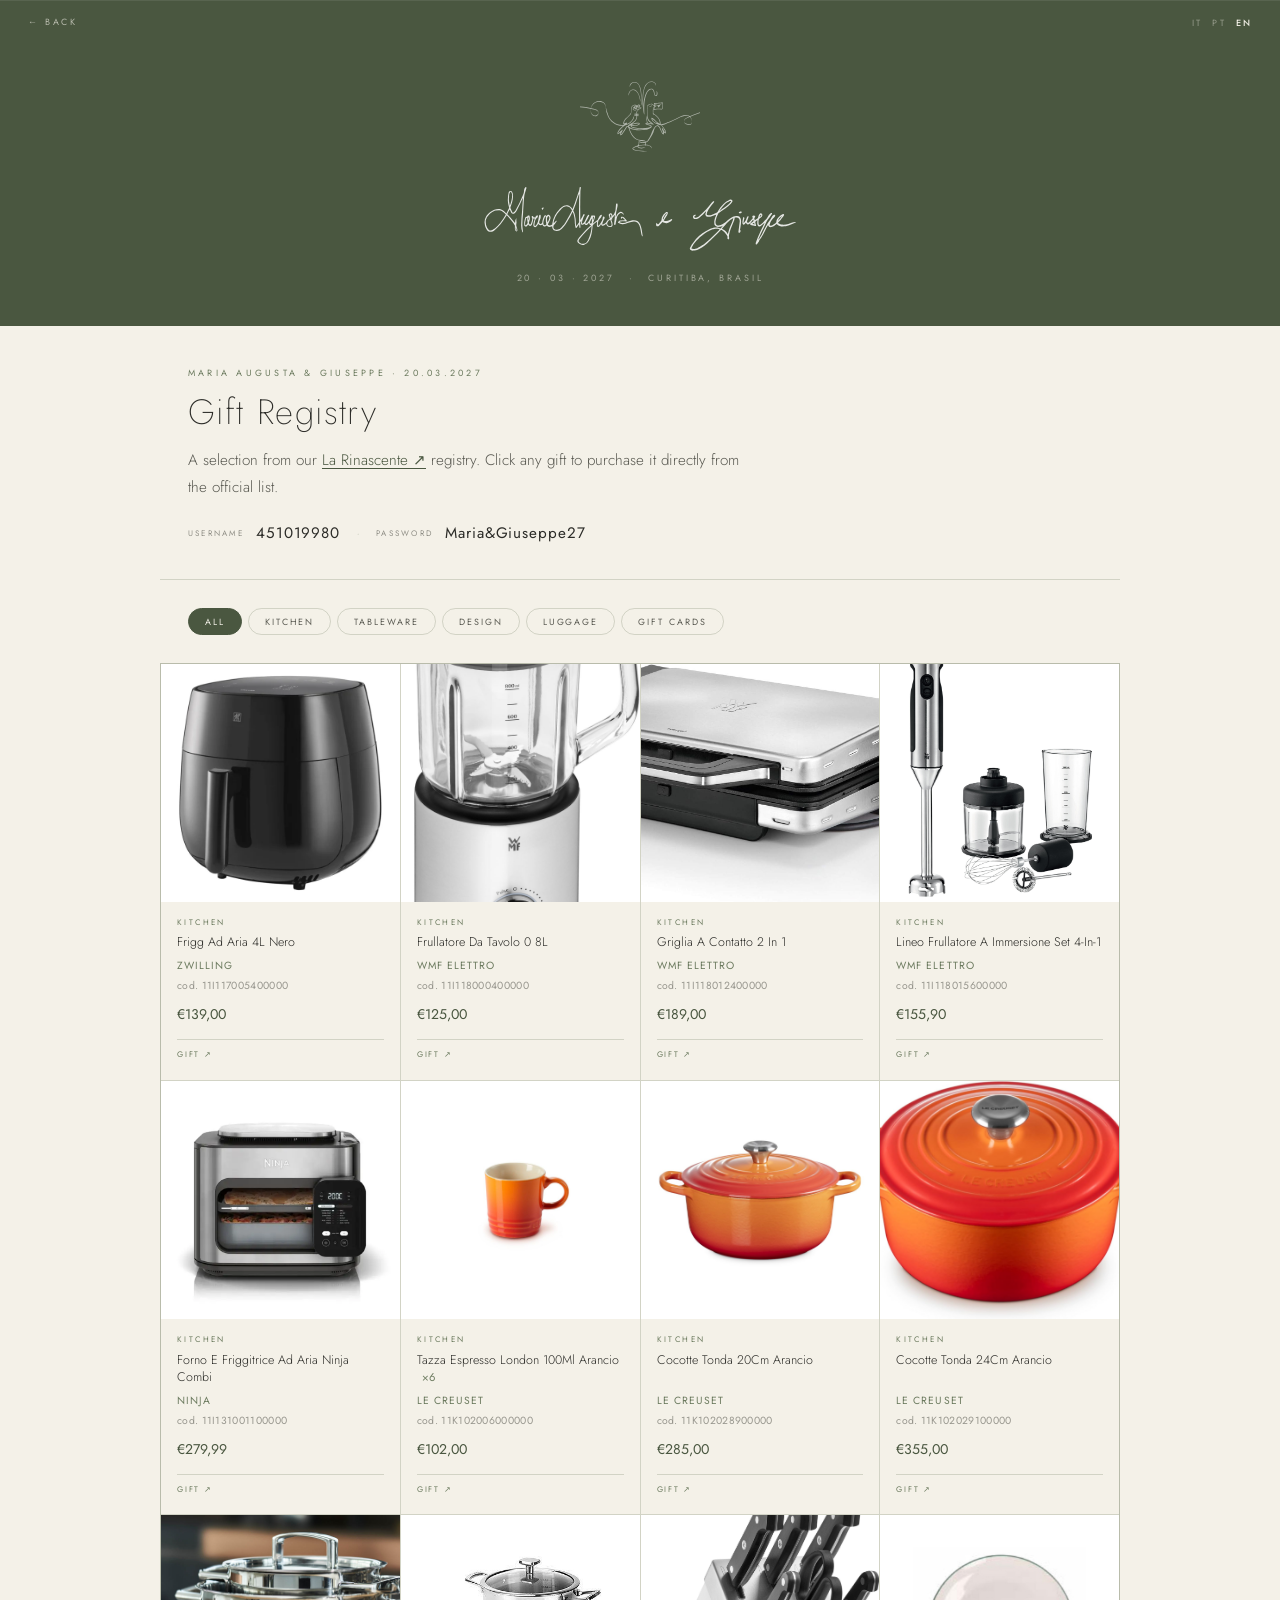
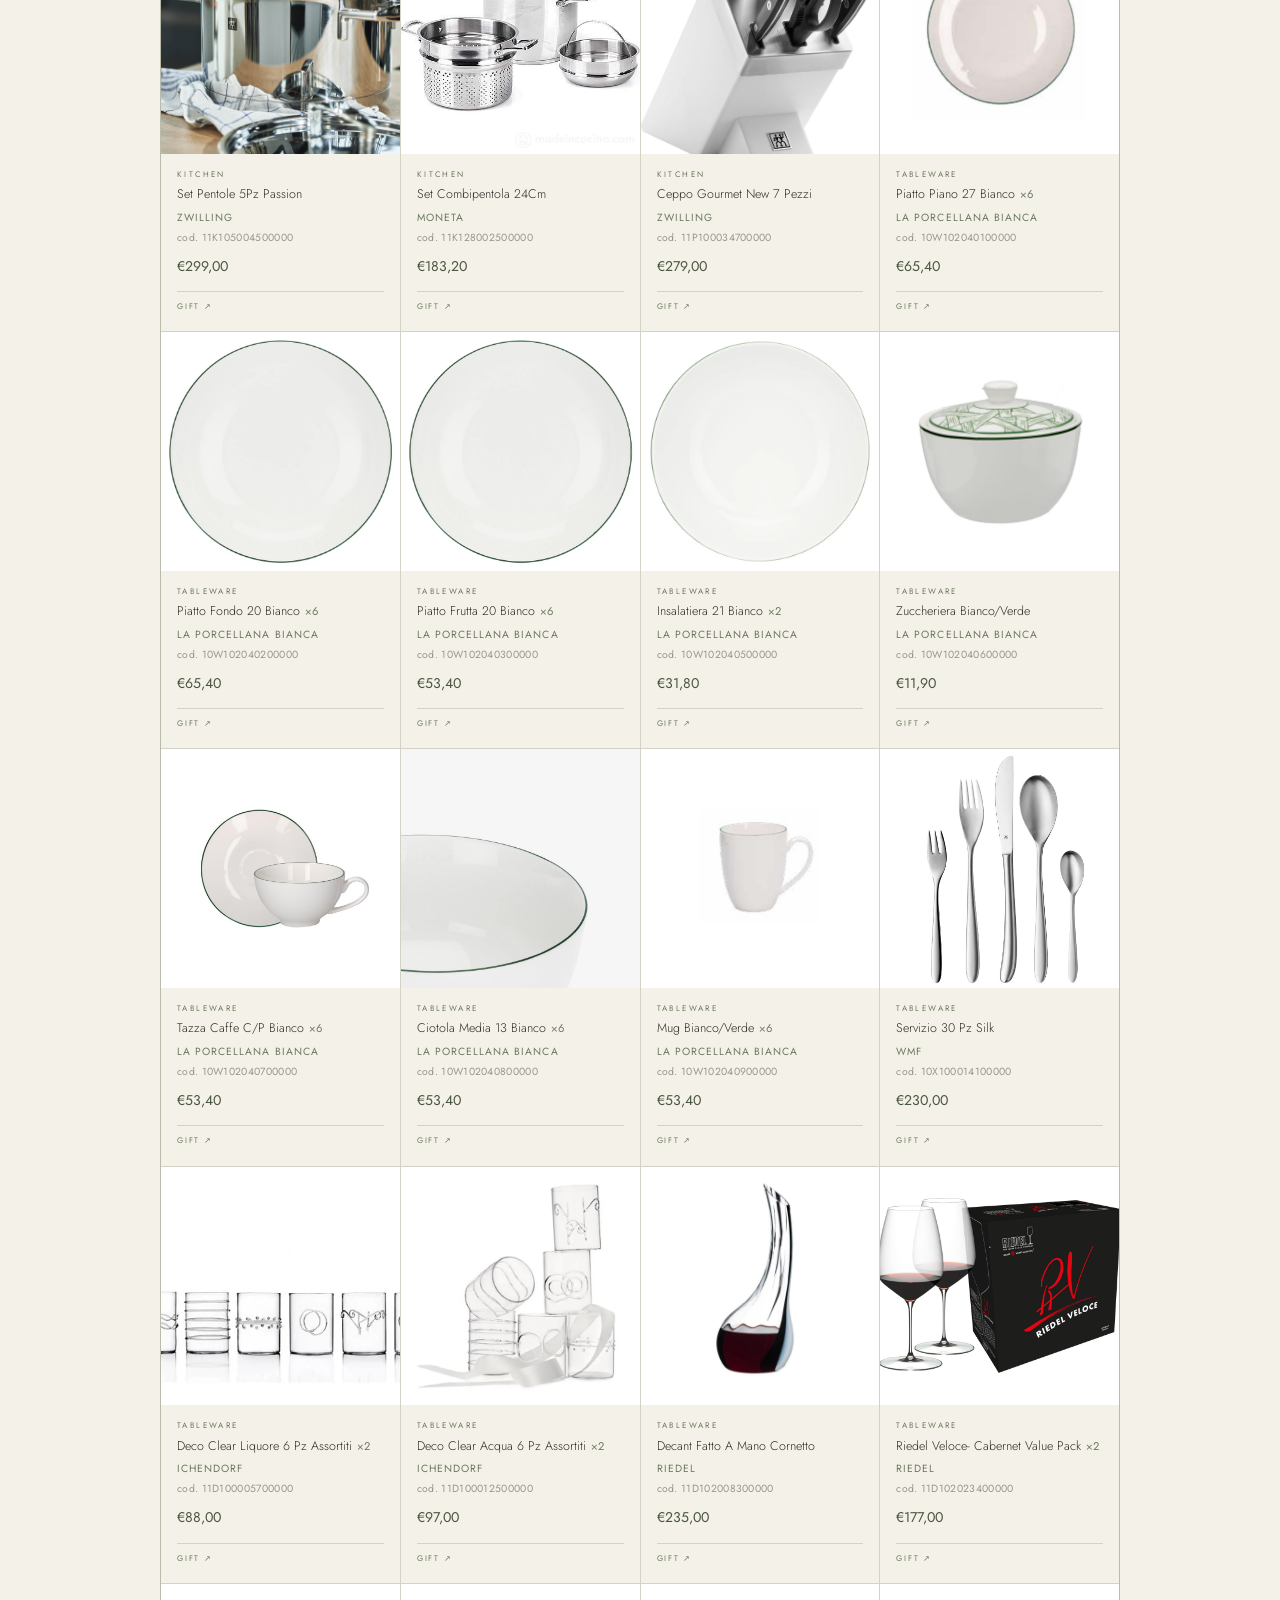
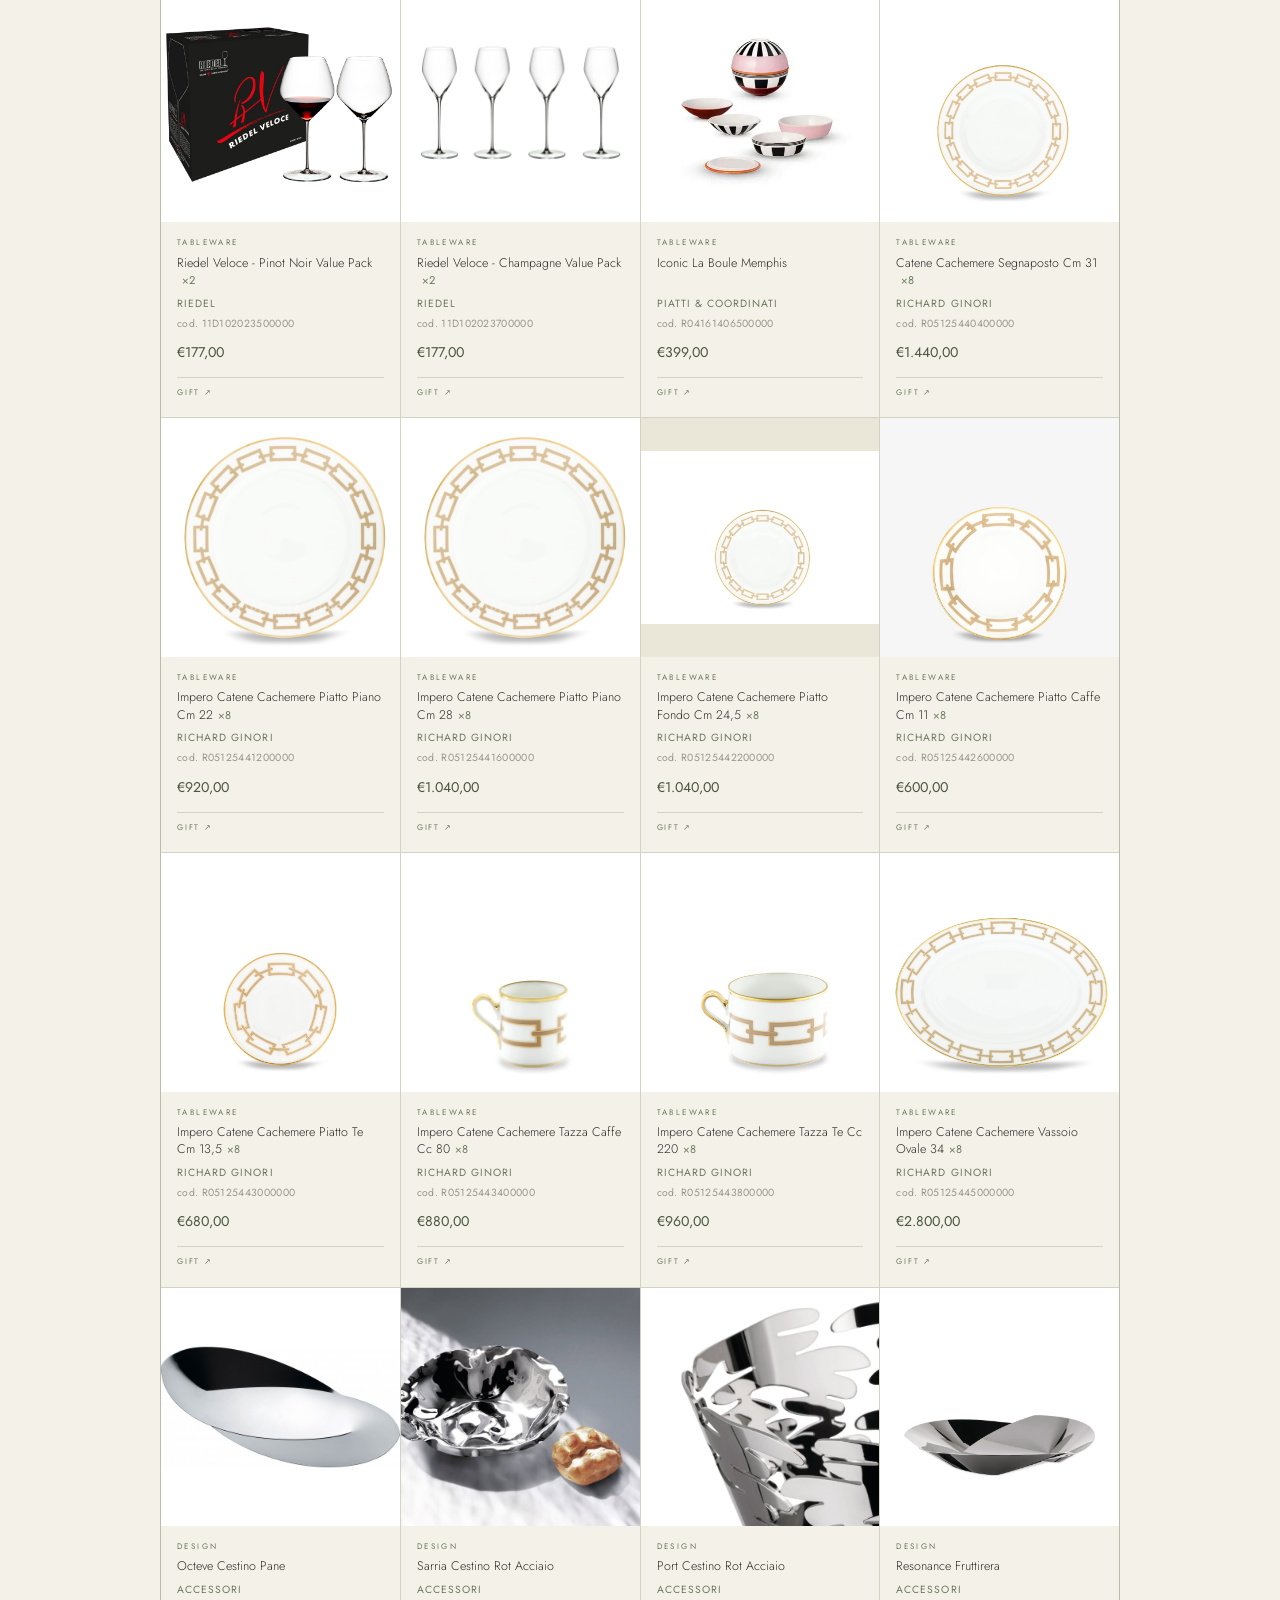
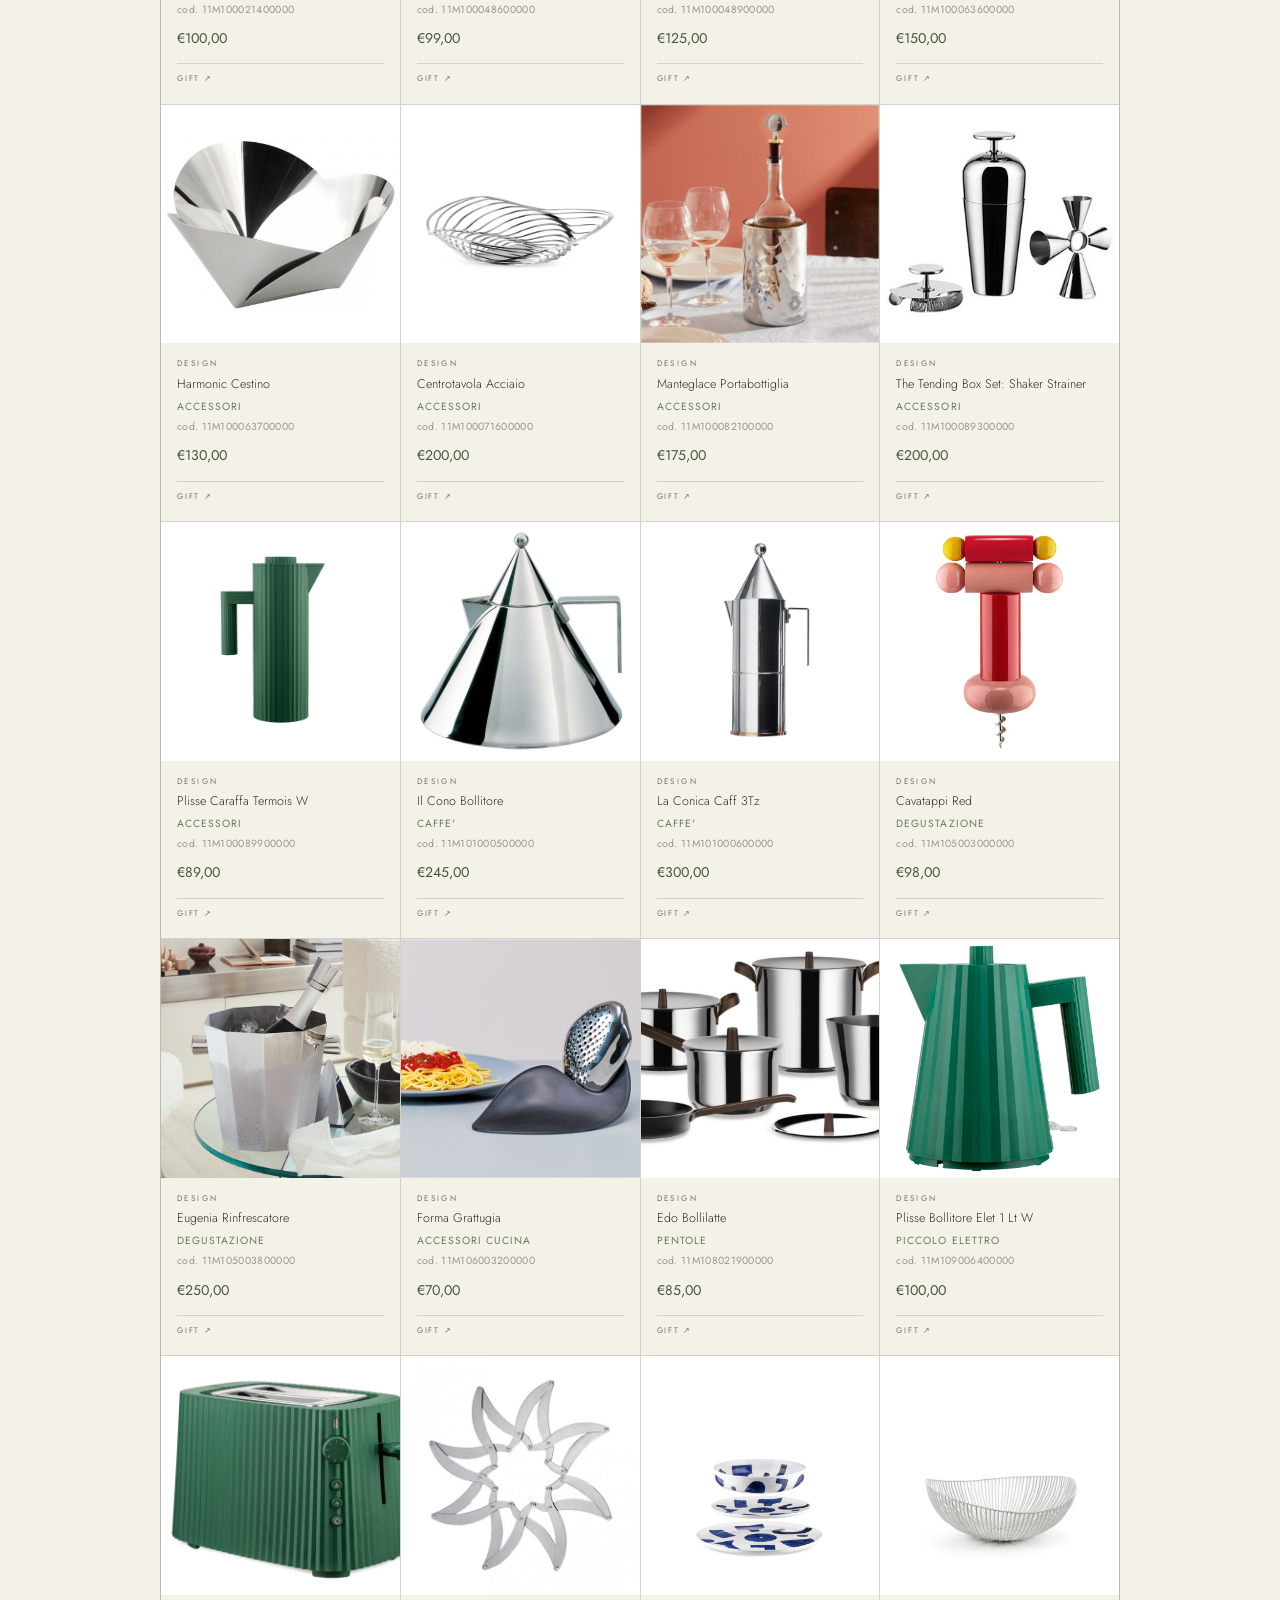
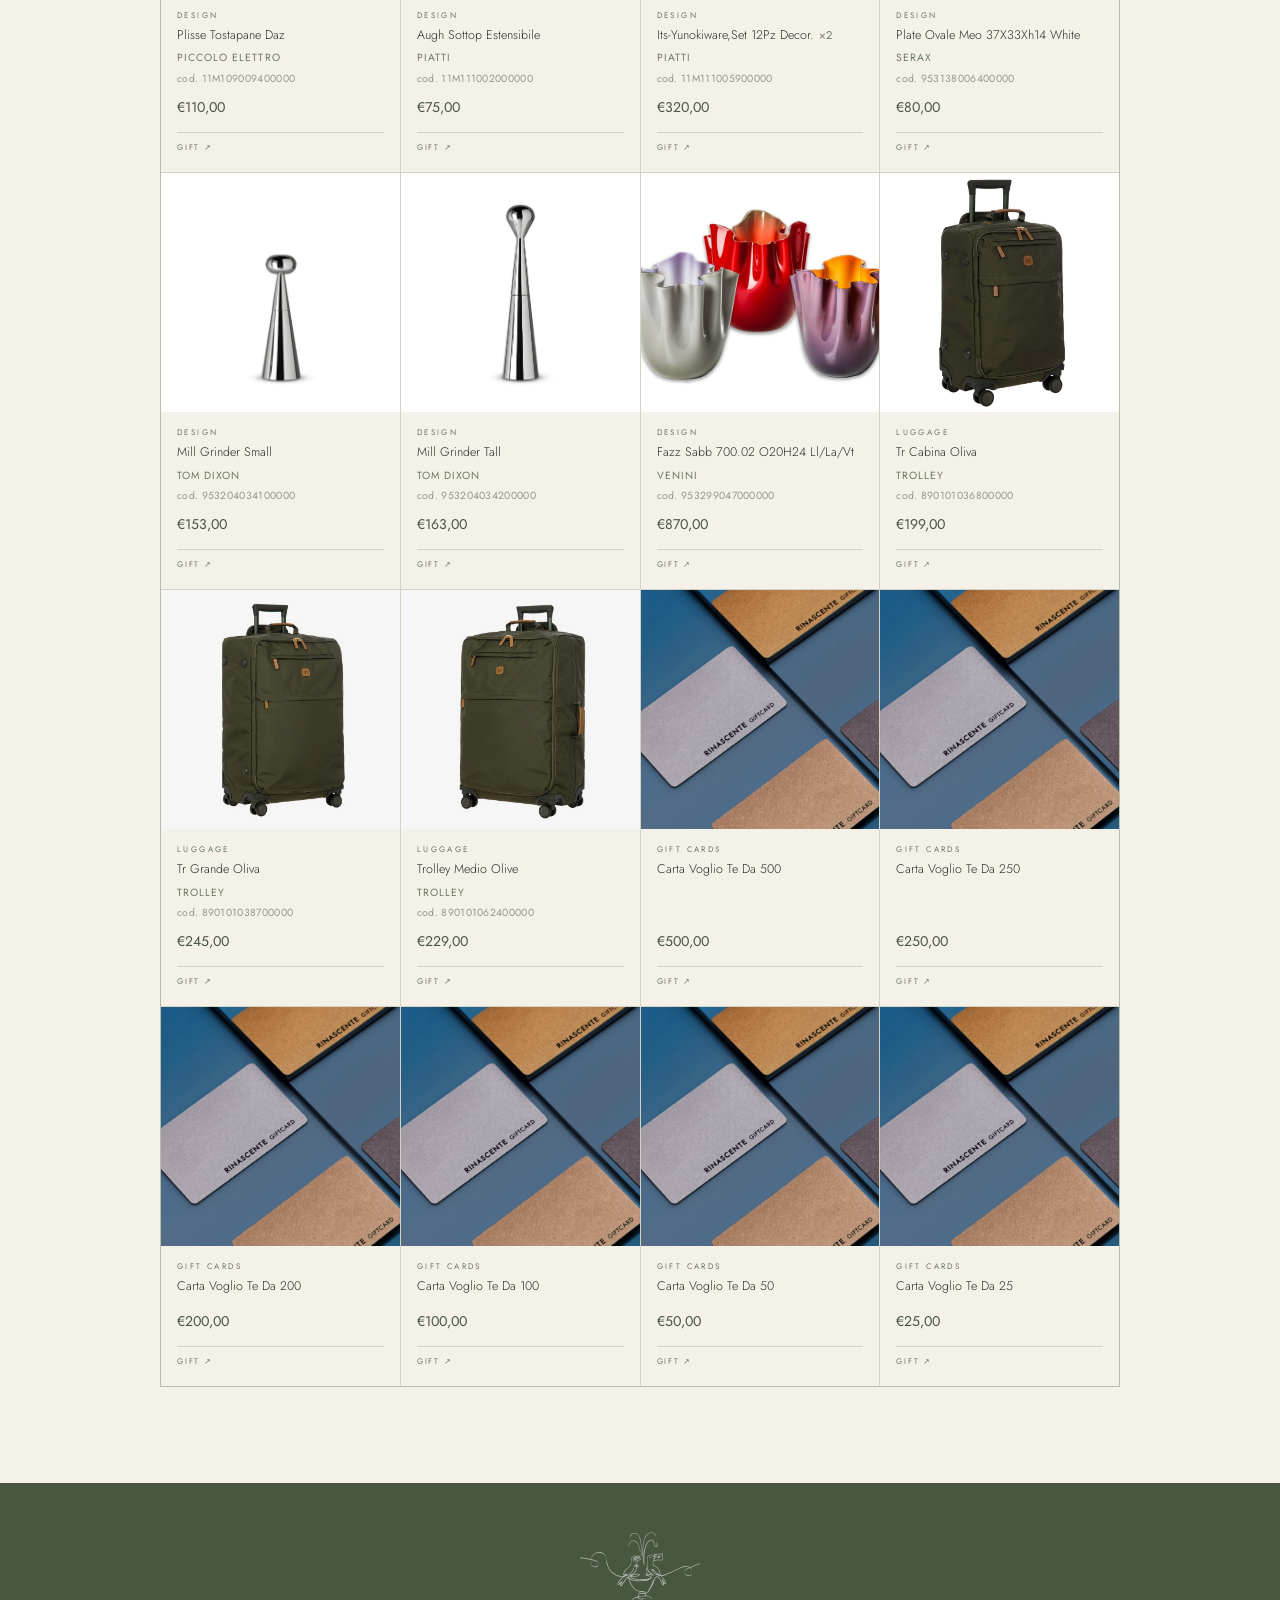
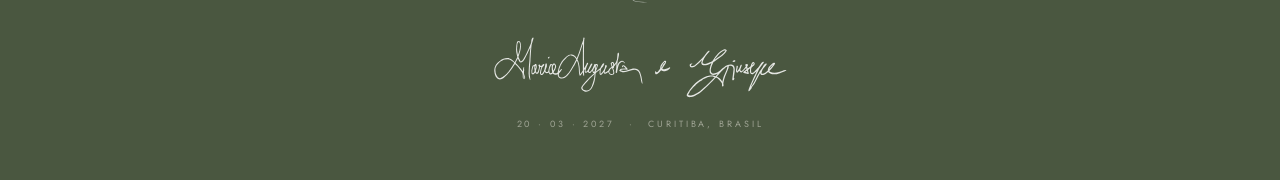
<file: matrimonio/lista - Copia.html>
<!doctype html>
<html>
<head>
<meta charset="utf-8">
<meta name="viewport" content="width=device-width, initial-scale=1">
<title>Lista Regali · Maria Augusta &amp; Giuseppe</title>
<meta name="robots" content="noindex, nofollow">
<link rel="icon" type="image/svg+xml" href="data:image/svg+xml,<svg xmlns='http://www.w3.org/2000/svg' viewBox='0 0 32 32'><rect width='32' height='32' fill='%23F4F1E8'/><text x='16' y='23' text-anchor='middle' font-size='20' font-family='Georgia,serif' fill='%234A5740'>♡</text></svg>">
<link rel="preconnect" href="https://fonts.googleapis.com">
<link rel="preconnect" href="https://fonts.gstatic.com" crossorigin>
<link rel="stylesheet" href="https://fonts.googleapis.com/css2?family=Jost:ital,wght@0,200;0,300;0,400;0,500;1,300;1,400&display=swap">
<style>
:root {
  --cream:      #F4F1E8;
  --cream-deep: #EAE6D8;
  --sage:       #6B7A5E;
  --sage-dark:  #4A5740;
  --sage-light: #8A9A7A;
  --ink:        #2C2C28;
  --ink-soft:   #5A5A52;
  --line:       rgba(107,122,94,0.25);
  --font: 'Jost', 'Futura', 'Century Gothic', sans-serif;
  color-scheme: light;
}
*, *::before, *::after { box-sizing: border-box; margin: 0; padding: 0; }
html { scroll-behavior: smooth; }
body {
  background: var(--cream);
  color: var(--ink);
  font-family: var(--font);
  font-size: 16px;
  line-height: 1.65;
  min-height: 100dvh;
}
img { max-width: 100%; display: block; }
a { text-decoration: none; }

/* TOP BAR */
.top-bar {
  position: sticky; top: 0; z-index: 100;
  background: var(--sage-dark);
  display: flex; align-items: center; justify-content: space-between;
  padding: 0 28px; height: 52px; gap: 16px;
}
.top-bar-back {
  font-family: var(--font); font-size: 9px; letter-spacing: 0.28em;
  text-transform: uppercase; color: var(--cream); opacity: 0.75;
  transition: opacity 0.15s;
}
.top-bar-back:hover { opacity: 1; }
.top-bar-logo {
  font-family: var(--font); font-size: 13px; letter-spacing: 0.32em;
  font-weight: 300; color: var(--cream); opacity: 0.9;
  flex: 1; text-align: center; transition: opacity 0.15s;
}
.top-bar-logo:hover { opacity: 1; }
.lang-switcher { display: flex; gap: 10px; }
.lang-btn {
  font-family: var(--font); font-size: 9px; letter-spacing: 0.24em;
  text-transform: uppercase; background: none; border: none;
  color: var(--cream); opacity: 0.5; cursor: pointer; padding: 4px 0;
  transition: opacity 0.15s;
}
.lang-btn:hover { opacity: 0.85; }
.lang-btn.active { opacity: 1; font-weight: 500; }

/* FILTERS */
.filters-wrap {
  padding: 28px 28px 0; max-width: 960px; margin: 0 auto;
  display: flex; gap: 6px; flex-wrap: wrap;
}
.filter-btn {
  font-family: var(--font); font-size: 9px; letter-spacing: 0.22em;
  text-transform: uppercase; font-weight: 400; background: transparent;
  border: 1px solid var(--line); color: var(--ink-soft);
  padding: 6px 16px; border-radius: 20px; cursor: pointer;
  transition: background 0.18s, border-color 0.18s, color 0.18s;
}
.filter-btn:hover, .filter-btn.active {
  background: var(--sage-dark); border-color: var(--sage-dark); color: var(--cream);
}

/* GRID */
.catalog-grid {
  display: grid; grid-template-columns: repeat(4, 1fr);
  gap: 1px; background: var(--line);
  max-width: 960px; margin: 28px auto 0;
  border: 1px solid var(--line);
}
.gift-card {
  background: var(--cream); display: flex; flex-direction: column;
  text-decoration: none; transition: background 0.18s; overflow: hidden;
}
.gift-card:hover { background: var(--cream-deep); }
.gift-card[hidden] { display: none !important; }

/* card image */
.gift-card-img {
  width: 100%; aspect-ratio: 1 / 1; overflow: hidden;
  background: var(--cream-deep);
  display: flex; align-items: center; justify-content: center;
  font-size: 2rem; color: var(--sage-light);
}
.gift-card-img.no-img::after { content: "♡"; }
.gift-card-img img {
  width: 100%; height: 100%; object-fit: cover; display: block;
  transition: transform 0.3s;
}
.gift-card:hover .gift-card-img img { transform: scale(1.04); }

/* card body */
.gift-card-body {
  padding: 14px 16px 18px; display: flex; flex-direction: column;
  flex: 1; gap: 5px;
}
.gift-card-dept {
  font-family: var(--font); font-size: 8px; letter-spacing: 0.30em;
  text-transform: uppercase; color: var(--sage);
}
.gift-card-brand {
  font-family: var(--font); font-size: 0.65rem; font-weight: 400;
  color: var(--sage); text-transform: uppercase; letter-spacing: 0.10em;
}
.gift-card-name {
  font-family: var(--font); font-size: 0.78rem; font-weight: 300;
  color: var(--ink); line-height: 1.4; flex: 1;
}
.card-qty {
  display: inline-block; margin-left: 5px;
  font-size: 0.7rem; color: var(--sage); font-weight: 400;
}
.card-code {
  display: block; font-size: 0.65rem; color: var(--ink-soft);
  opacity: 0.6; letter-spacing: 0.03em; margin-top: -2px;
}
.gift-card-price {
  font-family: var(--font); font-size: 0.88rem; font-weight: 400;
  color: var(--sage-dark); margin-top: 4px;
}
.gift-card-cta {
  font-family: var(--font); font-size: 8px; letter-spacing: 0.22em;
  text-transform: uppercase; color: var(--sage);
  margin-top: 8px; padding-top: 8px; border-top: 1px solid var(--line);
}
.gift-card:hover .gift-card-cta { color: var(--sage-dark); }

/* SITE HEADER */
.site-header {
  background: var(--sage-dark);
  text-align: center;
  padding: 36px 24px 40px;
}
.site-header-birds {
  width: 120px; height: auto;
  margin: 0 auto 22px;
  opacity: 0.55;
  filter: brightness(0) invert(1);
}
.site-header-names {
  max-width: 320px; width: 100%; height: auto;
  margin: 0 auto 14px;
  filter: brightness(0) invert(1);
  opacity: 0.85;
}
.site-header-date {
  font-family: var(--font); font-size: 9px; letter-spacing: 0.32em;
  text-transform: uppercase; font-weight: 400;
  color: var(--cream); opacity: 0.5;
}

/* NAV BAR */
.nav-bar {
  position: sticky; top: 0; z-index: 100;
  background: var(--sage-dark);
  display: flex; align-items: center; justify-content: space-between;
  padding: 0 28px; height: 44px; gap: 16px;
  border-top: 1px solid rgba(255,255,255,0.08);
}
.nav-bar-back {
  font-family: var(--font); font-size: 9px; letter-spacing: 0.28em;
  text-transform: uppercase; color: var(--cream); opacity: 0.65;
  transition: opacity 0.15s;
}
.nav-bar-back:hover { opacity: 1; }
.lang-switcher { display: flex; gap: 10px; }
.lang-btn {
  font-family: var(--font); font-size: 9px; letter-spacing: 0.24em;
  text-transform: uppercase; background: none; border: none;
  color: var(--cream); opacity: 0.45; cursor: pointer; padding: 4px 0;
  transition: opacity 0.15s;
}
.lang-btn:hover { opacity: 0.85; }
.lang-btn.active { opacity: 1; font-weight: 500; }

/* PAGE INTRO */
.page-header {
  padding: 40px 28px 32px; max-width: 960px; margin: 0 auto;
  border-bottom: 1px solid var(--line);
}
.page-eyebrow {
  font-family: var(--font); font-size: 9px; letter-spacing: 0.36em;
  text-transform: uppercase; font-weight: 400; color: var(--sage); margin-bottom: 10px;
}
.page-title {
  font-family: var(--font); font-size: clamp(1.4rem, 3.5vw, 2.2rem);
  font-weight: 200; letter-spacing: 0.04em; color: var(--ink);
  line-height: 1.2; margin-bottom: 14px;
}
.page-subtitle {
  font-family: var(--font); font-size: 0.95rem; font-weight: 300;
  color: var(--ink-soft); max-width: 560px; line-height: 1.75;
  margin-bottom: 20px;
}
.page-subtitle a { color: var(--sage-dark); text-decoration: underline; text-underline-offset: 3px; }

/* LOGIN INLINE */
.login-inline {
  display: flex; align-items: center; gap: 12px; flex-wrap: wrap;
  max-width: 560px;
}
.login-inline-label {
  font-family: var(--font); font-size: 8px; letter-spacing: 0.28em;
  text-transform: uppercase; color: var(--ink-soft); opacity: 0.65;
}
.login-inline-value {
  font-family: var(--font); font-size: 0.95rem; font-weight: 400;
  letter-spacing: 0.06em; color: var(--ink);
}
.login-inline-sep {
  color: var(--line); font-weight: 300; margin: 0 4px;
}

/* CATALOG BOTTOM BREATH */
.catalog-end-spacer {
  height: 96px;
}

/* FOOTER */
.page-footer {
  background: var(--sage-dark);
  text-align: center;
  padding: 48px 24px;
}
.footer-birds {
  width: 120px; height: auto;
  margin: 0 auto 22px;
  opacity: 0.55;
  filter: brightness(0) invert(1);
}
.footer-names {
  max-width: 300px; width: 100%; height: auto;
  margin: 0 auto 14px;
  filter: brightness(0) invert(1);
  opacity: 0.85;
}
.footer-date {
  font-family: var(--font); font-size: 9px; letter-spacing: 0.32em;
  text-transform: uppercase; font-weight: 400;
  color: var(--cream); opacity: 0.5;
}

/* LANGUAGE — mirrors index.html: class on body */
[data-lang-inline] { display: none; }
.lang-it [data-lang-inline="it"],
.lang-pt [data-lang-inline="pt"],
.lang-en [data-lang-inline="en"] { display: inline; }

/* RESPONSIVE */
@media (max-width: 860px) {
  .catalog-grid { grid-template-columns: repeat(3, 1fr); }
}
@media (max-width: 580px) {
  .catalog-grid { grid-template-columns: repeat(2, 1fr); }
  .nav-bar { padding: 0 16px; }
  .page-header, .filters-wrap { padding-inline: 16px; }
  .site-header { padding: 36px 16px 28px; }
}
</style>
</head>
<body>

<div class="nav-bar">
  <a class="nav-bar-back" href="index.html">
    <span data-lang-inline="it">← Indietro</span>
    <span data-lang-inline="pt">← Voltar</span>
    <span data-lang-inline="en">← Back</span>
  </a>
  <div class="lang-switcher" role="group" aria-label="Language">
    <button class="lang-btn" onclick="setLang('it')">IT</button>
    <button class="lang-btn" onclick="setLang('pt')">PT</button>
    <button class="lang-btn" onclick="setLang('en')">EN</button>
  </div>
</div>

<header class="site-header">
  <img class="site-header-birds" src="assets/birds-footer.svg" alt="">
  <img class="site-header-names" src="assets/names-signature.svg" alt="Maria Augusta &amp; Giuseppe">
  <p class="site-header-date">20 · 03 · 2027 &ensp;·&ensp; Curitiba, Brasil</p>
</header>

<div class="page-header">
  <p class="page-eyebrow">Maria Augusta &amp; Giuseppe · 20.03.2027</p>
  <h1 class="page-title">
    <span data-lang-inline="it">Lista Regali</span>
    <span data-lang-inline="pt">Lista de Presentes</span>
    <span data-lang-inline="en">Gift Registry</span>
  </h1>
  <p class="page-subtitle">
    <span data-lang-inline="it">
      Una selezione dalla nostra lista <a href="https://www.rinascentelistanozze.it/ListaNozze/it/AreaDonatori/5697/Regali" target="_blank" rel="noopener">La Rinascente ↗</a>.
      Clicca su un regalo per acquistarlo direttamente dalla lista ufficiale.
    </span>
    <span data-lang-inline="pt">
      Uma seleção da nossa lista <a href="https://www.rinascentelistanozze.it/ListaNozze/it/AreaDonatori/5697/Regali" target="_blank" rel="noopener">La Rinascente ↗</a>.
      Clique em um presente para comprá-lo diretamente da lista oficial.
    </span>
    <span data-lang-inline="en">
      A selection from our <a href="https://www.rinascentelistanozze.it/ListaNozze/it/AreaDonatori/5697/Regali" target="_blank" rel="noopener">La Rinascente ↗</a> registry.
      Click any gift to purchase it directly from the official list.
    </span>
  </p>
  <div class="login-inline">
    <span class="login-inline-label">
      <span data-lang-inline="it">Utente</span>
      <span data-lang-inline="pt">Usuário</span>
      <span data-lang-inline="en">Username</span>
    </span>
    <span class="login-inline-value">451019980</span>
    <span class="login-inline-sep">·</span>
    <span class="login-inline-label">Password</span>
    <span class="login-inline-value">Maria&amp;Giuseppe27</span>
  </div>
</div>

<div class="filters-wrap">
      <button class="filter-btn active" data-dept="all"><span data-lang-inline="it">Tutti</span><span data-lang-inline="pt">Todos</span><span data-lang-inline="en">All</span></button>
      <button class="filter-btn" data-dept="kitchenware"><span data-lang-inline="it">Cucina</span><span data-lang-inline="pt">Cozinha</span><span data-lang-inline="en">Kitchen</span></button>
      <button class="filter-btn" data-dept="tableware"><span data-lang-inline="it">Tavola</span><span data-lang-inline="pt">Mesa</span><span data-lang-inline="en">Tableware</span></button>
      <button class="filter-btn" data-dept="design"><span data-lang-inline="it">Design</span><span data-lang-inline="pt">Design</span><span data-lang-inline="en">Design</span></button>
      <button class="filter-btn" data-dept="travel"><span data-lang-inline="it">Valigie</span><span data-lang-inline="pt">Malas</span><span data-lang-inline="en">Luggage</span></button>
      <button class="filter-btn" data-dept="gift-cards"><span data-lang-inline="it">Gift Card</span><span data-lang-inline="pt">Gift Card</span><span data-lang-inline="en">Gift Cards</span></button>
</div>

<div class="catalog-grid">

      <a class="gift-card" data-dept="kitchenware" href="https://www.rinascentelistanozze.it/ListaNozze/it/AreaDonatori/5697/Regali" target="_blank" rel="noopener">
        <div class="gift-card-img"><img src="assets/gifts/frigg-ad-aria-4l-nero.webp" alt="Frigg  Ad Aria 4L Nero" loading="lazy" onerror="this.parentNode.classList.add('no-img');this.remove()"></div>
        <div class="gift-card-body">
          <p class="gift-card-dept"><span data-lang-inline="it">Cucina</span><span data-lang-inline="pt">Cozinha</span><span data-lang-inline="en">Kitchen</span></p>
          <p class="gift-card-name">Frigg  Ad Aria 4L Nero</p>
          <p class="gift-card-brand">Zwilling</p>
          <span class="card-code">cod. 11I117005400000</span>
          <p class="gift-card-price">€139,00</p>
          <p class="gift-card-cta"><span data-lang-inline="it">Regala ↗</span><span data-lang-inline="pt">Presentear ↗</span><span data-lang-inline="en">Gift ↗</span></p>
        </div>
      </a>
      <a class="gift-card" data-dept="kitchenware" href="https://www.rinascentelistanozze.it/ListaNozze/it/AreaDonatori/5697/Regali" target="_blank" rel="noopener">
        <div class="gift-card-img"><img src="assets/gifts/frullatore-da-tavolo-0-8l.jpg" alt="Frullatore Da Tavolo 0 8L" loading="lazy" onerror="this.parentNode.classList.add('no-img');this.remove()"></div>
        <div class="gift-card-body">
          <p class="gift-card-dept"><span data-lang-inline="it">Cucina</span><span data-lang-inline="pt">Cozinha</span><span data-lang-inline="en">Kitchen</span></p>
          <p class="gift-card-name">Frullatore Da Tavolo 0 8L</p>
          <p class="gift-card-brand">Wmf Elettro</p>
          <span class="card-code">cod. 11I118000400000</span>
          <p class="gift-card-price">€125,00</p>
          <p class="gift-card-cta"><span data-lang-inline="it">Regala ↗</span><span data-lang-inline="pt">Presentear ↗</span><span data-lang-inline="en">Gift ↗</span></p>
        </div>
      </a>
      <a class="gift-card" data-dept="kitchenware" href="https://www.rinascentelistanozze.it/ListaNozze/it/AreaDonatori/5697/Regali" target="_blank" rel="noopener">
        <div class="gift-card-img"><img src="assets/gifts/griglia-a-contatto-2-in-1.jpg" alt="Griglia A Contatto 2 In 1" loading="lazy" onerror="this.parentNode.classList.add('no-img');this.remove()"></div>
        <div class="gift-card-body">
          <p class="gift-card-dept"><span data-lang-inline="it">Cucina</span><span data-lang-inline="pt">Cozinha</span><span data-lang-inline="en">Kitchen</span></p>
          <p class="gift-card-name">Griglia A Contatto 2 In 1</p>
          <p class="gift-card-brand">Wmf Elettro</p>
          <span class="card-code">cod. 11I118012400000</span>
          <p class="gift-card-price">€189,00</p>
          <p class="gift-card-cta"><span data-lang-inline="it">Regala ↗</span><span data-lang-inline="pt">Presentear ↗</span><span data-lang-inline="en">Gift ↗</span></p>
        </div>
      </a>
      <a class="gift-card" data-dept="kitchenware" href="https://www.rinascentelistanozze.it/ListaNozze/it/AreaDonatori/5697/Regali" target="_blank" rel="noopener">
        <div class="gift-card-img"><img src="assets/gifts/lineo-frullatore-a-immersione-set-4-in-1.jpg" alt="Lineo Frullatore A Immersione Set 4-In-1" loading="lazy" onerror="this.parentNode.classList.add('no-img');this.remove()"></div>
        <div class="gift-card-body">
          <p class="gift-card-dept"><span data-lang-inline="it">Cucina</span><span data-lang-inline="pt">Cozinha</span><span data-lang-inline="en">Kitchen</span></p>
          <p class="gift-card-name">Lineo Frullatore A Immersione Set 4-In-1</p>
          <p class="gift-card-brand">Wmf Elettro</p>
          <span class="card-code">cod. 11I118015600000</span>
          <p class="gift-card-price">€155,90</p>
          <p class="gift-card-cta"><span data-lang-inline="it">Regala ↗</span><span data-lang-inline="pt">Presentear ↗</span><span data-lang-inline="en">Gift ↗</span></p>
        </div>
      </a>
      <a class="gift-card" data-dept="kitchenware" href="https://www.rinascentelistanozze.it/ListaNozze/it/AreaDonatori/5697/Regali" target="_blank" rel="noopener">
        <div class="gift-card-img"><img src="assets/gifts/forno-e-friggitrice-ad-aria-ninja-combi.webp" alt="Forno E Friggitrice Ad Aria Ninja Combi" loading="lazy" onerror="this.parentNode.classList.add('no-img');this.remove()"></div>
        <div class="gift-card-body">
          <p class="gift-card-dept"><span data-lang-inline="it">Cucina</span><span data-lang-inline="pt">Cozinha</span><span data-lang-inline="en">Kitchen</span></p>
          <p class="gift-card-name">Forno E Friggitrice Ad Aria Ninja Combi</p>
          <p class="gift-card-brand">Ninja</p>
          <span class="card-code">cod. 11I131001100000</span>
          <p class="gift-card-price">€279,99</p>
          <p class="gift-card-cta"><span data-lang-inline="it">Regala ↗</span><span data-lang-inline="pt">Presentear ↗</span><span data-lang-inline="en">Gift ↗</span></p>
        </div>
      </a>
      <a class="gift-card" data-dept="kitchenware" href="https://www.rinascentelistanozze.it/ListaNozze/it/AreaDonatori/5697/Regali" target="_blank" rel="noopener">
        <div class="gift-card-img"><img src="assets/gifts/tazza-espresso-london-100ml-arancio.jpg" alt="Tazza Espresso London 100Ml Arancio" loading="lazy" onerror="this.parentNode.classList.add('no-img');this.remove()"></div>
        <div class="gift-card-body">
          <p class="gift-card-dept"><span data-lang-inline="it">Cucina</span><span data-lang-inline="pt">Cozinha</span><span data-lang-inline="en">Kitchen</span></p>
          <p class="gift-card-name">Tazza Espresso London 100Ml Arancio<span class="card-qty">×6</span></p>
          <p class="gift-card-brand">Le Creuset</p>
          <span class="card-code">cod. 11K102006000000</span>
          <p class="gift-card-price">€102,00</p>
          <p class="gift-card-cta"><span data-lang-inline="it">Regala ↗</span><span data-lang-inline="pt">Presentear ↗</span><span data-lang-inline="en">Gift ↗</span></p>
        </div>
      </a>
      <a class="gift-card" data-dept="kitchenware" href="https://www.rinascentelistanozze.it/ListaNozze/it/AreaDonatori/5697/Regali" target="_blank" rel="noopener">
        <div class="gift-card-img"><img src="assets/gifts/cocotte-tonda-20cm-arancio.jpg" alt="Cocotte Tonda 20Cm Arancio" loading="lazy" onerror="this.parentNode.classList.add('no-img');this.remove()"></div>
        <div class="gift-card-body">
          <p class="gift-card-dept"><span data-lang-inline="it">Cucina</span><span data-lang-inline="pt">Cozinha</span><span data-lang-inline="en">Kitchen</span></p>
          <p class="gift-card-name">Cocotte Tonda 20Cm Arancio</p>
          <p class="gift-card-brand">Le Creuset</p>
          <span class="card-code">cod. 11K102028900000</span>
          <p class="gift-card-price">€285,00</p>
          <p class="gift-card-cta"><span data-lang-inline="it">Regala ↗</span><span data-lang-inline="pt">Presentear ↗</span><span data-lang-inline="en">Gift ↗</span></p>
        </div>
      </a>
      <a class="gift-card" data-dept="kitchenware" href="https://www.rinascentelistanozze.it/ListaNozze/it/AreaDonatori/5697/Regali" target="_blank" rel="noopener">
        <div class="gift-card-img"><img src="assets/gifts/cocotte-tonda-24cm-arancio.jpg" alt="Cocotte Tonda 24Cm Arancio" loading="lazy" onerror="this.parentNode.classList.add('no-img');this.remove()"></div>
        <div class="gift-card-body">
          <p class="gift-card-dept"><span data-lang-inline="it">Cucina</span><span data-lang-inline="pt">Cozinha</span><span data-lang-inline="en">Kitchen</span></p>
          <p class="gift-card-name">Cocotte Tonda 24Cm Arancio</p>
          <p class="gift-card-brand">Le Creuset</p>
          <span class="card-code">cod. 11K102029100000</span>
          <p class="gift-card-price">€355,00</p>
          <p class="gift-card-cta"><span data-lang-inline="it">Regala ↗</span><span data-lang-inline="pt">Presentear ↗</span><span data-lang-inline="en">Gift ↗</span></p>
        </div>
      </a>
      <a class="gift-card" data-dept="kitchenware" href="https://www.rinascentelistanozze.it/ListaNozze/it/AreaDonatori/5697/Regali" target="_blank" rel="noopener">
        <div class="gift-card-img"><img src="assets/gifts/set-pentole-5pz-passion.jpg" alt="Set Pentole 5Pz Passion" loading="lazy" onerror="this.parentNode.classList.add('no-img');this.remove()"></div>
        <div class="gift-card-body">
          <p class="gift-card-dept"><span data-lang-inline="it">Cucina</span><span data-lang-inline="pt">Cozinha</span><span data-lang-inline="en">Kitchen</span></p>
          <p class="gift-card-name">Set Pentole 5Pz Passion</p>
          <p class="gift-card-brand">Zwilling</p>
          <span class="card-code">cod. 11K105004500000</span>
          <p class="gift-card-price">€299,00</p>
          <p class="gift-card-cta"><span data-lang-inline="it">Regala ↗</span><span data-lang-inline="pt">Presentear ↗</span><span data-lang-inline="en">Gift ↗</span></p>
        </div>
      </a>
      <a class="gift-card" data-dept="kitchenware" href="https://www.rinascentelistanozze.it/ListaNozze/it/AreaDonatori/5697/Regali" target="_blank" rel="noopener">
        <div class="gift-card-img"><img src="assets/gifts/set-combipentola-24cm.jpg" alt="Set Combipentola 24Cm" loading="lazy" onerror="this.parentNode.classList.add('no-img');this.remove()"></div>
        <div class="gift-card-body">
          <p class="gift-card-dept"><span data-lang-inline="it">Cucina</span><span data-lang-inline="pt">Cozinha</span><span data-lang-inline="en">Kitchen</span></p>
          <p class="gift-card-name">Set Combipentola 24Cm</p>
          <p class="gift-card-brand">Moneta</p>
          <span class="card-code">cod. 11K128002500000</span>
          <p class="gift-card-price">€183,20</p>
          <p class="gift-card-cta"><span data-lang-inline="it">Regala ↗</span><span data-lang-inline="pt">Presentear ↗</span><span data-lang-inline="en">Gift ↗</span></p>
        </div>
      </a>
      <a class="gift-card" data-dept="kitchenware" href="https://www.rinascentelistanozze.it/ListaNozze/it/AreaDonatori/5697/Regali" target="_blank" rel="noopener">
        <div class="gift-card-img"><img src="assets/gifts/ceppo-gourmet-new-7-pezzi.jpg" alt="Ceppo Gourmet New 7 Pezzi" loading="lazy" onerror="this.parentNode.classList.add('no-img');this.remove()"></div>
        <div class="gift-card-body">
          <p class="gift-card-dept"><span data-lang-inline="it">Cucina</span><span data-lang-inline="pt">Cozinha</span><span data-lang-inline="en">Kitchen</span></p>
          <p class="gift-card-name">Ceppo Gourmet New 7 Pezzi</p>
          <p class="gift-card-brand">Zwilling</p>
          <span class="card-code">cod. 11P100034700000</span>
          <p class="gift-card-price">€279,00</p>
          <p class="gift-card-cta"><span data-lang-inline="it">Regala ↗</span><span data-lang-inline="pt">Presentear ↗</span><span data-lang-inline="en">Gift ↗</span></p>
        </div>
      </a>
      <a class="gift-card" data-dept="tableware" href="https://www.rinascentelistanozze.it/ListaNozze/it/AreaDonatori/5697/Regali" target="_blank" rel="noopener">
        <div class="gift-card-img"><img src="assets/gifts/piatto-piano-27-bianco.jpg" alt="Piatto Piano 27 Bianco" loading="lazy" onerror="this.parentNode.classList.add('no-img');this.remove()"></div>
        <div class="gift-card-body">
          <p class="gift-card-dept"><span data-lang-inline="it">Tavola</span><span data-lang-inline="pt">Mesa</span><span data-lang-inline="en">Tableware</span></p>
          <p class="gift-card-name">Piatto Piano 27 Bianco<span class="card-qty">×6</span></p>
          <p class="gift-card-brand">La Porcellana Bianca</p>
          <span class="card-code">cod. 10W102040100000</span>
          <p class="gift-card-price">€65,40</p>
          <p class="gift-card-cta"><span data-lang-inline="it">Regala ↗</span><span data-lang-inline="pt">Presentear ↗</span><span data-lang-inline="en">Gift ↗</span></p>
        </div>
      </a>
      <a class="gift-card" data-dept="tableware" href="https://www.rinascentelistanozze.it/ListaNozze/it/AreaDonatori/5697/Regali" target="_blank" rel="noopener">
        <div class="gift-card-img"><img src="assets/gifts/piatto-fondo-20-bianco.jpg" alt="Piatto Fondo 20  Bianco" loading="lazy" onerror="this.parentNode.classList.add('no-img');this.remove()"></div>
        <div class="gift-card-body">
          <p class="gift-card-dept"><span data-lang-inline="it">Tavola</span><span data-lang-inline="pt">Mesa</span><span data-lang-inline="en">Tableware</span></p>
          <p class="gift-card-name">Piatto Fondo 20  Bianco<span class="card-qty">×6</span></p>
          <p class="gift-card-brand">La Porcellana Bianca</p>
          <span class="card-code">cod. 10W102040200000</span>
          <p class="gift-card-price">€65,40</p>
          <p class="gift-card-cta"><span data-lang-inline="it">Regala ↗</span><span data-lang-inline="pt">Presentear ↗</span><span data-lang-inline="en">Gift ↗</span></p>
        </div>
      </a>
      <a class="gift-card" data-dept="tableware" href="https://www.rinascentelistanozze.it/ListaNozze/it/AreaDonatori/5697/Regali" target="_blank" rel="noopener">
        <div class="gift-card-img"><img src="assets/gifts/piatto-frutta-20-bianco.webp" alt="Piatto Frutta 20  Bianco" loading="lazy" onerror="this.parentNode.classList.add('no-img');this.remove()"></div>
        <div class="gift-card-body">
          <p class="gift-card-dept"><span data-lang-inline="it">Tavola</span><span data-lang-inline="pt">Mesa</span><span data-lang-inline="en">Tableware</span></p>
          <p class="gift-card-name">Piatto Frutta 20  Bianco<span class="card-qty">×6</span></p>
          <p class="gift-card-brand">La Porcellana Bianca</p>
          <span class="card-code">cod. 10W102040300000</span>
          <p class="gift-card-price">€53,40</p>
          <p class="gift-card-cta"><span data-lang-inline="it">Regala ↗</span><span data-lang-inline="pt">Presentear ↗</span><span data-lang-inline="en">Gift ↗</span></p>
        </div>
      </a>
      <a class="gift-card" data-dept="tableware" href="https://www.rinascentelistanozze.it/ListaNozze/it/AreaDonatori/5697/Regali" target="_blank" rel="noopener">
        <div class="gift-card-img"><img src="assets/gifts/insalatiera-21-bianco.webp" alt="Insalatiera  21 Bianco" loading="lazy" onerror="this.parentNode.classList.add('no-img');this.remove()"></div>
        <div class="gift-card-body">
          <p class="gift-card-dept"><span data-lang-inline="it">Tavola</span><span data-lang-inline="pt">Mesa</span><span data-lang-inline="en">Tableware</span></p>
          <p class="gift-card-name">Insalatiera  21 Bianco<span class="card-qty">×2</span></p>
          <p class="gift-card-brand">La Porcellana Bianca</p>
          <span class="card-code">cod. 10W102040500000</span>
          <p class="gift-card-price">€31,80</p>
          <p class="gift-card-cta"><span data-lang-inline="it">Regala ↗</span><span data-lang-inline="pt">Presentear ↗</span><span data-lang-inline="en">Gift ↗</span></p>
        </div>
      </a>
      <a class="gift-card" data-dept="tableware" href="https://www.rinascentelistanozze.it/ListaNozze/it/AreaDonatori/5697/Regali" target="_blank" rel="noopener">
        <div class="gift-card-img"><img src="assets/gifts/zuccheriera-bianco-verde.jpg" alt="Zuccheriera Bianco/Verde" loading="lazy" onerror="this.parentNode.classList.add('no-img');this.remove()"></div>
        <div class="gift-card-body">
          <p class="gift-card-dept"><span data-lang-inline="it">Tavola</span><span data-lang-inline="pt">Mesa</span><span data-lang-inline="en">Tableware</span></p>
          <p class="gift-card-name">Zuccheriera Bianco/Verde</p>
          <p class="gift-card-brand">La Porcellana Bianca</p>
          <span class="card-code">cod. 10W102040600000</span>
          <p class="gift-card-price">€11,90</p>
          <p class="gift-card-cta"><span data-lang-inline="it">Regala ↗</span><span data-lang-inline="pt">Presentear ↗</span><span data-lang-inline="en">Gift ↗</span></p>
        </div>
      </a>
      <a class="gift-card" data-dept="tableware" href="https://www.rinascentelistanozze.it/ListaNozze/it/AreaDonatori/5697/Regali" target="_blank" rel="noopener">
        <div class="gift-card-img"><img src="assets/gifts/tazza-caffe-c-p-bianco.jpg" alt="Tazza Caffe C/P Bianco" loading="lazy" onerror="this.parentNode.classList.add('no-img');this.remove()"></div>
        <div class="gift-card-body">
          <p class="gift-card-dept"><span data-lang-inline="it">Tavola</span><span data-lang-inline="pt">Mesa</span><span data-lang-inline="en">Tableware</span></p>
          <p class="gift-card-name">Tazza Caffe C/P Bianco<span class="card-qty">×6</span></p>
          <p class="gift-card-brand">La Porcellana Bianca</p>
          <span class="card-code">cod. 10W102040700000</span>
          <p class="gift-card-price">€53,40</p>
          <p class="gift-card-cta"><span data-lang-inline="it">Regala ↗</span><span data-lang-inline="pt">Presentear ↗</span><span data-lang-inline="en">Gift ↗</span></p>
        </div>
      </a>
      <a class="gift-card" data-dept="tableware" href="https://www.rinascentelistanozze.it/ListaNozze/it/AreaDonatori/5697/Regali" target="_blank" rel="noopener">
        <div class="gift-card-img"><img src="assets/gifts/ciotola-media-13-bianco.jpg" alt="Ciotola Media  13 Bianco" loading="lazy" onerror="this.parentNode.classList.add('no-img');this.remove()"></div>
        <div class="gift-card-body">
          <p class="gift-card-dept"><span data-lang-inline="it">Tavola</span><span data-lang-inline="pt">Mesa</span><span data-lang-inline="en">Tableware</span></p>
          <p class="gift-card-name">Ciotola Media  13 Bianco<span class="card-qty">×6</span></p>
          <p class="gift-card-brand">La Porcellana Bianca</p>
          <span class="card-code">cod. 10W102040800000</span>
          <p class="gift-card-price">€53,40</p>
          <p class="gift-card-cta"><span data-lang-inline="it">Regala ↗</span><span data-lang-inline="pt">Presentear ↗</span><span data-lang-inline="en">Gift ↗</span></p>
        </div>
      </a>
      <a class="gift-card" data-dept="tableware" href="https://www.rinascentelistanozze.it/ListaNozze/it/AreaDonatori/5697/Regali" target="_blank" rel="noopener">
        <div class="gift-card-img"><img src="assets/gifts/mug-bianco-verde.jpg" alt="Mug Bianco/Verde" loading="lazy" onerror="this.parentNode.classList.add('no-img');this.remove()"></div>
        <div class="gift-card-body">
          <p class="gift-card-dept"><span data-lang-inline="it">Tavola</span><span data-lang-inline="pt">Mesa</span><span data-lang-inline="en">Tableware</span></p>
          <p class="gift-card-name">Mug Bianco/Verde<span class="card-qty">×6</span></p>
          <p class="gift-card-brand">La Porcellana Bianca</p>
          <span class="card-code">cod. 10W102040900000</span>
          <p class="gift-card-price">€53,40</p>
          <p class="gift-card-cta"><span data-lang-inline="it">Regala ↗</span><span data-lang-inline="pt">Presentear ↗</span><span data-lang-inline="en">Gift ↗</span></p>
        </div>
      </a>
      <a class="gift-card" data-dept="tableware" href="https://www.rinascentelistanozze.it/ListaNozze/it/AreaDonatori/5697/Regali" target="_blank" rel="noopener">
        <div class="gift-card-img"><img src="assets/gifts/servizio-30-pz-silk.jpg" alt="Servizio 30 Pz Silk" loading="lazy" onerror="this.parentNode.classList.add('no-img');this.remove()"></div>
        <div class="gift-card-body">
          <p class="gift-card-dept"><span data-lang-inline="it">Tavola</span><span data-lang-inline="pt">Mesa</span><span data-lang-inline="en">Tableware</span></p>
          <p class="gift-card-name">Servizio 30 Pz Silk</p>
          <p class="gift-card-brand">Wmf</p>
          <span class="card-code">cod. 10X100014100000</span>
          <p class="gift-card-price">€230,00</p>
          <p class="gift-card-cta"><span data-lang-inline="it">Regala ↗</span><span data-lang-inline="pt">Presentear ↗</span><span data-lang-inline="en">Gift ↗</span></p>
        </div>
      </a>
      <a class="gift-card" data-dept="tableware" href="https://www.rinascentelistanozze.it/ListaNozze/it/AreaDonatori/5697/Regali" target="_blank" rel="noopener">
        <div class="gift-card-img"><img src="assets/gifts/deco-clear-liquore-6-pz-assortiti.webp" alt="Deco Clear Liquore 6 Pz Assortiti" loading="lazy" onerror="this.parentNode.classList.add('no-img');this.remove()"></div>
        <div class="gift-card-body">
          <p class="gift-card-dept"><span data-lang-inline="it">Tavola</span><span data-lang-inline="pt">Mesa</span><span data-lang-inline="en">Tableware</span></p>
          <p class="gift-card-name">Deco Clear Liquore 6 Pz Assortiti<span class="card-qty">×2</span></p>
          <p class="gift-card-brand">Ichendorf</p>
          <span class="card-code">cod. 11D100005700000</span>
          <p class="gift-card-price">€88,00</p>
          <p class="gift-card-cta"><span data-lang-inline="it">Regala ↗</span><span data-lang-inline="pt">Presentear ↗</span><span data-lang-inline="en">Gift ↗</span></p>
        </div>
      </a>
      <a class="gift-card" data-dept="tableware" href="https://www.rinascentelistanozze.it/ListaNozze/it/AreaDonatori/5697/Regali" target="_blank" rel="noopener">
        <div class="gift-card-img"><img src="assets/gifts/deco-clear-acqua-6-pz-assortiti.webp" alt="Deco Clear Acqua 6 Pz Assortiti" loading="lazy" onerror="this.parentNode.classList.add('no-img');this.remove()"></div>
        <div class="gift-card-body">
          <p class="gift-card-dept"><span data-lang-inline="it">Tavola</span><span data-lang-inline="pt">Mesa</span><span data-lang-inline="en">Tableware</span></p>
          <p class="gift-card-name">Deco Clear Acqua 6 Pz Assortiti<span class="card-qty">×2</span></p>
          <p class="gift-card-brand">Ichendorf</p>
          <span class="card-code">cod. 11D100012500000</span>
          <p class="gift-card-price">€97,00</p>
          <p class="gift-card-cta"><span data-lang-inline="it">Regala ↗</span><span data-lang-inline="pt">Presentear ↗</span><span data-lang-inline="en">Gift ↗</span></p>
        </div>
      </a>
      <a class="gift-card" data-dept="tableware" href="https://www.rinascentelistanozze.it/ListaNozze/it/AreaDonatori/5697/Regali" target="_blank" rel="noopener">
        <div class="gift-card-img"><img src="assets/gifts/decant-fatto-a-mano-cornetto.jpg" alt="Decant Fatto A Mano Cornetto" loading="lazy" onerror="this.parentNode.classList.add('no-img');this.remove()"></div>
        <div class="gift-card-body">
          <p class="gift-card-dept"><span data-lang-inline="it">Tavola</span><span data-lang-inline="pt">Mesa</span><span data-lang-inline="en">Tableware</span></p>
          <p class="gift-card-name">Decant Fatto A Mano Cornetto</p>
          <p class="gift-card-brand">Riedel</p>
          <span class="card-code">cod. 11D102008300000</span>
          <p class="gift-card-price">€235,00</p>
          <p class="gift-card-cta"><span data-lang-inline="it">Regala ↗</span><span data-lang-inline="pt">Presentear ↗</span><span data-lang-inline="en">Gift ↗</span></p>
        </div>
      </a>
      <a class="gift-card" data-dept="tableware" href="https://www.rinascentelistanozze.it/ListaNozze/it/AreaDonatori/5697/Regali" target="_blank" rel="noopener">
        <div class="gift-card-img"><img src="assets/gifts/riedel-veloce-cabernet-value-pack.png" alt="Riedel Veloce- Cabernet Value Pack" loading="lazy" onerror="this.parentNode.classList.add('no-img');this.remove()"></div>
        <div class="gift-card-body">
          <p class="gift-card-dept"><span data-lang-inline="it">Tavola</span><span data-lang-inline="pt">Mesa</span><span data-lang-inline="en">Tableware</span></p>
          <p class="gift-card-name">Riedel Veloce- Cabernet Value Pack<span class="card-qty">×2</span></p>
          <p class="gift-card-brand">Riedel</p>
          <span class="card-code">cod. 11D102023400000</span>
          <p class="gift-card-price">€177,00</p>
          <p class="gift-card-cta"><span data-lang-inline="it">Regala ↗</span><span data-lang-inline="pt">Presentear ↗</span><span data-lang-inline="en">Gift ↗</span></p>
        </div>
      </a>
      <a class="gift-card" data-dept="tableware" href="https://www.rinascentelistanozze.it/ListaNozze/it/AreaDonatori/5697/Regali" target="_blank" rel="noopener">
        <div class="gift-card-img"><img src="assets/gifts/riedel-veloce-pinot-noir-value-pack.jpg" alt="Riedel Veloce - Pinot Noir Value Pack" loading="lazy" onerror="this.parentNode.classList.add('no-img');this.remove()"></div>
        <div class="gift-card-body">
          <p class="gift-card-dept"><span data-lang-inline="it">Tavola</span><span data-lang-inline="pt">Mesa</span><span data-lang-inline="en">Tableware</span></p>
          <p class="gift-card-name">Riedel Veloce - Pinot Noir Value Pack<span class="card-qty">×2</span></p>
          <p class="gift-card-brand">Riedel</p>
          <span class="card-code">cod. 11D102023500000</span>
          <p class="gift-card-price">€177,00</p>
          <p class="gift-card-cta"><span data-lang-inline="it">Regala ↗</span><span data-lang-inline="pt">Presentear ↗</span><span data-lang-inline="en">Gift ↗</span></p>
        </div>
      </a>
      <a class="gift-card" data-dept="tableware" href="https://www.rinascentelistanozze.it/ListaNozze/it/AreaDonatori/5697/Regali" target="_blank" rel="noopener">
        <div class="gift-card-img"><img src="assets/gifts/riedel-veloce-champagne-value-pack.webp" alt="Riedel Veloce - Champagne Value Pack" loading="lazy" onerror="this.parentNode.classList.add('no-img');this.remove()"></div>
        <div class="gift-card-body">
          <p class="gift-card-dept"><span data-lang-inline="it">Tavola</span><span data-lang-inline="pt">Mesa</span><span data-lang-inline="en">Tableware</span></p>
          <p class="gift-card-name">Riedel Veloce - Champagne Value Pack<span class="card-qty">×2</span></p>
          <p class="gift-card-brand">Riedel</p>
          <span class="card-code">cod. 11D102023700000</span>
          <p class="gift-card-price">€177,00</p>
          <p class="gift-card-cta"><span data-lang-inline="it">Regala ↗</span><span data-lang-inline="pt">Presentear ↗</span><span data-lang-inline="en">Gift ↗</span></p>
        </div>
      </a>
      <a class="gift-card" data-dept="tableware" href="https://www.rinascentelistanozze.it/ListaNozze/it/AreaDonatori/5697/Regali" target="_blank" rel="noopener">
        <div class="gift-card-img"><img src="assets/gifts/iconic-la-boule-memphis.jpg" alt="Iconic La Boule Memphis" loading="lazy" onerror="this.parentNode.classList.add('no-img');this.remove()"></div>
        <div class="gift-card-body">
          <p class="gift-card-dept"><span data-lang-inline="it">Tavola</span><span data-lang-inline="pt">Mesa</span><span data-lang-inline="en">Tableware</span></p>
          <p class="gift-card-name">Iconic La Boule Memphis</p>
          <p class="gift-card-brand">Piatti &amp; Coordinati</p>
          <span class="card-code">cod. R04161406500000</span>
          <p class="gift-card-price">€399,00</p>
          <p class="gift-card-cta"><span data-lang-inline="it">Regala ↗</span><span data-lang-inline="pt">Presentear ↗</span><span data-lang-inline="en">Gift ↗</span></p>
        </div>
      </a>
      <a class="gift-card" data-dept="tableware" href="https://www.rinascentelistanozze.it/ListaNozze/it/AreaDonatori/5697/Regali" target="_blank" rel="noopener">
        <div class="gift-card-img"><img src="assets/gifts/catene-cachemere-segnaposto-cm-31.jpg" alt="Catene Cachemere Segnaposto Cm 31" loading="lazy" onerror="this.parentNode.classList.add('no-img');this.remove()"></div>
        <div class="gift-card-body">
          <p class="gift-card-dept"><span data-lang-inline="it">Tavola</span><span data-lang-inline="pt">Mesa</span><span data-lang-inline="en">Tableware</span></p>
          <p class="gift-card-name">Catene Cachemere Segnaposto Cm 31<span class="card-qty">×8</span></p>
          <p class="gift-card-brand">Richard Ginori</p>
          <span class="card-code">cod. R05125440400000</span>
          <p class="gift-card-price">€1.440,00</p>
          <p class="gift-card-cta"><span data-lang-inline="it">Regala ↗</span><span data-lang-inline="pt">Presentear ↗</span><span data-lang-inline="en">Gift ↗</span></p>
        </div>
      </a>
      <a class="gift-card" data-dept="tableware" href="https://www.rinascentelistanozze.it/ListaNozze/it/AreaDonatori/5697/Regali" target="_blank" rel="noopener">
        <div class="gift-card-img"><img src="assets/gifts/impero-catene-cachemere-piatto-piano-cm-22.jpg" alt="Impero Catene Cachemere  Piatto  Piano Cm 22" loading="lazy" onerror="this.parentNode.classList.add('no-img');this.remove()"></div>
        <div class="gift-card-body">
          <p class="gift-card-dept"><span data-lang-inline="it">Tavola</span><span data-lang-inline="pt">Mesa</span><span data-lang-inline="en">Tableware</span></p>
          <p class="gift-card-name">Impero Catene Cachemere  Piatto  Piano Cm 22<span class="card-qty">×8</span></p>
          <p class="gift-card-brand">Richard Ginori</p>
          <span class="card-code">cod. R05125441200000</span>
          <p class="gift-card-price">€920,00</p>
          <p class="gift-card-cta"><span data-lang-inline="it">Regala ↗</span><span data-lang-inline="pt">Presentear ↗</span><span data-lang-inline="en">Gift ↗</span></p>
        </div>
      </a>
      <a class="gift-card" data-dept="tableware" href="https://www.rinascentelistanozze.it/ListaNozze/it/AreaDonatori/5697/Regali" target="_blank" rel="noopener">
        <div class="gift-card-img"><img src="assets/gifts/impero-catene-cachemere-piatto-piano-cm-28.jpg" alt="Impero Catene Cachemere Piatto Piano Cm 28" loading="lazy" onerror="this.parentNode.classList.add('no-img');this.remove()"></div>
        <div class="gift-card-body">
          <p class="gift-card-dept"><span data-lang-inline="it">Tavola</span><span data-lang-inline="pt">Mesa</span><span data-lang-inline="en">Tableware</span></p>
          <p class="gift-card-name">Impero Catene Cachemere Piatto Piano Cm 28<span class="card-qty">×8</span></p>
          <p class="gift-card-brand">Richard Ginori</p>
          <span class="card-code">cod. R05125441600000</span>
          <p class="gift-card-price">€1.040,00</p>
          <p class="gift-card-cta"><span data-lang-inline="it">Regala ↗</span><span data-lang-inline="pt">Presentear ↗</span><span data-lang-inline="en">Gift ↗</span></p>
        </div>
      </a>
      <a class="gift-card" data-dept="tableware" href="https://www.rinascentelistanozze.it/ListaNozze/it/AreaDonatori/5697/Regali" target="_blank" rel="noopener">
        <div class="gift-card-img"><img src="assets/gifts/impero-catene-cachemere-piatto-fondo-cm-24-5.webp" alt="Impero Catene Cachemere Piatto  Fondo Cm 24,5" loading="lazy" onerror="this.parentNode.classList.add('no-img');this.remove()"></div>
        <div class="gift-card-body">
          <p class="gift-card-dept"><span data-lang-inline="it">Tavola</span><span data-lang-inline="pt">Mesa</span><span data-lang-inline="en">Tableware</span></p>
          <p class="gift-card-name">Impero Catene Cachemere Piatto  Fondo Cm 24,5<span class="card-qty">×8</span></p>
          <p class="gift-card-brand">Richard Ginori</p>
          <span class="card-code">cod. R05125442200000</span>
          <p class="gift-card-price">€1.040,00</p>
          <p class="gift-card-cta"><span data-lang-inline="it">Regala ↗</span><span data-lang-inline="pt">Presentear ↗</span><span data-lang-inline="en">Gift ↗</span></p>
        </div>
      </a>
      <a class="gift-card" data-dept="tableware" href="https://www.rinascentelistanozze.it/ListaNozze/it/AreaDonatori/5697/Regali" target="_blank" rel="noopener">
        <div class="gift-card-img"><img src="assets/gifts/impero-catene-cachemere-piatto-caffe-cm-11.jpg" alt="Impero Catene Cachemere Piatto Caffe Cm 11" loading="lazy" onerror="this.parentNode.classList.add('no-img');this.remove()"></div>
        <div class="gift-card-body">
          <p class="gift-card-dept"><span data-lang-inline="it">Tavola</span><span data-lang-inline="pt">Mesa</span><span data-lang-inline="en">Tableware</span></p>
          <p class="gift-card-name">Impero Catene Cachemere Piatto Caffe Cm 11<span class="card-qty">×8</span></p>
          <p class="gift-card-brand">Richard Ginori</p>
          <span class="card-code">cod. R05125442600000</span>
          <p class="gift-card-price">€600,00</p>
          <p class="gift-card-cta"><span data-lang-inline="it">Regala ↗</span><span data-lang-inline="pt">Presentear ↗</span><span data-lang-inline="en">Gift ↗</span></p>
        </div>
      </a>
      <a class="gift-card" data-dept="tableware" href="https://www.rinascentelistanozze.it/ListaNozze/it/AreaDonatori/5697/Regali" target="_blank" rel="noopener">
        <div class="gift-card-img"><img src="assets/gifts/impero-catene-cachemere-piatto-te-cm-13-5.jpg" alt="Impero Catene Cachemere Piatto Te Cm 13,5" loading="lazy" onerror="this.parentNode.classList.add('no-img');this.remove()"></div>
        <div class="gift-card-body">
          <p class="gift-card-dept"><span data-lang-inline="it">Tavola</span><span data-lang-inline="pt">Mesa</span><span data-lang-inline="en">Tableware</span></p>
          <p class="gift-card-name">Impero Catene Cachemere Piatto Te Cm 13,5<span class="card-qty">×8</span></p>
          <p class="gift-card-brand">Richard Ginori</p>
          <span class="card-code">cod. R05125443000000</span>
          <p class="gift-card-price">€680,00</p>
          <p class="gift-card-cta"><span data-lang-inline="it">Regala ↗</span><span data-lang-inline="pt">Presentear ↗</span><span data-lang-inline="en">Gift ↗</span></p>
        </div>
      </a>
      <a class="gift-card" data-dept="tableware" href="https://www.rinascentelistanozze.it/ListaNozze/it/AreaDonatori/5697/Regali" target="_blank" rel="noopener">
        <div class="gift-card-img"><img src="assets/gifts/impero-catene-cachemere-tazza-caffe-cc-80.jpg" alt="Impero Catene Cachemere Tazza Caffe Cc 80" loading="lazy" onerror="this.parentNode.classList.add('no-img');this.remove()"></div>
        <div class="gift-card-body">
          <p class="gift-card-dept"><span data-lang-inline="it">Tavola</span><span data-lang-inline="pt">Mesa</span><span data-lang-inline="en">Tableware</span></p>
          <p class="gift-card-name">Impero Catene Cachemere Tazza Caffe Cc 80<span class="card-qty">×8</span></p>
          <p class="gift-card-brand">Richard Ginori</p>
          <span class="card-code">cod. R05125443400000</span>
          <p class="gift-card-price">€880,00</p>
          <p class="gift-card-cta"><span data-lang-inline="it">Regala ↗</span><span data-lang-inline="pt">Presentear ↗</span><span data-lang-inline="en">Gift ↗</span></p>
        </div>
      </a>
      <a class="gift-card" data-dept="tableware" href="https://www.rinascentelistanozze.it/ListaNozze/it/AreaDonatori/5697/Regali" target="_blank" rel="noopener">
        <div class="gift-card-img"><img src="assets/gifts/impero-catene-cachemere-tazza-te-cc-220.jpg" alt="Impero Catene Cachemere Tazza Te Cc 220" loading="lazy" onerror="this.parentNode.classList.add('no-img');this.remove()"></div>
        <div class="gift-card-body">
          <p class="gift-card-dept"><span data-lang-inline="it">Tavola</span><span data-lang-inline="pt">Mesa</span><span data-lang-inline="en">Tableware</span></p>
          <p class="gift-card-name">Impero Catene Cachemere Tazza Te Cc 220<span class="card-qty">×8</span></p>
          <p class="gift-card-brand">Richard Ginori</p>
          <span class="card-code">cod. R05125443800000</span>
          <p class="gift-card-price">€960,00</p>
          <p class="gift-card-cta"><span data-lang-inline="it">Regala ↗</span><span data-lang-inline="pt">Presentear ↗</span><span data-lang-inline="en">Gift ↗</span></p>
        </div>
      </a>
      <a class="gift-card" data-dept="tableware" href="https://www.rinascentelistanozze.it/ListaNozze/it/AreaDonatori/5697/Regali" target="_blank" rel="noopener">
        <div class="gift-card-img"><img src="assets/gifts/impero-catene-cachemere-vassoio-ovale-34.jpg" alt="Impero Catene Cachemere  Vassoio Ovale  34" loading="lazy" onerror="this.parentNode.classList.add('no-img');this.remove()"></div>
        <div class="gift-card-body">
          <p class="gift-card-dept"><span data-lang-inline="it">Tavola</span><span data-lang-inline="pt">Mesa</span><span data-lang-inline="en">Tableware</span></p>
          <p class="gift-card-name">Impero Catene Cachemere  Vassoio Ovale  34<span class="card-qty">×8</span></p>
          <p class="gift-card-brand">Richard Ginori</p>
          <span class="card-code">cod. R05125445000000</span>
          <p class="gift-card-price">€2.800,00</p>
          <p class="gift-card-cta"><span data-lang-inline="it">Regala ↗</span><span data-lang-inline="pt">Presentear ↗</span><span data-lang-inline="en">Gift ↗</span></p>
        </div>
      </a>
      <a class="gift-card" data-dept="design" href="https://www.rinascentelistanozze.it/ListaNozze/it/AreaDonatori/5697/Regali" target="_blank" rel="noopener">
        <div class="gift-card-img"><img src="assets/gifts/octeve-cestino-pane.jpg" alt="Octeve Cestino Pane" loading="lazy" onerror="this.parentNode.classList.add('no-img');this.remove()"></div>
        <div class="gift-card-body">
          <p class="gift-card-dept"><span data-lang-inline="it">Design</span><span data-lang-inline="pt">Design</span><span data-lang-inline="en">Design</span></p>
          <p class="gift-card-name">Octeve Cestino Pane</p>
          <p class="gift-card-brand">Accessori</p>
          <span class="card-code">cod. 11M100021400000</span>
          <p class="gift-card-price">€100,00</p>
          <p class="gift-card-cta"><span data-lang-inline="it">Regala ↗</span><span data-lang-inline="pt">Presentear ↗</span><span data-lang-inline="en">Gift ↗</span></p>
        </div>
      </a>
      <a class="gift-card" data-dept="design" href="https://www.rinascentelistanozze.it/ListaNozze/it/AreaDonatori/5697/Regali" target="_blank" rel="noopener">
        <div class="gift-card-img"><img src="assets/gifts/sarria-cestino-rot-acciaio.jpg" alt="Sarria Cestino  Rot Acciaio" loading="lazy" onerror="this.parentNode.classList.add('no-img');this.remove()"></div>
        <div class="gift-card-body">
          <p class="gift-card-dept"><span data-lang-inline="it">Design</span><span data-lang-inline="pt">Design</span><span data-lang-inline="en">Design</span></p>
          <p class="gift-card-name">Sarria Cestino  Rot Acciaio</p>
          <p class="gift-card-brand">Accessori</p>
          <span class="card-code">cod. 11M100048600000</span>
          <p class="gift-card-price">€99,00</p>
          <p class="gift-card-cta"><span data-lang-inline="it">Regala ↗</span><span data-lang-inline="pt">Presentear ↗</span><span data-lang-inline="en">Gift ↗</span></p>
        </div>
      </a>
      <a class="gift-card" data-dept="design" href="https://www.rinascentelistanozze.it/ListaNozze/it/AreaDonatori/5697/Regali" target="_blank" rel="noopener">
        <div class="gift-card-img"><img src="assets/gifts/port-cestino-rot-acciaio.jpg" alt="Port Cestino Rot Acciaio" loading="lazy" onerror="this.parentNode.classList.add('no-img');this.remove()"></div>
        <div class="gift-card-body">
          <p class="gift-card-dept"><span data-lang-inline="it">Design</span><span data-lang-inline="pt">Design</span><span data-lang-inline="en">Design</span></p>
          <p class="gift-card-name">Port Cestino Rot Acciaio</p>
          <p class="gift-card-brand">Accessori</p>
          <span class="card-code">cod. 11M100048900000</span>
          <p class="gift-card-price">€125,00</p>
          <p class="gift-card-cta"><span data-lang-inline="it">Regala ↗</span><span data-lang-inline="pt">Presentear ↗</span><span data-lang-inline="en">Gift ↗</span></p>
        </div>
      </a>
      <a class="gift-card" data-dept="design" href="https://www.rinascentelistanozze.it/ListaNozze/it/AreaDonatori/5697/Regali" target="_blank" rel="noopener">
        <div class="gift-card-img"><img src="assets/gifts/resonance-fruttirera.jpg" alt="Resonance Fruttirera" loading="lazy" onerror="this.parentNode.classList.add('no-img');this.remove()"></div>
        <div class="gift-card-body">
          <p class="gift-card-dept"><span data-lang-inline="it">Design</span><span data-lang-inline="pt">Design</span><span data-lang-inline="en">Design</span></p>
          <p class="gift-card-name">Resonance Fruttirera</p>
          <p class="gift-card-brand">Accessori</p>
          <span class="card-code">cod. 11M100063600000</span>
          <p class="gift-card-price">€150,00</p>
          <p class="gift-card-cta"><span data-lang-inline="it">Regala ↗</span><span data-lang-inline="pt">Presentear ↗</span><span data-lang-inline="en">Gift ↗</span></p>
        </div>
      </a>
      <a class="gift-card" data-dept="design" href="https://www.rinascentelistanozze.it/ListaNozze/it/AreaDonatori/5697/Regali" target="_blank" rel="noopener">
        <div class="gift-card-img"><img src="assets/gifts/harmonic-cestino.jpg" alt="Harmonic Cestino" loading="lazy" onerror="this.parentNode.classList.add('no-img');this.remove()"></div>
        <div class="gift-card-body">
          <p class="gift-card-dept"><span data-lang-inline="it">Design</span><span data-lang-inline="pt">Design</span><span data-lang-inline="en">Design</span></p>
          <p class="gift-card-name">Harmonic Cestino</p>
          <p class="gift-card-brand">Accessori</p>
          <span class="card-code">cod. 11M100063700000</span>
          <p class="gift-card-price">€130,00</p>
          <p class="gift-card-cta"><span data-lang-inline="it">Regala ↗</span><span data-lang-inline="pt">Presentear ↗</span><span data-lang-inline="en">Gift ↗</span></p>
        </div>
      </a>
      <a class="gift-card" data-dept="design" href="https://www.rinascentelistanozze.it/ListaNozze/it/AreaDonatori/5697/Regali" target="_blank" rel="noopener">
        <div class="gift-card-img"><img src="assets/gifts/centrotavola-acciaio.jpg" alt="Centrotavola Acciaio" loading="lazy" onerror="this.parentNode.classList.add('no-img');this.remove()"></div>
        <div class="gift-card-body">
          <p class="gift-card-dept"><span data-lang-inline="it">Design</span><span data-lang-inline="pt">Design</span><span data-lang-inline="en">Design</span></p>
          <p class="gift-card-name">Centrotavola Acciaio</p>
          <p class="gift-card-brand">Accessori</p>
          <span class="card-code">cod. 11M100071600000</span>
          <p class="gift-card-price">€200,00</p>
          <p class="gift-card-cta"><span data-lang-inline="it">Regala ↗</span><span data-lang-inline="pt">Presentear ↗</span><span data-lang-inline="en">Gift ↗</span></p>
        </div>
      </a>
      <a class="gift-card" data-dept="design" href="https://www.rinascentelistanozze.it/ListaNozze/it/AreaDonatori/5697/Regali" target="_blank" rel="noopener">
        <div class="gift-card-img"><img src="assets/gifts/manteglace-portabottiglia.jpg" alt="Manteglace Portabottiglia" loading="lazy" onerror="this.parentNode.classList.add('no-img');this.remove()"></div>
        <div class="gift-card-body">
          <p class="gift-card-dept"><span data-lang-inline="it">Design</span><span data-lang-inline="pt">Design</span><span data-lang-inline="en">Design</span></p>
          <p class="gift-card-name">Manteglace Portabottiglia</p>
          <p class="gift-card-brand">Accessori</p>
          <span class="card-code">cod. 11M100082100000</span>
          <p class="gift-card-price">€175,00</p>
          <p class="gift-card-cta"><span data-lang-inline="it">Regala ↗</span><span data-lang-inline="pt">Presentear ↗</span><span data-lang-inline="en">Gift ↗</span></p>
        </div>
      </a>
      <a class="gift-card" data-dept="design" href="https://www.rinascentelistanozze.it/ListaNozze/it/AreaDonatori/5697/Regali" target="_blank" rel="noopener">
        <div class="gift-card-img"><img src="assets/gifts/the-tending-box-set-shaker-strainer.jpg" alt="The Tending Box Set: Shaker  Strainer" loading="lazy" onerror="this.parentNode.classList.add('no-img');this.remove()"></div>
        <div class="gift-card-body">
          <p class="gift-card-dept"><span data-lang-inline="it">Design</span><span data-lang-inline="pt">Design</span><span data-lang-inline="en">Design</span></p>
          <p class="gift-card-name">The Tending Box Set: Shaker  Strainer</p>
          <p class="gift-card-brand">Accessori</p>
          <span class="card-code">cod. 11M100089300000</span>
          <p class="gift-card-price">€200,00</p>
          <p class="gift-card-cta"><span data-lang-inline="it">Regala ↗</span><span data-lang-inline="pt">Presentear ↗</span><span data-lang-inline="en">Gift ↗</span></p>
        </div>
      </a>
      <a class="gift-card" data-dept="design" href="https://www.rinascentelistanozze.it/ListaNozze/it/AreaDonatori/5697/Regali" target="_blank" rel="noopener">
        <div class="gift-card-img"><img src="assets/gifts/plisse-caraffa-termois-w.jpg" alt="Plisse  Caraffa Termois  W" loading="lazy" onerror="this.parentNode.classList.add('no-img');this.remove()"></div>
        <div class="gift-card-body">
          <p class="gift-card-dept"><span data-lang-inline="it">Design</span><span data-lang-inline="pt">Design</span><span data-lang-inline="en">Design</span></p>
          <p class="gift-card-name">Plisse  Caraffa Termois  W</p>
          <p class="gift-card-brand">Accessori</p>
          <span class="card-code">cod. 11M100089900000</span>
          <p class="gift-card-price">€89,00</p>
          <p class="gift-card-cta"><span data-lang-inline="it">Regala ↗</span><span data-lang-inline="pt">Presentear ↗</span><span data-lang-inline="en">Gift ↗</span></p>
        </div>
      </a>
      <a class="gift-card" data-dept="design" href="https://www.rinascentelistanozze.it/ListaNozze/it/AreaDonatori/5697/Regali" target="_blank" rel="noopener">
        <div class="gift-card-img"><img src="assets/gifts/il-cono-bollitore.jpg" alt="Il Cono Bollitore" loading="lazy" onerror="this.parentNode.classList.add('no-img');this.remove()"></div>
        <div class="gift-card-body">
          <p class="gift-card-dept"><span data-lang-inline="it">Design</span><span data-lang-inline="pt">Design</span><span data-lang-inline="en">Design</span></p>
          <p class="gift-card-name">Il Cono Bollitore</p>
          <p class="gift-card-brand">Caffe&#x27;</p>
          <span class="card-code">cod. 11M101000500000</span>
          <p class="gift-card-price">€245,00</p>
          <p class="gift-card-cta"><span data-lang-inline="it">Regala ↗</span><span data-lang-inline="pt">Presentear ↗</span><span data-lang-inline="en">Gift ↗</span></p>
        </div>
      </a>
      <a class="gift-card" data-dept="design" href="https://www.rinascentelistanozze.it/ListaNozze/it/AreaDonatori/5697/Regali" target="_blank" rel="noopener">
        <div class="gift-card-img"><img src="assets/gifts/la-conica-caff-3tz.jpg" alt="La Conica Caff 3Tz" loading="lazy" onerror="this.parentNode.classList.add('no-img');this.remove()"></div>
        <div class="gift-card-body">
          <p class="gift-card-dept"><span data-lang-inline="it">Design</span><span data-lang-inline="pt">Design</span><span data-lang-inline="en">Design</span></p>
          <p class="gift-card-name">La Conica Caff 3Tz</p>
          <p class="gift-card-brand">Caffe&#x27;</p>
          <span class="card-code">cod. 11M101000600000</span>
          <p class="gift-card-price">€300,00</p>
          <p class="gift-card-cta"><span data-lang-inline="it">Regala ↗</span><span data-lang-inline="pt">Presentear ↗</span><span data-lang-inline="en">Gift ↗</span></p>
        </div>
      </a>
      <a class="gift-card" data-dept="design" href="https://www.rinascentelistanozze.it/ListaNozze/it/AreaDonatori/5697/Regali" target="_blank" rel="noopener">
        <div class="gift-card-img"><img src="assets/gifts/cavatappi-red.jpg" alt="Cavatappi  Red" loading="lazy" onerror="this.parentNode.classList.add('no-img');this.remove()"></div>
        <div class="gift-card-body">
          <p class="gift-card-dept"><span data-lang-inline="it">Design</span><span data-lang-inline="pt">Design</span><span data-lang-inline="en">Design</span></p>
          <p class="gift-card-name">Cavatappi  Red</p>
          <p class="gift-card-brand">Degustazione</p>
          <span class="card-code">cod. 11M105003000000</span>
          <p class="gift-card-price">€98,00</p>
          <p class="gift-card-cta"><span data-lang-inline="it">Regala ↗</span><span data-lang-inline="pt">Presentear ↗</span><span data-lang-inline="en">Gift ↗</span></p>
        </div>
      </a>
      <a class="gift-card" data-dept="design" href="https://www.rinascentelistanozze.it/ListaNozze/it/AreaDonatori/5697/Regali" target="_blank" rel="noopener">
        <div class="gift-card-img"><img src="assets/gifts/eugenia-rinfrescatore.jpg" alt="Eugenia  Rinfrescatore" loading="lazy" onerror="this.parentNode.classList.add('no-img');this.remove()"></div>
        <div class="gift-card-body">
          <p class="gift-card-dept"><span data-lang-inline="it">Design</span><span data-lang-inline="pt">Design</span><span data-lang-inline="en">Design</span></p>
          <p class="gift-card-name">Eugenia  Rinfrescatore</p>
          <p class="gift-card-brand">Degustazione</p>
          <span class="card-code">cod. 11M105003800000</span>
          <p class="gift-card-price">€250,00</p>
          <p class="gift-card-cta"><span data-lang-inline="it">Regala ↗</span><span data-lang-inline="pt">Presentear ↗</span><span data-lang-inline="en">Gift ↗</span></p>
        </div>
      </a>
      <a class="gift-card" data-dept="design" href="https://www.rinascentelistanozze.it/ListaNozze/it/AreaDonatori/5697/Regali" target="_blank" rel="noopener">
        <div class="gift-card-img"><img src="assets/gifts/forma-grattugia.jpg" alt="Forma Grattugia" loading="lazy" onerror="this.parentNode.classList.add('no-img');this.remove()"></div>
        <div class="gift-card-body">
          <p class="gift-card-dept"><span data-lang-inline="it">Design</span><span data-lang-inline="pt">Design</span><span data-lang-inline="en">Design</span></p>
          <p class="gift-card-name">Forma Grattugia</p>
          <p class="gift-card-brand">Accessori Cucina</p>
          <span class="card-code">cod. 11M106003200000</span>
          <p class="gift-card-price">€70,00</p>
          <p class="gift-card-cta"><span data-lang-inline="it">Regala ↗</span><span data-lang-inline="pt">Presentear ↗</span><span data-lang-inline="en">Gift ↗</span></p>
        </div>
      </a>
      <a class="gift-card" data-dept="design" href="https://www.rinascentelistanozze.it/ListaNozze/it/AreaDonatori/5697/Regali" target="_blank" rel="noopener">
        <div class="gift-card-img"><img src="assets/gifts/edo-bollilatte.jpg" alt="Edo Bollilatte" loading="lazy" onerror="this.parentNode.classList.add('no-img');this.remove()"></div>
        <div class="gift-card-body">
          <p class="gift-card-dept"><span data-lang-inline="it">Design</span><span data-lang-inline="pt">Design</span><span data-lang-inline="en">Design</span></p>
          <p class="gift-card-name">Edo Bollilatte</p>
          <p class="gift-card-brand">Pentole</p>
          <span class="card-code">cod. 11M108021900000</span>
          <p class="gift-card-price">€85,00</p>
          <p class="gift-card-cta"><span data-lang-inline="it">Regala ↗</span><span data-lang-inline="pt">Presentear ↗</span><span data-lang-inline="en">Gift ↗</span></p>
        </div>
      </a>
      <a class="gift-card" data-dept="design" href="https://www.rinascentelistanozze.it/ListaNozze/it/AreaDonatori/5697/Regali" target="_blank" rel="noopener">
        <div class="gift-card-img"><img src="assets/gifts/plisse-bollitore-elet-1-lt-w.png" alt="Plisse  Bollitore Elet  1 Lt W" loading="lazy" onerror="this.parentNode.classList.add('no-img');this.remove()"></div>
        <div class="gift-card-body">
          <p class="gift-card-dept"><span data-lang-inline="it">Design</span><span data-lang-inline="pt">Design</span><span data-lang-inline="en">Design</span></p>
          <p class="gift-card-name">Plisse  Bollitore Elet  1 Lt W</p>
          <p class="gift-card-brand">Piccolo Elettro</p>
          <span class="card-code">cod. 11M109006400000</span>
          <p class="gift-card-price">€100,00</p>
          <p class="gift-card-cta"><span data-lang-inline="it">Regala ↗</span><span data-lang-inline="pt">Presentear ↗</span><span data-lang-inline="en">Gift ↗</span></p>
        </div>
      </a>
      <a class="gift-card" data-dept="design" href="https://www.rinascentelistanozze.it/ListaNozze/it/AreaDonatori/5697/Regali" target="_blank" rel="noopener">
        <div class="gift-card-img"><img src="assets/gifts/plisse-tostapane-daz.jpg" alt="Plisse Tostapane Daz" loading="lazy" onerror="this.parentNode.classList.add('no-img');this.remove()"></div>
        <div class="gift-card-body">
          <p class="gift-card-dept"><span data-lang-inline="it">Design</span><span data-lang-inline="pt">Design</span><span data-lang-inline="en">Design</span></p>
          <p class="gift-card-name">Plisse Tostapane Daz</p>
          <p class="gift-card-brand">Piccolo Elettro</p>
          <span class="card-code">cod. 11M109009400000</span>
          <p class="gift-card-price">€110,00</p>
          <p class="gift-card-cta"><span data-lang-inline="it">Regala ↗</span><span data-lang-inline="pt">Presentear ↗</span><span data-lang-inline="en">Gift ↗</span></p>
        </div>
      </a>
      <a class="gift-card" data-dept="design" href="https://www.rinascentelistanozze.it/ListaNozze/it/AreaDonatori/5697/Regali" target="_blank" rel="noopener">
        <div class="gift-card-img"><img src="assets/gifts/augh-sottop-estensibile.jpg" alt="Augh Sottop Estensibile" loading="lazy" onerror="this.parentNode.classList.add('no-img');this.remove()"></div>
        <div class="gift-card-body">
          <p class="gift-card-dept"><span data-lang-inline="it">Design</span><span data-lang-inline="pt">Design</span><span data-lang-inline="en">Design</span></p>
          <p class="gift-card-name">Augh Sottop Estensibile</p>
          <p class="gift-card-brand">Piatti</p>
          <span class="card-code">cod. 11M111002000000</span>
          <p class="gift-card-price">€75,00</p>
          <p class="gift-card-cta"><span data-lang-inline="it">Regala ↗</span><span data-lang-inline="pt">Presentear ↗</span><span data-lang-inline="en">Gift ↗</span></p>
        </div>
      </a>
      <a class="gift-card" data-dept="design" href="https://www.rinascentelistanozze.it/ListaNozze/it/AreaDonatori/5697/Regali" target="_blank" rel="noopener">
        <div class="gift-card-img"><img src="assets/gifts/its-yunokiware-set-12pz-decor.jpg" alt="Its-Yunokiware,Set 12Pz Decor." loading="lazy" onerror="this.parentNode.classList.add('no-img');this.remove()"></div>
        <div class="gift-card-body">
          <p class="gift-card-dept"><span data-lang-inline="it">Design</span><span data-lang-inline="pt">Design</span><span data-lang-inline="en">Design</span></p>
          <p class="gift-card-name">Its-Yunokiware,Set 12Pz Decor.<span class="card-qty">×2</span></p>
          <p class="gift-card-brand">Piatti</p>
          <span class="card-code">cod. 11M111005900000</span>
          <p class="gift-card-price">€320,00</p>
          <p class="gift-card-cta"><span data-lang-inline="it">Regala ↗</span><span data-lang-inline="pt">Presentear ↗</span><span data-lang-inline="en">Gift ↗</span></p>
        </div>
      </a>
      <a class="gift-card" data-dept="design" href="https://www.rinascentelistanozze.it/ListaNozze/it/AreaDonatori/5697/Regali" target="_blank" rel="noopener">
        <div class="gift-card-img"><img src="assets/gifts/plate-ovale-meo-37x33xh14-white.webp" alt="Plate Ovale Meo 37X33Xh14 White" loading="lazy" onerror="this.parentNode.classList.add('no-img');this.remove()"></div>
        <div class="gift-card-body">
          <p class="gift-card-dept"><span data-lang-inline="it">Design</span><span data-lang-inline="pt">Design</span><span data-lang-inline="en">Design</span></p>
          <p class="gift-card-name">Plate Ovale Meo 37X33Xh14 White</p>
          <p class="gift-card-brand">Serax</p>
          <span class="card-code">cod. 953138006400000</span>
          <p class="gift-card-price">€80,00</p>
          <p class="gift-card-cta"><span data-lang-inline="it">Regala ↗</span><span data-lang-inline="pt">Presentear ↗</span><span data-lang-inline="en">Gift ↗</span></p>
        </div>
      </a>
      <a class="gift-card" data-dept="design" href="https://www.rinascentelistanozze.it/ListaNozze/it/AreaDonatori/5697/Regali" target="_blank" rel="noopener">
        <div class="gift-card-img"><img src="assets/gifts/mill-grinder-small.jpg" alt="Mill Grinder Small" loading="lazy" onerror="this.parentNode.classList.add('no-img');this.remove()"></div>
        <div class="gift-card-body">
          <p class="gift-card-dept"><span data-lang-inline="it">Design</span><span data-lang-inline="pt">Design</span><span data-lang-inline="en">Design</span></p>
          <p class="gift-card-name">Mill Grinder Small</p>
          <p class="gift-card-brand">Tom Dixon</p>
          <span class="card-code">cod. 953204034100000</span>
          <p class="gift-card-price">€153,00</p>
          <p class="gift-card-cta"><span data-lang-inline="it">Regala ↗</span><span data-lang-inline="pt">Presentear ↗</span><span data-lang-inline="en">Gift ↗</span></p>
        </div>
      </a>
      <a class="gift-card" data-dept="design" href="https://www.rinascentelistanozze.it/ListaNozze/it/AreaDonatori/5697/Regali" target="_blank" rel="noopener">
        <div class="gift-card-img"><img src="assets/gifts/mill-grinder-tall.jpg" alt="Mill Grinder Tall" loading="lazy" onerror="this.parentNode.classList.add('no-img');this.remove()"></div>
        <div class="gift-card-body">
          <p class="gift-card-dept"><span data-lang-inline="it">Design</span><span data-lang-inline="pt">Design</span><span data-lang-inline="en">Design</span></p>
          <p class="gift-card-name">Mill Grinder Tall</p>
          <p class="gift-card-brand">Tom Dixon</p>
          <span class="card-code">cod. 953204034200000</span>
          <p class="gift-card-price">€163,00</p>
          <p class="gift-card-cta"><span data-lang-inline="it">Regala ↗</span><span data-lang-inline="pt">Presentear ↗</span><span data-lang-inline="en">Gift ↗</span></p>
        </div>
      </a>
      <a class="gift-card" data-dept="design" href="https://www.rinascentelistanozze.it/ListaNozze/it/AreaDonatori/5697/Regali" target="_blank" rel="noopener">
        <div class="gift-card-img"><img src="assets/gifts/fazz-sabb-700-02-o20h24-ll-la-vt.jpg" alt="Fazz Sabb 700.02 O20H24 Ll/La/Vt" loading="lazy" onerror="this.parentNode.classList.add('no-img');this.remove()"></div>
        <div class="gift-card-body">
          <p class="gift-card-dept"><span data-lang-inline="it">Design</span><span data-lang-inline="pt">Design</span><span data-lang-inline="en">Design</span></p>
          <p class="gift-card-name">Fazz Sabb 700.02 O20H24 Ll/La/Vt</p>
          <p class="gift-card-brand">Venini</p>
          <span class="card-code">cod. 953299047000000</span>
          <p class="gift-card-price">€870,00</p>
          <p class="gift-card-cta"><span data-lang-inline="it">Regala ↗</span><span data-lang-inline="pt">Presentear ↗</span><span data-lang-inline="en">Gift ↗</span></p>
        </div>
      </a>
      <a class="gift-card" data-dept="travel" href="https://www.rinascentelistanozze.it/ListaNozze/it/AreaDonatori/5697/Regali" target="_blank" rel="noopener">
        <div class="gift-card-img"><img src="assets/gifts/tr-cabina-oliva.jpg" alt="Tr Cabina Oliva" loading="lazy" onerror="this.parentNode.classList.add('no-img');this.remove()"></div>
        <div class="gift-card-body">
          <p class="gift-card-dept"><span data-lang-inline="it">Valigie</span><span data-lang-inline="pt">Malas</span><span data-lang-inline="en">Luggage</span></p>
          <p class="gift-card-name">Tr Cabina Oliva</p>
          <p class="gift-card-brand">Trolley</p>
          <span class="card-code">cod. 890101036800000</span>
          <p class="gift-card-price">€199,00</p>
          <p class="gift-card-cta"><span data-lang-inline="it">Regala ↗</span><span data-lang-inline="pt">Presentear ↗</span><span data-lang-inline="en">Gift ↗</span></p>
        </div>
      </a>
      <a class="gift-card" data-dept="travel" href="https://www.rinascentelistanozze.it/ListaNozze/it/AreaDonatori/5697/Regali" target="_blank" rel="noopener">
        <div class="gift-card-img"><img src="assets/gifts/tr-grande-oliva.jpg" alt="Tr Grande Oliva" loading="lazy" onerror="this.parentNode.classList.add('no-img');this.remove()"></div>
        <div class="gift-card-body">
          <p class="gift-card-dept"><span data-lang-inline="it">Valigie</span><span data-lang-inline="pt">Malas</span><span data-lang-inline="en">Luggage</span></p>
          <p class="gift-card-name">Tr Grande Oliva</p>
          <p class="gift-card-brand">Trolley</p>
          <span class="card-code">cod. 890101038700000</span>
          <p class="gift-card-price">€245,00</p>
          <p class="gift-card-cta"><span data-lang-inline="it">Regala ↗</span><span data-lang-inline="pt">Presentear ↗</span><span data-lang-inline="en">Gift ↗</span></p>
        </div>
      </a>
      <a class="gift-card" data-dept="travel" href="https://www.rinascentelistanozze.it/ListaNozze/it/AreaDonatori/5697/Regali" target="_blank" rel="noopener">
        <div class="gift-card-img"><img src="assets/gifts/trolley-medio-olive.jpg" alt="Trolley Medio Olive" loading="lazy" onerror="this.parentNode.classList.add('no-img');this.remove()"></div>
        <div class="gift-card-body">
          <p class="gift-card-dept"><span data-lang-inline="it">Valigie</span><span data-lang-inline="pt">Malas</span><span data-lang-inline="en">Luggage</span></p>
          <p class="gift-card-name">Trolley Medio Olive</p>
          <p class="gift-card-brand">Trolley</p>
          <span class="card-code">cod. 890101062400000</span>
          <p class="gift-card-price">€229,00</p>
          <p class="gift-card-cta"><span data-lang-inline="it">Regala ↗</span><span data-lang-inline="pt">Presentear ↗</span><span data-lang-inline="en">Gift ↗</span></p>
        </div>
      </a>
      <a class="gift-card" data-dept="gift-cards" href="https://www.rinascentelistanozze.it/ListaNozze/it/AreaDonatori/5697/Regali" target="_blank" rel="noopener">
        <div class="gift-card-img"><img src="assets/gift-card.jpg" alt="Carta Voglio Te Da 500" loading="lazy" onerror="this.parentNode.classList.add('no-img');this.remove()"></div>
        <div class="gift-card-body">
          <p class="gift-card-dept"><span data-lang-inline="it">Gift Card</span><span data-lang-inline="pt">Gift Card</span><span data-lang-inline="en">Gift Cards</span></p>
          <p class="gift-card-name">Carta Voglio Te Da 500</p>
          <p class="gift-card-brand"></p>
          
          <p class="gift-card-price">€500,00</p>
          <p class="gift-card-cta"><span data-lang-inline="it">Regala ↗</span><span data-lang-inline="pt">Presentear ↗</span><span data-lang-inline="en">Gift ↗</span></p>
        </div>
      </a>
      <a class="gift-card" data-dept="gift-cards" href="https://www.rinascentelistanozze.it/ListaNozze/it/AreaDonatori/5697/Regali" target="_blank" rel="noopener">
        <div class="gift-card-img"><img src="assets/gift-card.jpg" alt="Carta Voglio Te Da 250" loading="lazy" onerror="this.parentNode.classList.add('no-img');this.remove()"></div>
        <div class="gift-card-body">
          <p class="gift-card-dept"><span data-lang-inline="it">Gift Card</span><span data-lang-inline="pt">Gift Card</span><span data-lang-inline="en">Gift Cards</span></p>
          <p class="gift-card-name">Carta Voglio Te Da 250</p>
          <p class="gift-card-brand"></p>
          
          <p class="gift-card-price">€250,00</p>
          <p class="gift-card-cta"><span data-lang-inline="it">Regala ↗</span><span data-lang-inline="pt">Presentear ↗</span><span data-lang-inline="en">Gift ↗</span></p>
        </div>
      </a>
      <a class="gift-card" data-dept="gift-cards" href="https://www.rinascentelistanozze.it/ListaNozze/it/AreaDonatori/5697/Regali" target="_blank" rel="noopener">
        <div class="gift-card-img"><img src="assets/gift-card.jpg" alt="Carta Voglio Te Da 200" loading="lazy" onerror="this.parentNode.classList.add('no-img');this.remove()"></div>
        <div class="gift-card-body">
          <p class="gift-card-dept"><span data-lang-inline="it">Gift Card</span><span data-lang-inline="pt">Gift Card</span><span data-lang-inline="en">Gift Cards</span></p>
          <p class="gift-card-name">Carta Voglio Te Da 200</p>
          <p class="gift-card-brand"></p>
          
          <p class="gift-card-price">€200,00</p>
          <p class="gift-card-cta"><span data-lang-inline="it">Regala ↗</span><span data-lang-inline="pt">Presentear ↗</span><span data-lang-inline="en">Gift ↗</span></p>
        </div>
      </a>
      <a class="gift-card" data-dept="gift-cards" href="https://www.rinascentelistanozze.it/ListaNozze/it/AreaDonatori/5697/Regali" target="_blank" rel="noopener">
        <div class="gift-card-img"><img src="assets/gift-card.jpg" alt="Carta Voglio Te Da 100" loading="lazy" onerror="this.parentNode.classList.add('no-img');this.remove()"></div>
        <div class="gift-card-body">
          <p class="gift-card-dept"><span data-lang-inline="it">Gift Card</span><span data-lang-inline="pt">Gift Card</span><span data-lang-inline="en">Gift Cards</span></p>
          <p class="gift-card-name">Carta Voglio Te Da 100</p>
          <p class="gift-card-brand"></p>
          
          <p class="gift-card-price">€100,00</p>
          <p class="gift-card-cta"><span data-lang-inline="it">Regala ↗</span><span data-lang-inline="pt">Presentear ↗</span><span data-lang-inline="en">Gift ↗</span></p>
        </div>
      </a>
      <a class="gift-card" data-dept="gift-cards" href="https://www.rinascentelistanozze.it/ListaNozze/it/AreaDonatori/5697/Regali" target="_blank" rel="noopener">
        <div class="gift-card-img"><img src="assets/gift-card.jpg" alt="Carta Voglio Te Da 50" loading="lazy" onerror="this.parentNode.classList.add('no-img');this.remove()"></div>
        <div class="gift-card-body">
          <p class="gift-card-dept"><span data-lang-inline="it">Gift Card</span><span data-lang-inline="pt">Gift Card</span><span data-lang-inline="en">Gift Cards</span></p>
          <p class="gift-card-name">Carta Voglio Te Da 50</p>
          <p class="gift-card-brand"></p>
          
          <p class="gift-card-price">€50,00</p>
          <p class="gift-card-cta"><span data-lang-inline="it">Regala ↗</span><span data-lang-inline="pt">Presentear ↗</span><span data-lang-inline="en">Gift ↗</span></p>
        </div>
      </a>
      <a class="gift-card" data-dept="gift-cards" href="https://www.rinascentelistanozze.it/ListaNozze/it/AreaDonatori/5697/Regali" target="_blank" rel="noopener">
        <div class="gift-card-img"><img src="assets/gift-card.jpg" alt="Carta Voglio Te Da 25" loading="lazy" onerror="this.parentNode.classList.add('no-img');this.remove()"></div>
        <div class="gift-card-body">
          <p class="gift-card-dept"><span data-lang-inline="it">Gift Card</span><span data-lang-inline="pt">Gift Card</span><span data-lang-inline="en">Gift Cards</span></p>
          <p class="gift-card-name">Carta Voglio Te Da 25</p>
          <p class="gift-card-brand"></p>
          
          <p class="gift-card-price">€25,00</p>
          <p class="gift-card-cta"><span data-lang-inline="it">Regala ↗</span><span data-lang-inline="pt">Presentear ↗</span><span data-lang-inline="en">Gift ↗</span></p>
        </div>
      </a>
</div>

<div class="catalog-end-spacer"></div>

<footer class="page-footer">
  <img class="footer-birds" src="assets/birds-footer.svg" alt="">
  <img class="footer-names" src="assets/names-signature.svg" alt="Maria Augusta &amp; Giuseppe">
  <p class="footer-date">20 · 03 · 2027 &ensp;·&ensp; Curitiba, Brasil</p>
</footer>

<script>
// Language — mirrors index.html exactly (key: 'wedding-lang', class on body)
var btns = document.querySelectorAll('.lang-btn');
function setLang(lang) {
  document.body.className = 'lang-' + lang;
  btns.forEach(function(b) { b.classList.toggle('active', b.textContent.trim().toLowerCase() === lang); });
  try { localStorage.setItem('wedding-lang', lang); } catch(e) {}
}
(function() {
  var lang = 'pt';
  try { lang = localStorage.getItem('wedding-lang') || lang; } catch(e) {}
  var browser = (navigator.language || '').toLowerCase();
  if (!localStorage.getItem('wedding-lang')) {
    if (browser.startsWith('it'))      lang = 'it';
    else if (browser.startsWith('pt')) lang = 'pt';
    else if (browser.startsWith('en')) lang = 'en';
  }
  setLang(lang);
})();

// Department filter
(function() {
  var filterBtns = document.querySelectorAll('.filter-btn');
  var cards = document.querySelectorAll('.gift-card');
  filterBtns.forEach(function (btn) {
    btn.addEventListener('click', function () {
      var dept = btn.dataset.dept;
      filterBtns.forEach(function (b) { b.classList.remove('active'); });
      btn.classList.add('active');
      cards.forEach(function (card) {
        if (dept === 'all' || card.dataset.dept === dept) {
          card.removeAttribute('hidden');
        } else {
          card.setAttribute('hidden', '');
        }
      });
    });
  });
})();
</script>
</body>
</html>
</file>
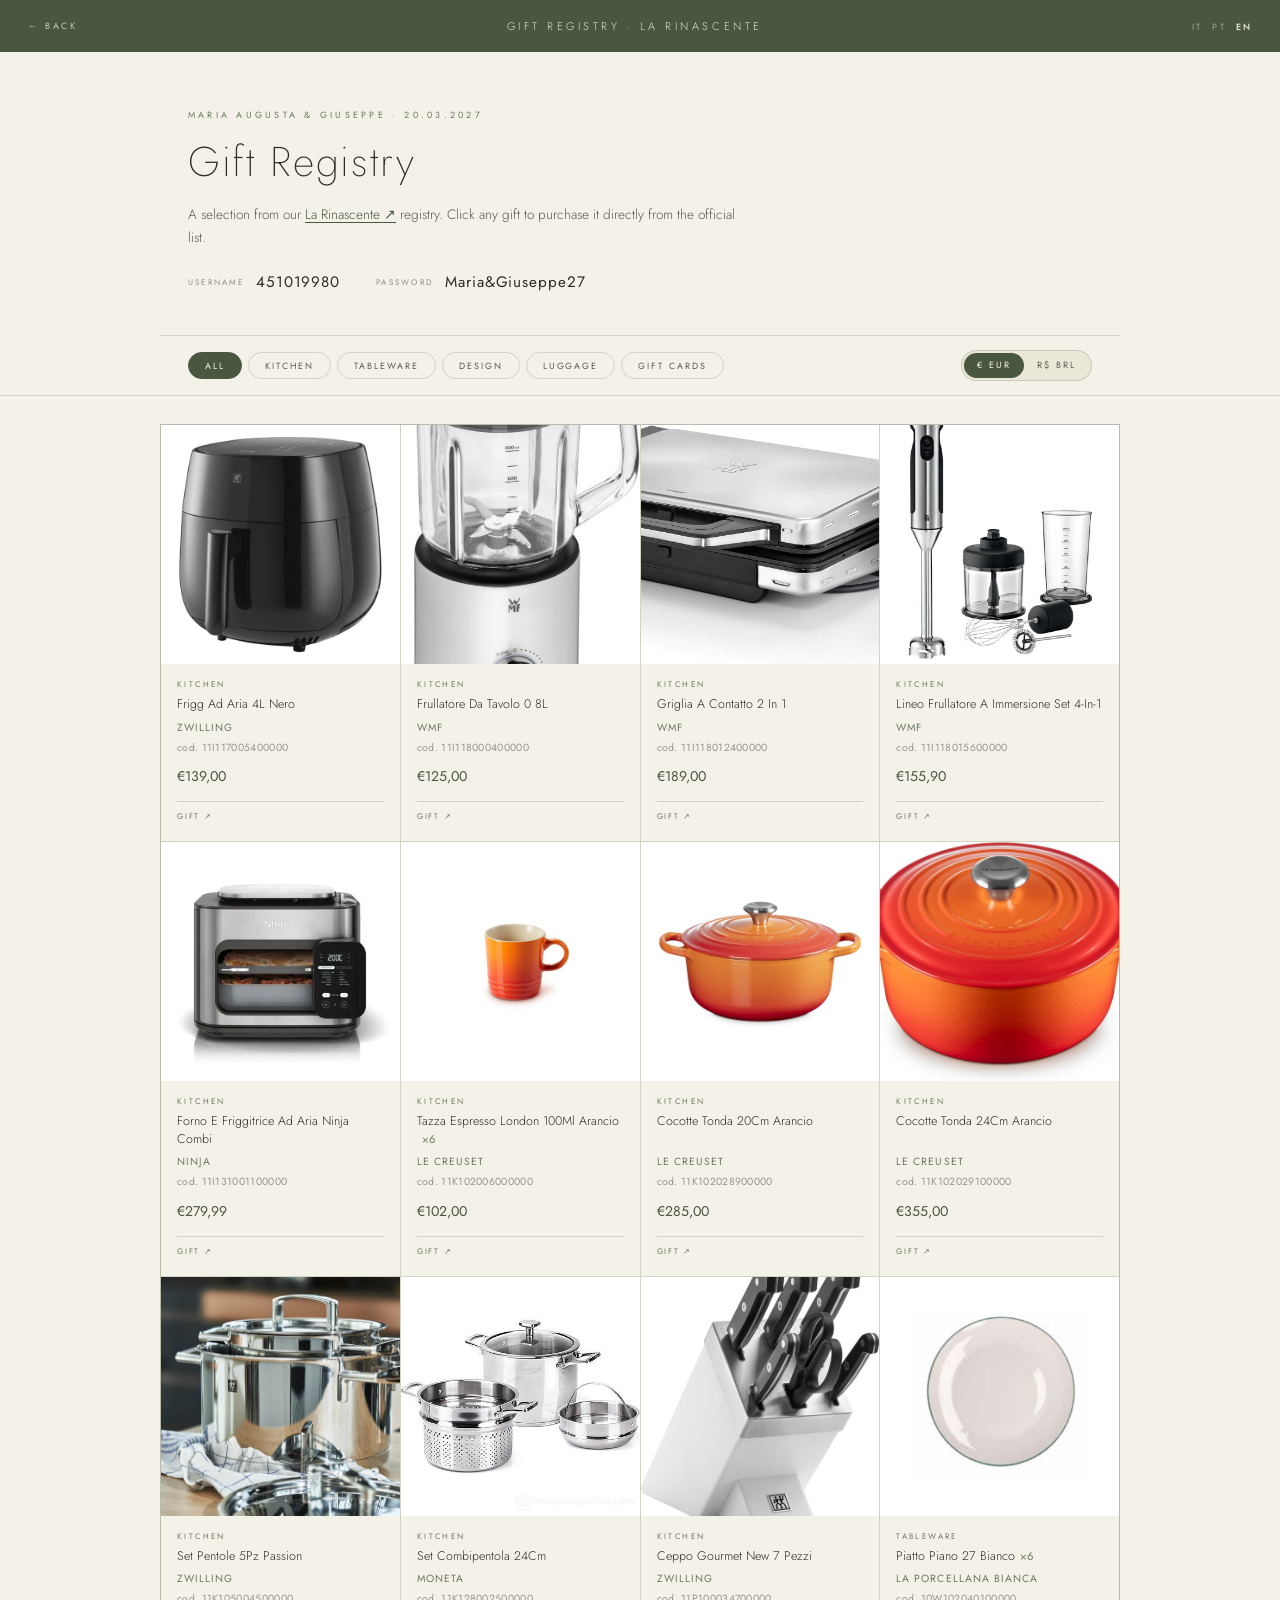
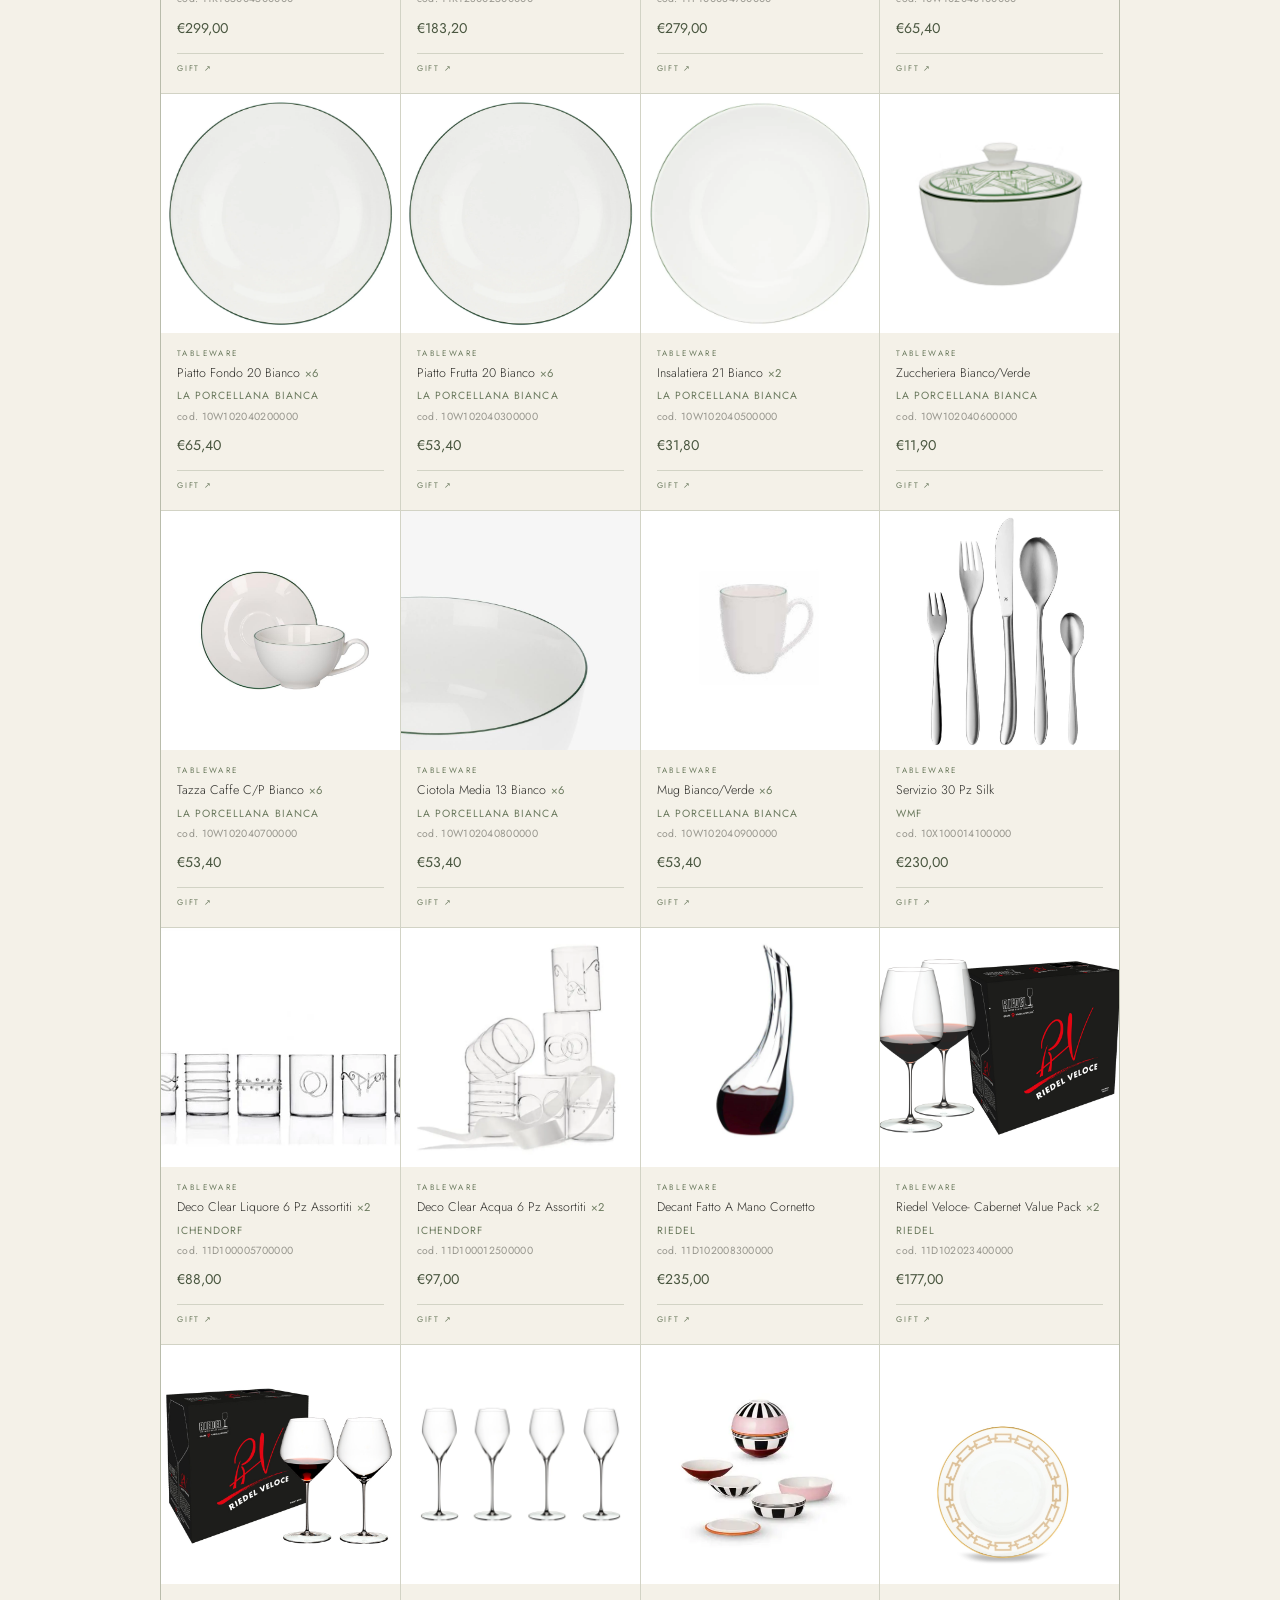
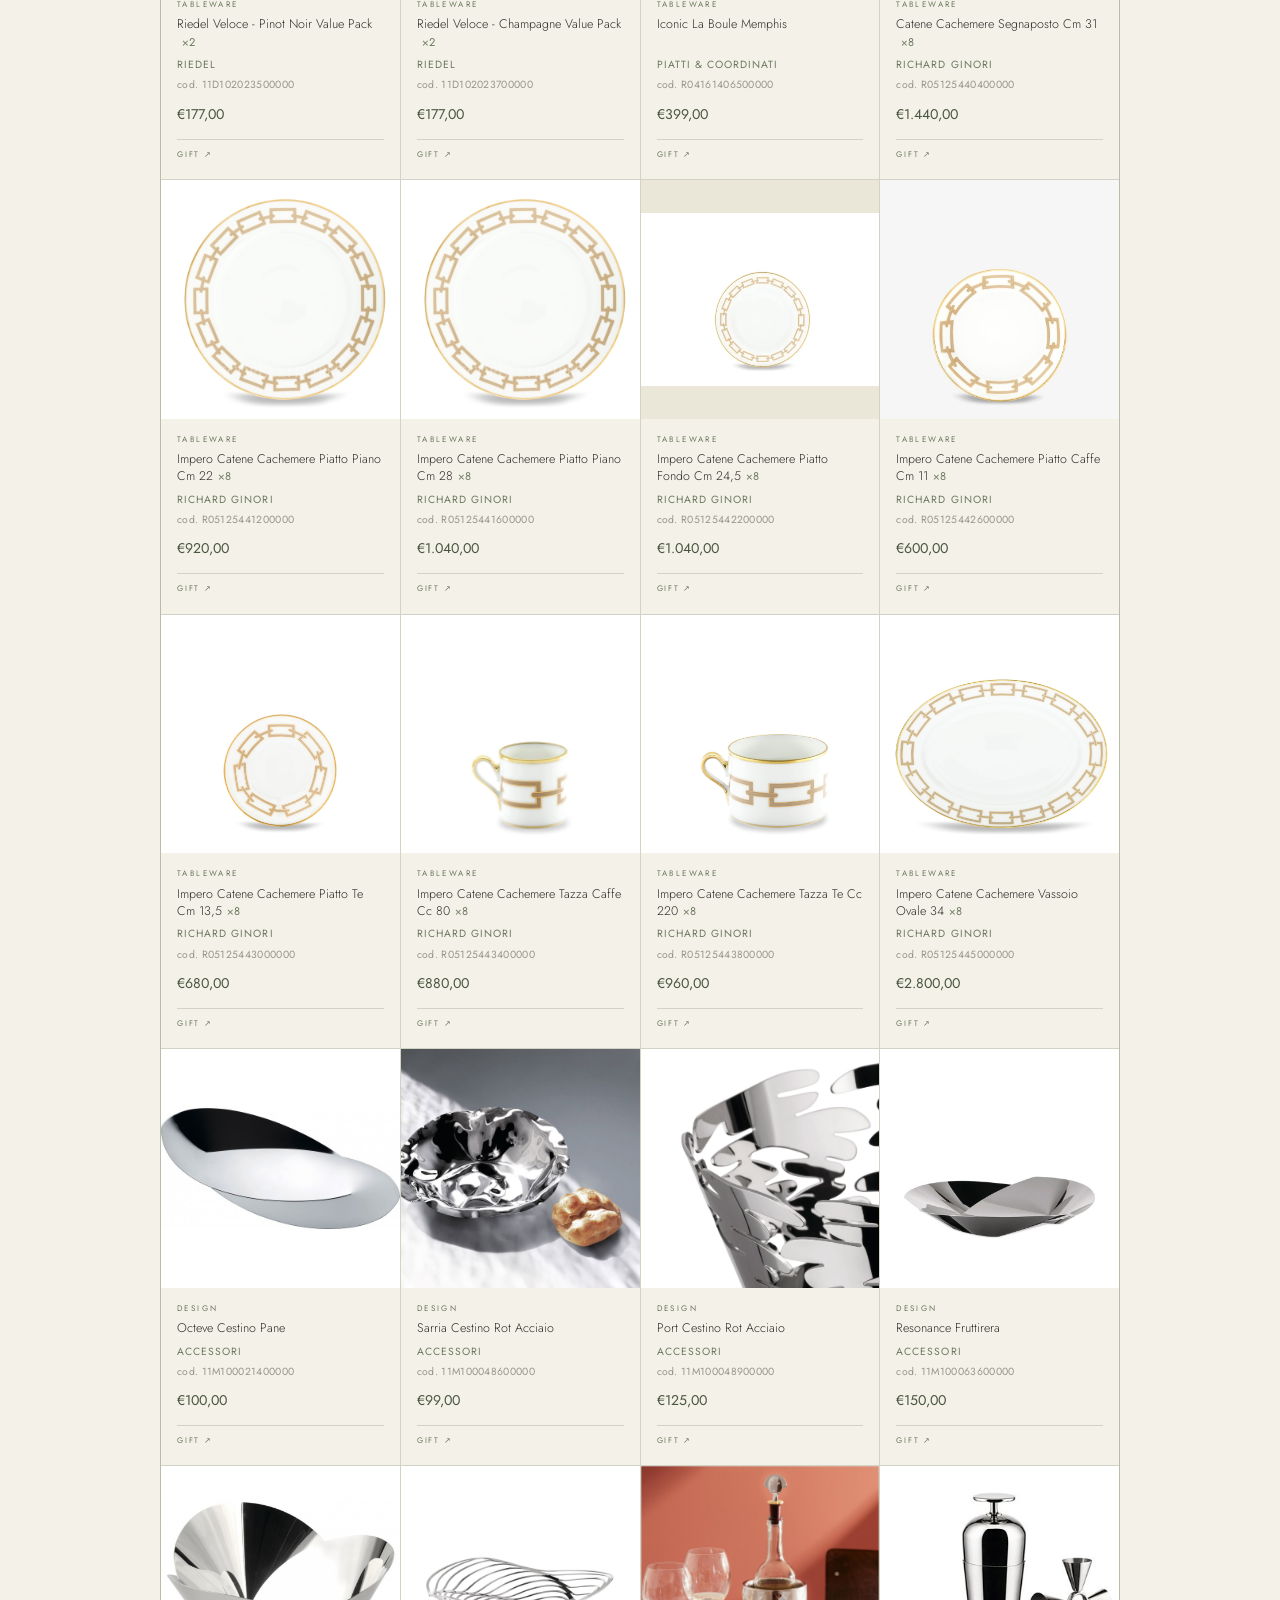
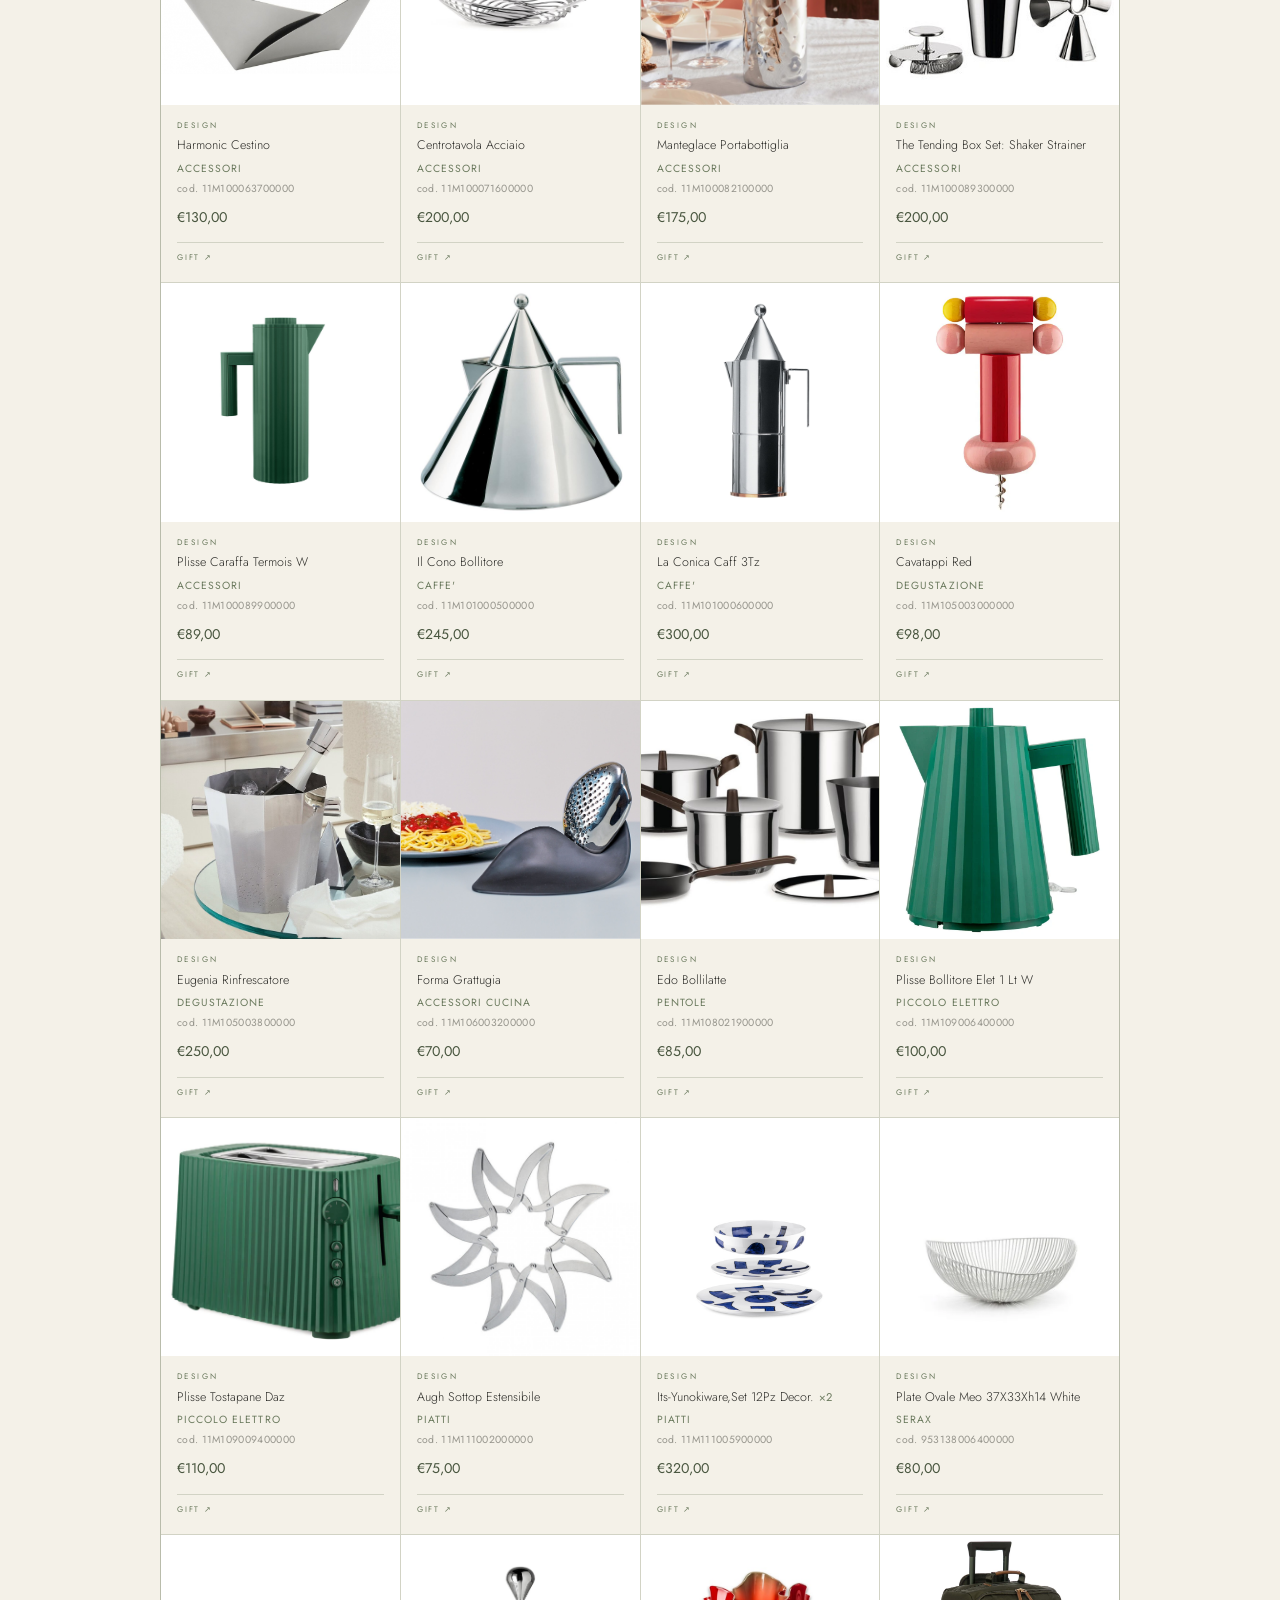
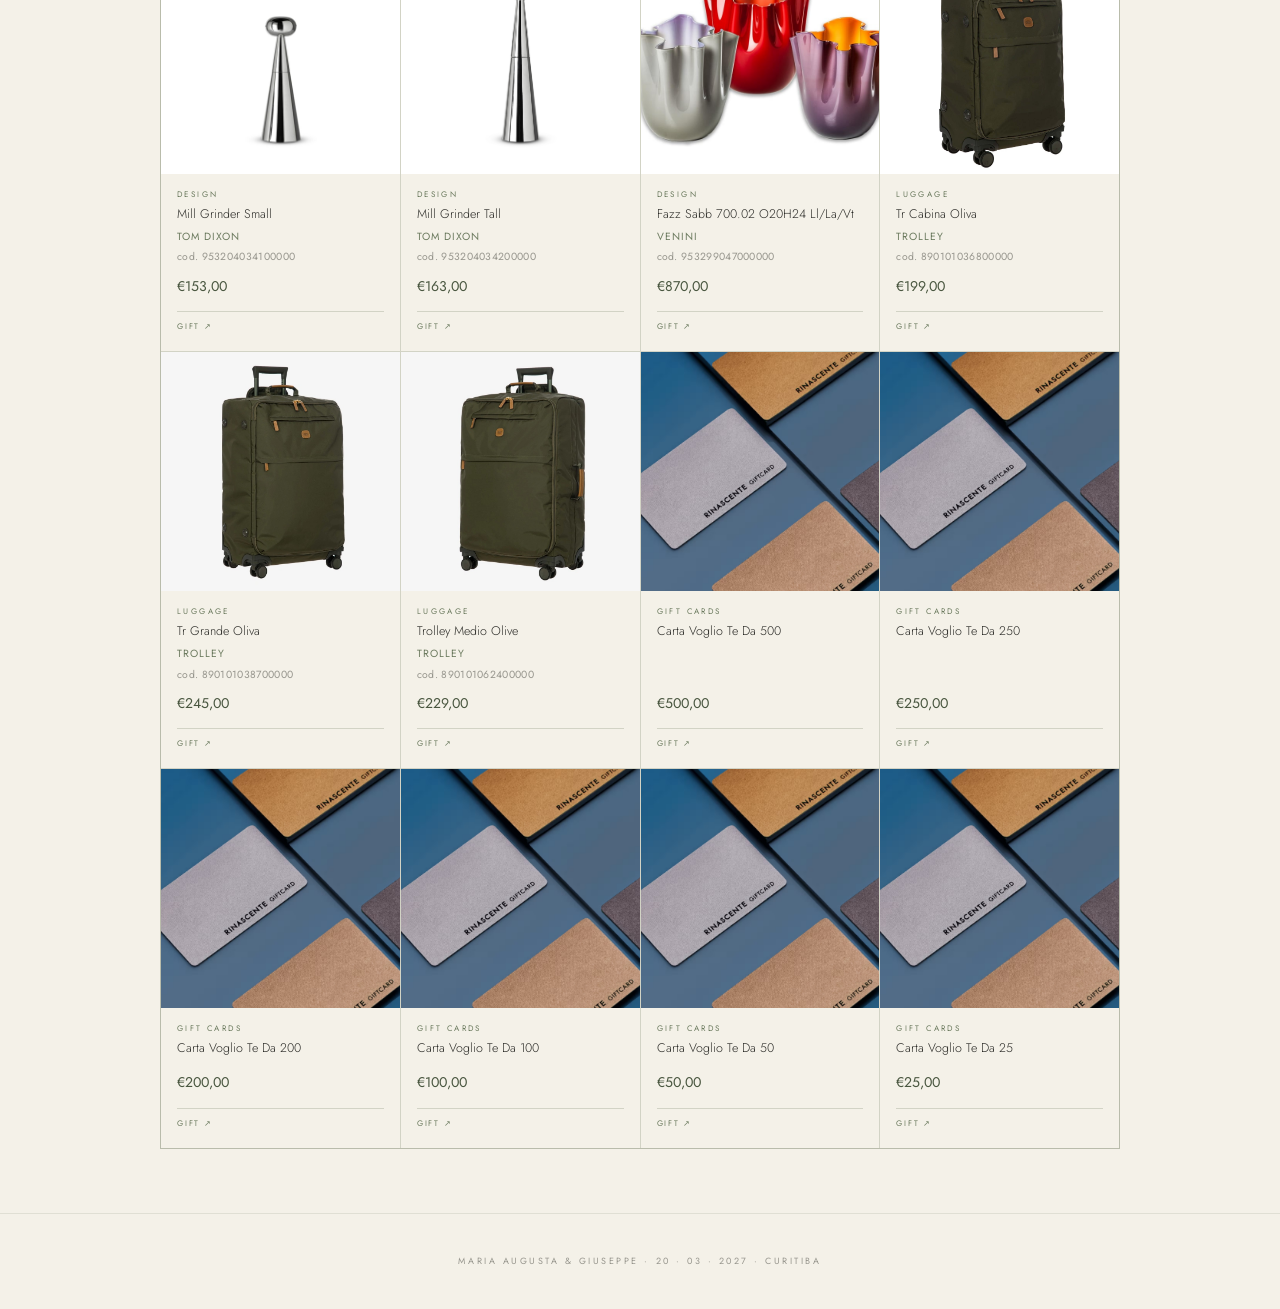
<file: matrimonio/lista.html>
<!doctype html>
<html lang="it">
<head>
<meta charset="utf-8">
<meta name="viewport" content="width=device-width, initial-scale=1">
<title>Lista Regali · Maria Augusta &amp; Giuseppe</title>
<meta name="robots" content="noindex, nofollow">
<link rel="icon" type="image/svg+xml" href="data:image/svg+xml,%3Csvg%20xmlns%3D%27http%3A%2F%2Fwww.w3.org%2F2000%2Fsvg%27%20viewBox%3D%270%200%2032%2032%27%3E%3Crect%20width%3D%2732%27%20height%3D%2732%27%20fill%3D%27%23F4F1E8%27%2F%3E%3Ctext%20x%3D%2716%27%20y%3D%2723%27%20text-anchor%3D%27middle%27%20font-size%3D%2720%27%20font-family%3D%27Georgia%2Cserif%27%20fill%3D%27%234A5740%27%3E%E2%99%A1%3C%2Ftext%3E%3C%2Fsvg%3E">
<link rel="preconnect" href="https://fonts.googleapis.com">
<link rel="preconnect" href="https://fonts.gstatic.com" crossorigin>
<link rel="stylesheet" href="https://fonts.googleapis.com/css2?family=Jost:ital,wght@0,200;0,300;0,400;0,500;1,300;1,400&display=swap">
<style>
:root {
  --cream:      #F4F1E8;
  --cream-deep: #EAE6D8;
  --sage:       #6B7A5E;
  --sage-dark:  #4A5740;
  --sage-light: #8A9A7A;
  --ink:        #2C2C28;
  --ink-soft:   #5A5A52;
  --line:       rgba(107,122,94,0.25);
  --font: 'Jost', 'Futura', 'Century Gothic', sans-serif;
  color-scheme: light;
}
*, *::before, *::after { box-sizing: border-box; margin: 0; padding: 0; }
html { scroll-behavior: smooth; }
body {
  background: var(--cream);
  color: var(--ink);
  font-family: var(--font);
  font-size: 16px;
  line-height: 1.65;
  min-height: 100dvh;
}
img { max-width: 100%; display: block; }
a { text-decoration: none; }

/* TOP BAR */
.top-bar {
  position: sticky; top: 0; z-index: 100;
  background: var(--sage-dark);
  display: flex; align-items: center; justify-content: space-between;
  padding: 0 28px; height: 52px; gap: 16px;
}
.top-bar-back {
  font-family: var(--font); font-size: 9px; letter-spacing: 0.28em;
  text-transform: uppercase; color: var(--cream); opacity: 0.75;
  transition: opacity 0.15s;
}
.top-bar-back:hover { opacity: 1; }
.top-bar-title {
  font-family: var(--font); font-size: 11px; letter-spacing: 0.32em;
  text-transform: uppercase; font-weight: 300; color: var(--cream);
  opacity: 0.9; flex: 1; text-align: center;
}
.lang-switcher { display: flex; gap: 10px; }
.lang-btn {
  font-family: var(--font); font-size: 9px; letter-spacing: 0.24em;
  text-transform: uppercase; background: none; border: none;
  color: var(--cream); opacity: 0.5; cursor: pointer; padding: 4px 0;
  transition: opacity 0.15s;
}
.lang-btn:hover { opacity: 0.85; }
.lang-btn.active { opacity: 1; font-weight: 500; }
/* CURRENCY SLIDER TOGGLE */
.currency-toggle {
  margin-left: auto; display: flex; align-items: center;
  background: var(--cream-deep); border: 1px solid var(--line);
  border-radius: 20px; padding: 2px; gap: 0; cursor: pointer;
  flex-shrink: 0;
}
.currency-toggle span {
  font-family: var(--font); font-size: 9px; letter-spacing: 0.22em;
  text-transform: uppercase; font-weight: 400; color: var(--ink-soft);
  padding: 5px 13px; border-radius: 16px; transition: background 0.18s, color 0.18s;
  user-select: none; white-space: nowrap;
}
.currency-toggle span.cur-active {
  background: var(--sage-dark); color: var(--cream);
}

/* PAGE HEADER */
.page-header {
  padding: 56px 28px 40px; max-width: 960px; margin: 0 auto;
  border-bottom: 1px solid var(--line);
}
.page-eyebrow {
  font-family: var(--font); font-size: 9px; letter-spacing: 0.36em;
  text-transform: uppercase; font-weight: 400; color: var(--sage); margin-bottom: 14px;
}
.page-title {
  font-family: var(--font); font-size: clamp(1.6rem, 4vw, 2.6rem);
  font-weight: 200; letter-spacing: 0.04em; color: var(--ink);
  line-height: 1.2; margin-bottom: 16px;
}
.page-subtitle {
  font-family: var(--font); font-size: 0.85rem; font-weight: 300;
  color: var(--ink-soft); max-width: 560px; line-height: 1.7;
  margin-bottom: 20px;
}
.page-subtitle a { color: var(--sage-dark); text-decoration: underline; text-underline-offset: 3px; }

/* LOGIN INLINE */
.login-inline {
  display: flex; align-items: center; gap: 12px; flex-wrap: wrap;
  max-width: 560px;
}
.login-inline-label {
  font-family: var(--font); font-size: 8px; letter-spacing: 0.28em;
  text-transform: uppercase; color: var(--ink-soft); opacity: 0.65;
}
.login-inline-value {
  font-family: var(--font); font-size: 0.95rem; font-weight: 400;
  letter-spacing: 0.06em; color: var(--ink);
}
.login-inline-sep { color: var(--line); font-weight: 300; margin: 0 4px; }

/* FILTERS */
.filters-wrap {
  position: sticky; top: 52px; z-index: 90;
  background: var(--cream);
  border-bottom: 1px solid var(--line);
}
.filters-inner {
  max-width: 960px; margin: 0 auto;
  padding: 14px 28px;
  display: flex; gap: 6px; flex-wrap: wrap; align-items: center;
}
.filter-btn {
  font-family: var(--font); font-size: 9px; letter-spacing: 0.22em;
  text-transform: uppercase; font-weight: 400; background: transparent;
  border: 1px solid var(--line); color: var(--ink-soft);
  padding: 6px 16px; border-radius: 20px; cursor: pointer;
  transition: background 0.18s, border-color 0.18s, color 0.18s;
}
.filter-btn:hover, .filter-btn.active {
  background: var(--sage-dark); border-color: var(--sage-dark); color: var(--cream);
}

/* GRID */
.catalog-grid {
  display: grid; grid-template-columns: repeat(4, 1fr);
  gap: 1px; background: var(--line);
  max-width: 960px; margin: 28px auto 0;
  border: 1px solid var(--line);
}
.gift-card {
  background: var(--cream); display: flex; flex-direction: column;
  text-decoration: none; transition: background 0.18s; overflow: hidden;
}
.gift-card:hover { background: var(--cream-deep); }
.gift-card[hidden] { display: none !important; }

/* card image */
.gift-card-img {
  width: 100%; aspect-ratio: 1 / 1; overflow: hidden;
  background: var(--cream-deep);
  display: flex; align-items: center; justify-content: center;
  font-size: 2rem; color: var(--sage-light);
}
.gift-card-img.no-img::after { content: "♡"; }
.gift-card-img img {
  width: 100%; height: 100%; object-fit: cover; display: block;
  transition: transform 0.3s;
}
.gift-card:hover .gift-card-img img { transform: scale(1.04); }

/* card body */
.gift-card-body {
  padding: 14px 16px 18px; display: flex; flex-direction: column;
  flex: 1; gap: 5px;
}
.gift-card-dept {
  font-family: var(--font); font-size: 8px; letter-spacing: 0.30em;
  text-transform: uppercase; color: var(--sage);
}
.gift-card-brand {
  font-family: var(--font); font-size: 0.65rem; font-weight: 400;
  color: var(--sage); text-transform: uppercase; letter-spacing: 0.10em;
}
.gift-card-name {
  font-family: var(--font); font-size: 0.78rem; font-weight: 300;
  color: var(--ink); line-height: 1.4; flex: 1;
}
.card-qty {
  display: inline-block; margin-left: 5px;
  font-size: 0.7rem; color: var(--sage); font-weight: 400;
}
.card-code {
  display: block; font-size: 0.65rem; color: var(--ink-soft);
  opacity: 0.6; letter-spacing: 0.03em; margin-top: -2px;
}
.gift-card-price {
  font-family: var(--font); font-size: 0.88rem; font-weight: 400;
  color: var(--sage-dark); margin-top: 4px;
}
.gift-card-cta {
  font-family: var(--font); font-size: 8px; letter-spacing: 0.22em;
  text-transform: uppercase; color: var(--sage);
  margin-top: 8px; padding-top: 8px; border-top: 1px solid var(--line);
}
.gift-card:hover .gift-card-cta { color: var(--sage-dark); }

/* SOLD OUT */
.gift-card.sold-out { pointer-events: none; }
.gift-card.sold-out .gift-card-img { filter: grayscale(60%); opacity: 0.7; }
.gift-card.sold-out .gift-card-price { text-decoration: line-through; opacity: 0.5; }
.gift-card.sold-out .gift-card-cta { color: var(--sage-light); letter-spacing: 0.12em; }
.sold-out-badge {
  position: absolute; top: 10px; left: 10px;
  background: var(--sage-dark); color: var(--cream);
  font-family: var(--font); font-size: 8px; letter-spacing: 0.22em;
  text-transform: uppercase; padding: 4px 10px; border-radius: 2px;
  pointer-events: none;
}
.gift-card { position: relative; }

/* FOOTER */
.page-footer {
  text-align: center; padding: 40px 24px;
  border-top: 1px solid var(--line);
  font-family: var(--font); font-size: 9px; letter-spacing: 0.28em;
  text-transform: uppercase; color: var(--ink-soft); opacity: 0.6;
  margin-top: 64px;
}

/* LANGUAGE — driven by html[lang] attribute */
[data-lang] { display: none; }
html[lang="it"] [data-lang="it"],
html[lang="pt"] [data-lang="pt"],
html[lang="en"] [data-lang="en"] { display: inline; }

/* RESPONSIVE */
@media (max-width: 860px) {
  .catalog-grid { grid-template-columns: repeat(3, 1fr); }
}
@media (max-width: 580px) {
  .catalog-grid { grid-template-columns: repeat(2, 1fr); }
  .top-bar { padding: 0 16px; }
  .page-header, .filters-inner { padding-inline: 16px; }
}
</style>
</head>
<body>

<div class="top-bar">
  <a class="top-bar-back" href="index.html">
    <span data-lang="it">← Indietro</span>
    <span data-lang="pt">← Voltar</span>
    <span data-lang="en">← Back</span>
  </a>
  <span class="top-bar-title">
    <span data-lang="it">Lista Regali · La Rinascente</span>
    <span data-lang="pt">Lista de Presentes · La Rinascente</span>
    <span data-lang="en">Gift Registry · La Rinascente</span>
  </span>
  <div class="lang-switcher" role="group" aria-label="Language">
    <button class="lang-btn" data-set-lang="it">IT</button>
    <button class="lang-btn" data-set-lang="pt">PT</button>
    <button class="lang-btn" data-set-lang="en">EN</button>
  </div>
</div>

<header class="page-header">
  <p class="page-eyebrow">Maria Augusta &amp; Giuseppe · 20.03.2027</p>
  <h1 class="page-title">
    <span data-lang="it">Lista Regali</span>
    <span data-lang="pt">Lista de Presentes</span>
    <span data-lang="en">Gift Registry</span>
  </h1>
  <p class="page-subtitle">
    <span data-lang="it">
      Una selezione dalla nostra lista <a href="https://www.rinascentelistanozze.it/ListaNozze/it/AreaDonatori/5697/Regali" target="_blank" rel="noopener">La Rinascente ↗</a>.
      Clicca su un regalo per acquistarlo direttamente dalla lista ufficiale.
    </span>
    <span data-lang="pt">
      Uma seleção da nossa lista <a href="https://www.rinascentelistanozze.it/ListaNozze/it/AreaDonatori/5697/Regali" target="_blank" rel="noopener">La Rinascente ↗</a>.
      Clique em um presente para comprá-lo diretamente da lista oficial.
    </span>
    <span data-lang="en">
      A selection from our <a href="https://www.rinascentelistanozze.it/ListaNozze/it/AreaDonatori/5697/Regali" target="_blank" rel="noopener">La Rinascente ↗</a> registry.
      Click any gift to purchase it directly from the official list.
    </span>
  </p>
  <div class="login-inline">
    <span class="login-inline-label">
      <span data-lang="it">Utente</span>
      <span data-lang="pt">Usuário</span>
      <span data-lang="en">Username</span>
    </span>
    <span class="login-inline-value">451019980</span>
    <span class="login-inline-sep">·</span>
    <span class="login-inline-label">Password</span>
    <span class="login-inline-value">Maria&amp;Giuseppe27</span>
  </div>
</header>

<div class="filters-wrap">
  <div class="filters-inner">
      <button class="filter-btn active" data-dept="all"><span data-lang="it">Tutti</span><span data-lang="pt">Todos</span><span data-lang="en">All</span></button>
      <button class="filter-btn" data-dept="kitchenware"><span data-lang="it">Cucina</span><span data-lang="pt">Cozinha</span><span data-lang="en">Kitchen</span></button>
      <button class="filter-btn" data-dept="tableware"><span data-lang="it">Tavola</span><span data-lang="pt">Mesa</span><span data-lang="en">Tableware</span></button>
      <button class="filter-btn" data-dept="design"><span data-lang="it">Design</span><span data-lang="pt">Design</span><span data-lang="en">Design</span></button>
      <button class="filter-btn" data-dept="travel"><span data-lang="it">Valigie</span><span data-lang="pt">Malas</span><span data-lang="en">Luggage</span></button>
      <button class="filter-btn" data-dept="gift-cards"><span data-lang="it">Gift Card</span><span data-lang="pt">Gift Card</span><span data-lang="en">Gift Cards</span></button>
      <div class="currency-toggle" id="currency-toggle" role="group" aria-label="Currency">
        <span id="cur-eur" class="cur-active">&euro; EUR</span>
        <span id="cur-brl">R$ BRL</span>
      </div>
  </div>
</div>

<div class="catalog-grid">

      <a class="gift-card" data-dept="kitchenware" href="https://www.rinascentelistanozze.it/ListaNozze/it/AreaDonatori/5697/Regali" target="_blank" rel="noopener">
        <div class="gift-card-img"><img src="assets/gifts/frigg-ad-aria-4l-nero.webp" alt="Frigg  Ad Aria 4L Nero" loading="lazy" onerror="this.parentNode.classList.add('no-img');this.remove()"></div>
        <div class="gift-card-body">
          <p class="gift-card-dept"><span data-lang="it">Cucina</span><span data-lang="pt">Cozinha</span><span data-lang="en">Kitchen</span></p>
          <p class="gift-card-name">Frigg  Ad Aria 4L Nero</p>
          <p class="gift-card-brand">Zwilling</p>
          <span class="card-code">cod. 11I117005400000</span>
          <p class="gift-card-price" data-eur="139.00">€139,00</p>
          <p class="gift-card-cta"><span data-lang="it">Regala ↗</span><span data-lang="pt">Presentear ↗</span><span data-lang="en">Gift ↗</span></p>
        </div>
      </a>
      <a class="gift-card" data-dept="kitchenware" href="https://www.rinascentelistanozze.it/ListaNozze/it/AreaDonatori/5697/Regali" target="_blank" rel="noopener">
        <div class="gift-card-img"><img src="assets/gifts/frullatore-da-tavolo-0-8l.jpg" alt="Frullatore Da Tavolo 0 8L" loading="lazy" onerror="this.parentNode.classList.add('no-img');this.remove()"></div>
        <div class="gift-card-body">
          <p class="gift-card-dept"><span data-lang="it">Cucina</span><span data-lang="pt">Cozinha</span><span data-lang="en">Kitchen</span></p>
          <p class="gift-card-name">Frullatore Da Tavolo 0 8L</p>
          <p class="gift-card-brand">Wmf</p>
          <span class="card-code">cod. 11I118000400000</span>
          <p class="gift-card-price" data-eur="125.00">€125,00</p>
          <p class="gift-card-cta"><span data-lang="it">Regala ↗</span><span data-lang="pt">Presentear ↗</span><span data-lang="en">Gift ↗</span></p>
        </div>
      </a>
      <a class="gift-card" data-dept="kitchenware" href="https://www.rinascentelistanozze.it/ListaNozze/it/AreaDonatori/5697/Regali" target="_blank" rel="noopener">
        <div class="gift-card-img"><img src="assets/gifts/griglia-a-contatto-2-in-1.jpg" alt="Griglia A Contatto 2 In 1" loading="lazy" onerror="this.parentNode.classList.add('no-img');this.remove()"></div>
        <div class="gift-card-body">
          <p class="gift-card-dept"><span data-lang="it">Cucina</span><span data-lang="pt">Cozinha</span><span data-lang="en">Kitchen</span></p>
          <p class="gift-card-name">Griglia A Contatto 2 In 1</p>
          <p class="gift-card-brand">Wmf</p>
          <span class="card-code">cod. 11I118012400000</span>
          <p class="gift-card-price" data-eur="189.00">€189,00</p>
          <p class="gift-card-cta"><span data-lang="it">Regala ↗</span><span data-lang="pt">Presentear ↗</span><span data-lang="en">Gift ↗</span></p>
        </div>
      </a>
      <a class="gift-card" data-dept="kitchenware" href="https://www.rinascentelistanozze.it/ListaNozze/it/AreaDonatori/5697/Regali" target="_blank" rel="noopener">
        <div class="gift-card-img"><img src="assets/gifts/lineo-frullatore-a-immersione-set-4-in-1.jpg" alt="Lineo Frullatore A Immersione Set 4-In-1" loading="lazy" onerror="this.parentNode.classList.add('no-img');this.remove()"></div>
        <div class="gift-card-body">
          <p class="gift-card-dept"><span data-lang="it">Cucina</span><span data-lang="pt">Cozinha</span><span data-lang="en">Kitchen</span></p>
          <p class="gift-card-name">Lineo Frullatore A Immersione Set 4-In-1</p>
          <p class="gift-card-brand">Wmf</p>
          <span class="card-code">cod. 11I118015600000</span>
          <p class="gift-card-price" data-eur="155.90">€155,90</p>
          <p class="gift-card-cta"><span data-lang="it">Regala ↗</span><span data-lang="pt">Presentear ↗</span><span data-lang="en">Gift ↗</span></p>
        </div>
      </a>
      <a class="gift-card" data-dept="kitchenware" href="https://www.rinascentelistanozze.it/ListaNozze/it/AreaDonatori/5697/Regali" target="_blank" rel="noopener">
        <div class="gift-card-img"><img src="assets/gifts/forno-e-friggitrice-ad-aria-ninja-combi.webp" alt="Forno E Friggitrice Ad Aria Ninja Combi" loading="lazy" onerror="this.parentNode.classList.add('no-img');this.remove()"></div>
        <div class="gift-card-body">
          <p class="gift-card-dept"><span data-lang="it">Cucina</span><span data-lang="pt">Cozinha</span><span data-lang="en">Kitchen</span></p>
          <p class="gift-card-name">Forno E Friggitrice Ad Aria Ninja Combi</p>
          <p class="gift-card-brand">Ninja</p>
          <span class="card-code">cod. 11I131001100000</span>
          <p class="gift-card-price" data-eur="279.99">€279,99</p>
          <p class="gift-card-cta"><span data-lang="it">Regala ↗</span><span data-lang="pt">Presentear ↗</span><span data-lang="en">Gift ↗</span></p>
        </div>
      </a>
      <a class="gift-card" data-dept="kitchenware" href="https://www.rinascentelistanozze.it/ListaNozze/it/AreaDonatori/5697/Regali" target="_blank" rel="noopener">
        <div class="gift-card-img"><img src="assets/gifts/tazza-espresso-london-100ml-arancio.jpg" alt="Tazza Espresso London 100Ml Arancio" loading="lazy" onerror="this.parentNode.classList.add('no-img');this.remove()"></div>
        <div class="gift-card-body">
          <p class="gift-card-dept"><span data-lang="it">Cucina</span><span data-lang="pt">Cozinha</span><span data-lang="en">Kitchen</span></p>
          <p class="gift-card-name">Tazza Espresso London 100Ml Arancio<span class="card-qty">×6</span></p>
          <p class="gift-card-brand">Le Creuset</p>
          <span class="card-code">cod. 11K102006000000</span>
          <p class="gift-card-price" data-eur="102.00">€102,00</p>
          <p class="gift-card-cta"><span data-lang="it">Regala ↗</span><span data-lang="pt">Presentear ↗</span><span data-lang="en">Gift ↗</span></p>
        </div>
      </a>
      <a class="gift-card" data-dept="kitchenware" href="https://www.rinascentelistanozze.it/ListaNozze/it/AreaDonatori/5697/Regali" target="_blank" rel="noopener">
        <div class="gift-card-img"><img src="assets/gifts/cocotte-tonda-20cm-arancio.jpg" alt="Cocotte Tonda 20Cm Arancio" loading="lazy" onerror="this.parentNode.classList.add('no-img');this.remove()"></div>
        <div class="gift-card-body">
          <p class="gift-card-dept"><span data-lang="it">Cucina</span><span data-lang="pt">Cozinha</span><span data-lang="en">Kitchen</span></p>
          <p class="gift-card-name">Cocotte Tonda 20Cm Arancio</p>
          <p class="gift-card-brand">Le Creuset</p>
          <span class="card-code">cod. 11K102028900000</span>
          <p class="gift-card-price" data-eur="285.00">€285,00</p>
          <p class="gift-card-cta"><span data-lang="it">Regala ↗</span><span data-lang="pt">Presentear ↗</span><span data-lang="en">Gift ↗</span></p>
        </div>
      </a>
      <a class="gift-card" data-dept="kitchenware" href="https://www.rinascentelistanozze.it/ListaNozze/it/AreaDonatori/5697/Regali" target="_blank" rel="noopener">
        <div class="gift-card-img"><img src="assets/gifts/cocotte-tonda-24cm-arancio.jpg" alt="Cocotte Tonda 24Cm Arancio" loading="lazy" onerror="this.parentNode.classList.add('no-img');this.remove()"></div>
        <div class="gift-card-body">
          <p class="gift-card-dept"><span data-lang="it">Cucina</span><span data-lang="pt">Cozinha</span><span data-lang="en">Kitchen</span></p>
          <p class="gift-card-name">Cocotte Tonda 24Cm Arancio</p>
          <p class="gift-card-brand">Le Creuset</p>
          <span class="card-code">cod. 11K102029100000</span>
          <p class="gift-card-price" data-eur="355.00">€355,00</p>
          <p class="gift-card-cta"><span data-lang="it">Regala ↗</span><span data-lang="pt">Presentear ↗</span><span data-lang="en">Gift ↗</span></p>
        </div>
      </a>
      <a class="gift-card" data-dept="kitchenware" href="https://www.rinascentelistanozze.it/ListaNozze/it/AreaDonatori/5697/Regali" target="_blank" rel="noopener">
        <div class="gift-card-img"><img src="assets/gifts/set-pentole-5pz-passion.jpg" alt="Set Pentole 5Pz Passion" loading="lazy" onerror="this.parentNode.classList.add('no-img');this.remove()"></div>
        <div class="gift-card-body">
          <p class="gift-card-dept"><span data-lang="it">Cucina</span><span data-lang="pt">Cozinha</span><span data-lang="en">Kitchen</span></p>
          <p class="gift-card-name">Set Pentole 5Pz Passion</p>
          <p class="gift-card-brand">Zwilling</p>
          <span class="card-code">cod. 11K105004500000</span>
          <p class="gift-card-price" data-eur="299.00">€299,00</p>
          <p class="gift-card-cta"><span data-lang="it">Regala ↗</span><span data-lang="pt">Presentear ↗</span><span data-lang="en">Gift ↗</span></p>
        </div>
      </a>
      <a class="gift-card" data-dept="kitchenware" href="https://www.rinascentelistanozze.it/ListaNozze/it/AreaDonatori/5697/Regali" target="_blank" rel="noopener">
        <div class="gift-card-img"><img src="assets/gifts/set-combipentola-24cm.jpg" alt="Set Combipentola 24Cm" loading="lazy" onerror="this.parentNode.classList.add('no-img');this.remove()"></div>
        <div class="gift-card-body">
          <p class="gift-card-dept"><span data-lang="it">Cucina</span><span data-lang="pt">Cozinha</span><span data-lang="en">Kitchen</span></p>
          <p class="gift-card-name">Set Combipentola 24Cm</p>
          <p class="gift-card-brand">Moneta</p>
          <span class="card-code">cod. 11K128002500000</span>
          <p class="gift-card-price" data-eur="183.20">€183,20</p>
          <p class="gift-card-cta"><span data-lang="it">Regala ↗</span><span data-lang="pt">Presentear ↗</span><span data-lang="en">Gift ↗</span></p>
        </div>
      </a>
      <a class="gift-card" data-dept="kitchenware" href="https://www.rinascentelistanozze.it/ListaNozze/it/AreaDonatori/5697/Regali" target="_blank" rel="noopener">
        <div class="gift-card-img"><img src="assets/gifts/ceppo-gourmet-new-7-pezzi.jpg" alt="Ceppo Gourmet New 7 Pezzi" loading="lazy" onerror="this.parentNode.classList.add('no-img');this.remove()"></div>
        <div class="gift-card-body">
          <p class="gift-card-dept"><span data-lang="it">Cucina</span><span data-lang="pt">Cozinha</span><span data-lang="en">Kitchen</span></p>
          <p class="gift-card-name">Ceppo Gourmet New 7 Pezzi</p>
          <p class="gift-card-brand">Zwilling</p>
          <span class="card-code">cod. 11P100034700000</span>
          <p class="gift-card-price" data-eur="279.00">€279,00</p>
          <p class="gift-card-cta"><span data-lang="it">Regala ↗</span><span data-lang="pt">Presentear ↗</span><span data-lang="en">Gift ↗</span></p>
        </div>
      </a>
      <a class="gift-card" data-dept="tableware" href="https://www.rinascentelistanozze.it/ListaNozze/it/AreaDonatori/5697/Regali" target="_blank" rel="noopener">
        <div class="gift-card-img"><img src="assets/gifts/piatto-piano-27-bianco.jpg" alt="Piatto Piano 27 Bianco" loading="lazy" onerror="this.parentNode.classList.add('no-img');this.remove()"></div>
        <div class="gift-card-body">
          <p class="gift-card-dept"><span data-lang="it">Tavola</span><span data-lang="pt">Mesa</span><span data-lang="en">Tableware</span></p>
          <p class="gift-card-name">Piatto Piano 27 Bianco<span class="card-qty">×6</span></p>
          <p class="gift-card-brand">La Porcellana Bianca</p>
          <span class="card-code">cod. 10W102040100000</span>
          <p class="gift-card-price" data-eur="65.40">€65,40</p>
          <p class="gift-card-cta"><span data-lang="it">Regala ↗</span><span data-lang="pt">Presentear ↗</span><span data-lang="en">Gift ↗</span></p>
        </div>
      </a>
      <a class="gift-card" data-dept="tableware" href="https://www.rinascentelistanozze.it/ListaNozze/it/AreaDonatori/5697/Regali" target="_blank" rel="noopener">
        <div class="gift-card-img"><img src="assets/gifts/piatto-fondo-20-bianco.jpg" alt="Piatto Fondo 20  Bianco" loading="lazy" onerror="this.parentNode.classList.add('no-img');this.remove()"></div>
        <div class="gift-card-body">
          <p class="gift-card-dept"><span data-lang="it">Tavola</span><span data-lang="pt">Mesa</span><span data-lang="en">Tableware</span></p>
          <p class="gift-card-name">Piatto Fondo 20  Bianco<span class="card-qty">×6</span></p>
          <p class="gift-card-brand">La Porcellana Bianca</p>
          <span class="card-code">cod. 10W102040200000</span>
          <p class="gift-card-price" data-eur="65.40">€65,40</p>
          <p class="gift-card-cta"><span data-lang="it">Regala ↗</span><span data-lang="pt">Presentear ↗</span><span data-lang="en">Gift ↗</span></p>
        </div>
      </a>
      <a class="gift-card" data-dept="tableware" href="https://www.rinascentelistanozze.it/ListaNozze/it/AreaDonatori/5697/Regali" target="_blank" rel="noopener">
        <div class="gift-card-img"><img src="assets/gifts/piatto-frutta-20-bianco.webp" alt="Piatto Frutta 20  Bianco" loading="lazy" onerror="this.parentNode.classList.add('no-img');this.remove()"></div>
        <div class="gift-card-body">
          <p class="gift-card-dept"><span data-lang="it">Tavola</span><span data-lang="pt">Mesa</span><span data-lang="en">Tableware</span></p>
          <p class="gift-card-name">Piatto Frutta 20  Bianco<span class="card-qty">×6</span></p>
          <p class="gift-card-brand">La Porcellana Bianca</p>
          <span class="card-code">cod. 10W102040300000</span>
          <p class="gift-card-price" data-eur="53.40">€53,40</p>
          <p class="gift-card-cta"><span data-lang="it">Regala ↗</span><span data-lang="pt">Presentear ↗</span><span data-lang="en">Gift ↗</span></p>
        </div>
      </a>
      <a class="gift-card" data-dept="tableware" href="https://www.rinascentelistanozze.it/ListaNozze/it/AreaDonatori/5697/Regali" target="_blank" rel="noopener">
        <div class="gift-card-img"><img src="assets/gifts/insalatiera-21-bianco.webp" alt="Insalatiera  21 Bianco" loading="lazy" onerror="this.parentNode.classList.add('no-img');this.remove()"></div>
        <div class="gift-card-body">
          <p class="gift-card-dept"><span data-lang="it">Tavola</span><span data-lang="pt">Mesa</span><span data-lang="en">Tableware</span></p>
          <p class="gift-card-name">Insalatiera  21 Bianco<span class="card-qty">×2</span></p>
          <p class="gift-card-brand">La Porcellana Bianca</p>
          <span class="card-code">cod. 10W102040500000</span>
          <p class="gift-card-price" data-eur="31.80">€31,80</p>
          <p class="gift-card-cta"><span data-lang="it">Regala ↗</span><span data-lang="pt">Presentear ↗</span><span data-lang="en">Gift ↗</span></p>
        </div>
      </a>
      <a class="gift-card" data-dept="tableware" href="https://www.rinascentelistanozze.it/ListaNozze/it/AreaDonatori/5697/Regali" target="_blank" rel="noopener">
        <div class="gift-card-img"><img src="assets/gifts/zuccheriera-bianco-verde.jpg" alt="Zuccheriera Bianco/Verde" loading="lazy" onerror="this.parentNode.classList.add('no-img');this.remove()"></div>
        <div class="gift-card-body">
          <p class="gift-card-dept"><span data-lang="it">Tavola</span><span data-lang="pt">Mesa</span><span data-lang="en">Tableware</span></p>
          <p class="gift-card-name">Zuccheriera Bianco/Verde</p>
          <p class="gift-card-brand">La Porcellana Bianca</p>
          <span class="card-code">cod. 10W102040600000</span>
          <p class="gift-card-price" data-eur="11.90">€11,90</p>
          <p class="gift-card-cta"><span data-lang="it">Regala ↗</span><span data-lang="pt">Presentear ↗</span><span data-lang="en">Gift ↗</span></p>
        </div>
      </a>
      <a class="gift-card" data-dept="tableware" href="https://www.rinascentelistanozze.it/ListaNozze/it/AreaDonatori/5697/Regali" target="_blank" rel="noopener">
        <div class="gift-card-img"><img src="assets/gifts/tazza-caffe-c-p-bianco.jpg" alt="Tazza Caffe C/P Bianco" loading="lazy" onerror="this.parentNode.classList.add('no-img');this.remove()"></div>
        <div class="gift-card-body">
          <p class="gift-card-dept"><span data-lang="it">Tavola</span><span data-lang="pt">Mesa</span><span data-lang="en">Tableware</span></p>
          <p class="gift-card-name">Tazza Caffe C/P Bianco<span class="card-qty">×6</span></p>
          <p class="gift-card-brand">La Porcellana Bianca</p>
          <span class="card-code">cod. 10W102040700000</span>
          <p class="gift-card-price" data-eur="53.40">€53,40</p>
          <p class="gift-card-cta"><span data-lang="it">Regala ↗</span><span data-lang="pt">Presentear ↗</span><span data-lang="en">Gift ↗</span></p>
        </div>
      </a>
      <a class="gift-card" data-dept="tableware" href="https://www.rinascentelistanozze.it/ListaNozze/it/AreaDonatori/5697/Regali" target="_blank" rel="noopener">
        <div class="gift-card-img"><img src="assets/gifts/ciotola-media-13-bianco.jpg" alt="Ciotola Media  13 Bianco" loading="lazy" onerror="this.parentNode.classList.add('no-img');this.remove()"></div>
        <div class="gift-card-body">
          <p class="gift-card-dept"><span data-lang="it">Tavola</span><span data-lang="pt">Mesa</span><span data-lang="en">Tableware</span></p>
          <p class="gift-card-name">Ciotola Media  13 Bianco<span class="card-qty">×6</span></p>
          <p class="gift-card-brand">La Porcellana Bianca</p>
          <span class="card-code">cod. 10W102040800000</span>
          <p class="gift-card-price" data-eur="53.40">€53,40</p>
          <p class="gift-card-cta"><span data-lang="it">Regala ↗</span><span data-lang="pt">Presentear ↗</span><span data-lang="en">Gift ↗</span></p>
        </div>
      </a>
      <a class="gift-card" data-dept="tableware" href="https://www.rinascentelistanozze.it/ListaNozze/it/AreaDonatori/5697/Regali" target="_blank" rel="noopener">
        <div class="gift-card-img"><img src="assets/gifts/mug-bianco-verde.jpg" alt="Mug Bianco/Verde" loading="lazy" onerror="this.parentNode.classList.add('no-img');this.remove()"></div>
        <div class="gift-card-body">
          <p class="gift-card-dept"><span data-lang="it">Tavola</span><span data-lang="pt">Mesa</span><span data-lang="en">Tableware</span></p>
          <p class="gift-card-name">Mug Bianco/Verde<span class="card-qty">×6</span></p>
          <p class="gift-card-brand">La Porcellana Bianca</p>
          <span class="card-code">cod. 10W102040900000</span>
          <p class="gift-card-price" data-eur="53.40">€53,40</p>
          <p class="gift-card-cta"><span data-lang="it">Regala ↗</span><span data-lang="pt">Presentear ↗</span><span data-lang="en">Gift ↗</span></p>
        </div>
      </a>
      <a class="gift-card" data-dept="tableware" href="https://www.rinascentelistanozze.it/ListaNozze/it/AreaDonatori/5697/Regali" target="_blank" rel="noopener">
        <div class="gift-card-img"><img src="assets/gifts/servizio-30-pz-silk.jpg" alt="Servizio 30 Pz Silk" loading="lazy" onerror="this.parentNode.classList.add('no-img');this.remove()"></div>
        <div class="gift-card-body">
          <p class="gift-card-dept"><span data-lang="it">Tavola</span><span data-lang="pt">Mesa</span><span data-lang="en">Tableware</span></p>
          <p class="gift-card-name">Servizio 30 Pz Silk</p>
          <p class="gift-card-brand">Wmf</p>
          <span class="card-code">cod. 10X100014100000</span>
          <p class="gift-card-price" data-eur="230.00">€230,00</p>
          <p class="gift-card-cta"><span data-lang="it">Regala ↗</span><span data-lang="pt">Presentear ↗</span><span data-lang="en">Gift ↗</span></p>
        </div>
      </a>
      <a class="gift-card" data-dept="tableware" href="https://www.rinascentelistanozze.it/ListaNozze/it/AreaDonatori/5697/Regali" target="_blank" rel="noopener">
        <div class="gift-card-img"><img src="assets/gifts/deco-clear-liquore-6-pz-assortiti.webp" alt="Deco Clear Liquore 6 Pz Assortiti" loading="lazy" onerror="this.parentNode.classList.add('no-img');this.remove()"></div>
        <div class="gift-card-body">
          <p class="gift-card-dept"><span data-lang="it">Tavola</span><span data-lang="pt">Mesa</span><span data-lang="en">Tableware</span></p>
          <p class="gift-card-name">Deco Clear Liquore 6 Pz Assortiti<span class="card-qty">×2</span></p>
          <p class="gift-card-brand">Ichendorf</p>
          <span class="card-code">cod. 11D100005700000</span>
          <p class="gift-card-price" data-eur="88.00">€88,00</p>
          <p class="gift-card-cta"><span data-lang="it">Regala ↗</span><span data-lang="pt">Presentear ↗</span><span data-lang="en">Gift ↗</span></p>
        </div>
      </a>
      <a class="gift-card" data-dept="tableware" href="https://www.rinascentelistanozze.it/ListaNozze/it/AreaDonatori/5697/Regali" target="_blank" rel="noopener">
        <div class="gift-card-img"><img src="assets/gifts/deco-clear-acqua-6-pz-assortiti.webp" alt="Deco Clear Acqua 6 Pz Assortiti" loading="lazy" onerror="this.parentNode.classList.add('no-img');this.remove()"></div>
        <div class="gift-card-body">
          <p class="gift-card-dept"><span data-lang="it">Tavola</span><span data-lang="pt">Mesa</span><span data-lang="en">Tableware</span></p>
          <p class="gift-card-name">Deco Clear Acqua 6 Pz Assortiti<span class="card-qty">×2</span></p>
          <p class="gift-card-brand">Ichendorf</p>
          <span class="card-code">cod. 11D100012500000</span>
          <p class="gift-card-price" data-eur="97.00">€97,00</p>
          <p class="gift-card-cta"><span data-lang="it">Regala ↗</span><span data-lang="pt">Presentear ↗</span><span data-lang="en">Gift ↗</span></p>
        </div>
      </a>
      <a class="gift-card" data-dept="tableware" href="https://www.rinascentelistanozze.it/ListaNozze/it/AreaDonatori/5697/Regali" target="_blank" rel="noopener">
        <div class="gift-card-img"><img src="assets/gifts/decant-fatto-a-mano-cornetto.jpg" alt="Decant Fatto A Mano Cornetto" loading="lazy" onerror="this.parentNode.classList.add('no-img');this.remove()"></div>
        <div class="gift-card-body">
          <p class="gift-card-dept"><span data-lang="it">Tavola</span><span data-lang="pt">Mesa</span><span data-lang="en">Tableware</span></p>
          <p class="gift-card-name">Decant Fatto A Mano Cornetto</p>
          <p class="gift-card-brand">Riedel</p>
          <span class="card-code">cod. 11D102008300000</span>
          <p class="gift-card-price" data-eur="235.00">€235,00</p>
          <p class="gift-card-cta"><span data-lang="it">Regala ↗</span><span data-lang="pt">Presentear ↗</span><span data-lang="en">Gift ↗</span></p>
        </div>
      </a>
      <a class="gift-card" data-dept="tableware" href="https://www.rinascentelistanozze.it/ListaNozze/it/AreaDonatori/5697/Regali" target="_blank" rel="noopener">
        <div class="gift-card-img"><img src="assets/gifts/riedel-veloce-cabernet-value-pack.png" alt="Riedel Veloce- Cabernet Value Pack" loading="lazy" onerror="this.parentNode.classList.add('no-img');this.remove()"></div>
        <div class="gift-card-body">
          <p class="gift-card-dept"><span data-lang="it">Tavola</span><span data-lang="pt">Mesa</span><span data-lang="en">Tableware</span></p>
          <p class="gift-card-name">Riedel Veloce- Cabernet Value Pack<span class="card-qty">×2</span></p>
          <p class="gift-card-brand">Riedel</p>
          <span class="card-code">cod. 11D102023400000</span>
          <p class="gift-card-price" data-eur="177.00">€177,00</p>
          <p class="gift-card-cta"><span data-lang="it">Regala ↗</span><span data-lang="pt">Presentear ↗</span><span data-lang="en">Gift ↗</span></p>
        </div>
      </a>
      <a class="gift-card" data-dept="tableware" href="https://www.rinascentelistanozze.it/ListaNozze/it/AreaDonatori/5697/Regali" target="_blank" rel="noopener">
        <div class="gift-card-img"><img src="assets/gifts/riedel-veloce-pinot-noir-value-pack.jpg" alt="Riedel Veloce - Pinot Noir Value Pack" loading="lazy" onerror="this.parentNode.classList.add('no-img');this.remove()"></div>
        <div class="gift-card-body">
          <p class="gift-card-dept"><span data-lang="it">Tavola</span><span data-lang="pt">Mesa</span><span data-lang="en">Tableware</span></p>
          <p class="gift-card-name">Riedel Veloce - Pinot Noir Value Pack<span class="card-qty">×2</span></p>
          <p class="gift-card-brand">Riedel</p>
          <span class="card-code">cod. 11D102023500000</span>
          <p class="gift-card-price" data-eur="177.00">€177,00</p>
          <p class="gift-card-cta"><span data-lang="it">Regala ↗</span><span data-lang="pt">Presentear ↗</span><span data-lang="en">Gift ↗</span></p>
        </div>
      </a>
      <a class="gift-card" data-dept="tableware" href="https://www.rinascentelistanozze.it/ListaNozze/it/AreaDonatori/5697/Regali" target="_blank" rel="noopener">
        <div class="gift-card-img"><img src="assets/gifts/riedel-veloce-champagne-value-pack.webp" alt="Riedel Veloce - Champagne Value Pack" loading="lazy" onerror="this.parentNode.classList.add('no-img');this.remove()"></div>
        <div class="gift-card-body">
          <p class="gift-card-dept"><span data-lang="it">Tavola</span><span data-lang="pt">Mesa</span><span data-lang="en">Tableware</span></p>
          <p class="gift-card-name">Riedel Veloce - Champagne Value Pack<span class="card-qty">×2</span></p>
          <p class="gift-card-brand">Riedel</p>
          <span class="card-code">cod. 11D102023700000</span>
          <p class="gift-card-price" data-eur="177.00">€177,00</p>
          <p class="gift-card-cta"><span data-lang="it">Regala ↗</span><span data-lang="pt">Presentear ↗</span><span data-lang="en">Gift ↗</span></p>
        </div>
      </a>
      <a class="gift-card" data-dept="tableware" href="https://www.rinascentelistanozze.it/ListaNozze/it/AreaDonatori/5697/Regali" target="_blank" rel="noopener">
        <div class="gift-card-img"><img src="assets/gifts/iconic-la-boule-memphis.jpg" alt="Iconic La Boule Memphis" loading="lazy" onerror="this.parentNode.classList.add('no-img');this.remove()"></div>
        <div class="gift-card-body">
          <p class="gift-card-dept"><span data-lang="it">Tavola</span><span data-lang="pt">Mesa</span><span data-lang="en">Tableware</span></p>
          <p class="gift-card-name">Iconic La Boule Memphis</p>
          <p class="gift-card-brand">Piatti &amp; Coordinati</p>
          <span class="card-code">cod. R04161406500000</span>
          <p class="gift-card-price" data-eur="399.00">€399,00</p>
          <p class="gift-card-cta"><span data-lang="it">Regala ↗</span><span data-lang="pt">Presentear ↗</span><span data-lang="en">Gift ↗</span></p>
        </div>
      </a>
      <a class="gift-card" data-dept="tableware" href="https://www.rinascentelistanozze.it/ListaNozze/it/AreaDonatori/5697/Regali" target="_blank" rel="noopener">
        <div class="gift-card-img"><img src="assets/gifts/catene-cachemere-segnaposto-cm-31.jpg" alt="Catene Cachemere Segnaposto Cm 31" loading="lazy" onerror="this.parentNode.classList.add('no-img');this.remove()"></div>
        <div class="gift-card-body">
          <p class="gift-card-dept"><span data-lang="it">Tavola</span><span data-lang="pt">Mesa</span><span data-lang="en">Tableware</span></p>
          <p class="gift-card-name">Catene Cachemere Segnaposto Cm 31<span class="card-qty">×8</span></p>
          <p class="gift-card-brand">Richard Ginori</p>
          <span class="card-code">cod. R05125440400000</span>
          <p class="gift-card-price" data-eur="1440.00">€1.440,00</p>
          <p class="gift-card-cta"><span data-lang="it">Regala ↗</span><span data-lang="pt">Presentear ↗</span><span data-lang="en">Gift ↗</span></p>
        </div>
      </a>
      <a class="gift-card" data-dept="tableware" href="https://www.rinascentelistanozze.it/ListaNozze/it/AreaDonatori/5697/Regali" target="_blank" rel="noopener">
        <div class="gift-card-img"><img src="assets/gifts/impero-catene-cachemere-piatto-piano-cm-22.jpg" alt="Impero Catene Cachemere  Piatto  Piano Cm 22" loading="lazy" onerror="this.parentNode.classList.add('no-img');this.remove()"></div>
        <div class="gift-card-body">
          <p class="gift-card-dept"><span data-lang="it">Tavola</span><span data-lang="pt">Mesa</span><span data-lang="en">Tableware</span></p>
          <p class="gift-card-name">Impero Catene Cachemere  Piatto  Piano Cm 22<span class="card-qty">×8</span></p>
          <p class="gift-card-brand">Richard Ginori</p>
          <span class="card-code">cod. R05125441200000</span>
          <p class="gift-card-price" data-eur="920.00">€920,00</p>
          <p class="gift-card-cta"><span data-lang="it">Regala ↗</span><span data-lang="pt">Presentear ↗</span><span data-lang="en">Gift ↗</span></p>
        </div>
      </a>
      <a class="gift-card" data-dept="tableware" href="https://www.rinascentelistanozze.it/ListaNozze/it/AreaDonatori/5697/Regali" target="_blank" rel="noopener">
        <div class="gift-card-img"><img src="assets/gifts/impero-catene-cachemere-piatto-piano-cm-28.jpg" alt="Impero Catene Cachemere Piatto Piano Cm 28" loading="lazy" onerror="this.parentNode.classList.add('no-img');this.remove()"></div>
        <div class="gift-card-body">
          <p class="gift-card-dept"><span data-lang="it">Tavola</span><span data-lang="pt">Mesa</span><span data-lang="en">Tableware</span></p>
          <p class="gift-card-name">Impero Catene Cachemere Piatto Piano Cm 28<span class="card-qty">×8</span></p>
          <p class="gift-card-brand">Richard Ginori</p>
          <span class="card-code">cod. R05125441600000</span>
          <p class="gift-card-price" data-eur="1040.00">€1.040,00</p>
          <p class="gift-card-cta"><span data-lang="it">Regala ↗</span><span data-lang="pt">Presentear ↗</span><span data-lang="en">Gift ↗</span></p>
        </div>
      </a>
      <a class="gift-card" data-dept="tableware" href="https://www.rinascentelistanozze.it/ListaNozze/it/AreaDonatori/5697/Regali" target="_blank" rel="noopener">
        <div class="gift-card-img"><img src="assets/gifts/impero-catene-cachemere-piatto-fondo-cm-24-5.webp" alt="Impero Catene Cachemere Piatto  Fondo Cm 24,5" loading="lazy" onerror="this.parentNode.classList.add('no-img');this.remove()"></div>
        <div class="gift-card-body">
          <p class="gift-card-dept"><span data-lang="it">Tavola</span><span data-lang="pt">Mesa</span><span data-lang="en">Tableware</span></p>
          <p class="gift-card-name">Impero Catene Cachemere Piatto  Fondo Cm 24,5<span class="card-qty">×8</span></p>
          <p class="gift-card-brand">Richard Ginori</p>
          <span class="card-code">cod. R05125442200000</span>
          <p class="gift-card-price" data-eur="1040.00">€1.040,00</p>
          <p class="gift-card-cta"><span data-lang="it">Regala ↗</span><span data-lang="pt">Presentear ↗</span><span data-lang="en">Gift ↗</span></p>
        </div>
      </a>
      <a class="gift-card" data-dept="tableware" href="https://www.rinascentelistanozze.it/ListaNozze/it/AreaDonatori/5697/Regali" target="_blank" rel="noopener">
        <div class="gift-card-img"><img src="assets/gifts/impero-catene-cachemere-piatto-caffe-cm-11.jpg" alt="Impero Catene Cachemere Piatto Caffe Cm 11" loading="lazy" onerror="this.parentNode.classList.add('no-img');this.remove()"></div>
        <div class="gift-card-body">
          <p class="gift-card-dept"><span data-lang="it">Tavola</span><span data-lang="pt">Mesa</span><span data-lang="en">Tableware</span></p>
          <p class="gift-card-name">Impero Catene Cachemere Piatto Caffe Cm 11<span class="card-qty">×8</span></p>
          <p class="gift-card-brand">Richard Ginori</p>
          <span class="card-code">cod. R05125442600000</span>
          <p class="gift-card-price" data-eur="600.00">€600,00</p>
          <p class="gift-card-cta"><span data-lang="it">Regala ↗</span><span data-lang="pt">Presentear ↗</span><span data-lang="en">Gift ↗</span></p>
        </div>
      </a>
      <a class="gift-card" data-dept="tableware" href="https://www.rinascentelistanozze.it/ListaNozze/it/AreaDonatori/5697/Regali" target="_blank" rel="noopener">
        <div class="gift-card-img"><img src="assets/gifts/impero-catene-cachemere-piatto-te-cm-13-5.jpg" alt="Impero Catene Cachemere Piatto Te Cm 13,5" loading="lazy" onerror="this.parentNode.classList.add('no-img');this.remove()"></div>
        <div class="gift-card-body">
          <p class="gift-card-dept"><span data-lang="it">Tavola</span><span data-lang="pt">Mesa</span><span data-lang="en">Tableware</span></p>
          <p class="gift-card-name">Impero Catene Cachemere Piatto Te Cm 13,5<span class="card-qty">×8</span></p>
          <p class="gift-card-brand">Richard Ginori</p>
          <span class="card-code">cod. R05125443000000</span>
          <p class="gift-card-price" data-eur="680.00">€680,00</p>
          <p class="gift-card-cta"><span data-lang="it">Regala ↗</span><span data-lang="pt">Presentear ↗</span><span data-lang="en">Gift ↗</span></p>
        </div>
      </a>
      <a class="gift-card" data-dept="tableware" href="https://www.rinascentelistanozze.it/ListaNozze/it/AreaDonatori/5697/Regali" target="_blank" rel="noopener">
        <div class="gift-card-img"><img src="assets/gifts/impero-catene-cachemere-tazza-caffe-cc-80.jpg" alt="Impero Catene Cachemere Tazza Caffe Cc 80" loading="lazy" onerror="this.parentNode.classList.add('no-img');this.remove()"></div>
        <div class="gift-card-body">
          <p class="gift-card-dept"><span data-lang="it">Tavola</span><span data-lang="pt">Mesa</span><span data-lang="en">Tableware</span></p>
          <p class="gift-card-name">Impero Catene Cachemere Tazza Caffe Cc 80<span class="card-qty">×8</span></p>
          <p class="gift-card-brand">Richard Ginori</p>
          <span class="card-code">cod. R05125443400000</span>
          <p class="gift-card-price" data-eur="880.00">€880,00</p>
          <p class="gift-card-cta"><span data-lang="it">Regala ↗</span><span data-lang="pt">Presentear ↗</span><span data-lang="en">Gift ↗</span></p>
        </div>
      </a>
      <a class="gift-card" data-dept="tableware" href="https://www.rinascentelistanozze.it/ListaNozze/it/AreaDonatori/5697/Regali" target="_blank" rel="noopener">
        <div class="gift-card-img"><img src="assets/gifts/impero-catene-cachemere-tazza-te-cc-220.jpg" alt="Impero Catene Cachemere Tazza Te Cc 220" loading="lazy" onerror="this.parentNode.classList.add('no-img');this.remove()"></div>
        <div class="gift-card-body">
          <p class="gift-card-dept"><span data-lang="it">Tavola</span><span data-lang="pt">Mesa</span><span data-lang="en">Tableware</span></p>
          <p class="gift-card-name">Impero Catene Cachemere Tazza Te Cc 220<span class="card-qty">×8</span></p>
          <p class="gift-card-brand">Richard Ginori</p>
          <span class="card-code">cod. R05125443800000</span>
          <p class="gift-card-price" data-eur="960.00">€960,00</p>
          <p class="gift-card-cta"><span data-lang="it">Regala ↗</span><span data-lang="pt">Presentear ↗</span><span data-lang="en">Gift ↗</span></p>
        </div>
      </a>
      <a class="gift-card" data-dept="tableware" href="https://www.rinascentelistanozze.it/ListaNozze/it/AreaDonatori/5697/Regali" target="_blank" rel="noopener">
        <div class="gift-card-img"><img src="assets/gifts/impero-catene-cachemere-vassoio-ovale-34.jpg" alt="Impero Catene Cachemere  Vassoio Ovale  34" loading="lazy" onerror="this.parentNode.classList.add('no-img');this.remove()"></div>
        <div class="gift-card-body">
          <p class="gift-card-dept"><span data-lang="it">Tavola</span><span data-lang="pt">Mesa</span><span data-lang="en">Tableware</span></p>
          <p class="gift-card-name">Impero Catene Cachemere  Vassoio Ovale  34<span class="card-qty">×8</span></p>
          <p class="gift-card-brand">Richard Ginori</p>
          <span class="card-code">cod. R05125445000000</span>
          <p class="gift-card-price" data-eur="2800.00">€2.800,00</p>
          <p class="gift-card-cta"><span data-lang="it">Regala ↗</span><span data-lang="pt">Presentear ↗</span><span data-lang="en">Gift ↗</span></p>
        </div>
      </a>
      <a class="gift-card" data-dept="design" href="https://www.rinascentelistanozze.it/ListaNozze/it/AreaDonatori/5697/Regali" target="_blank" rel="noopener">
        <div class="gift-card-img"><img src="assets/gifts/octeve-cestino-pane.jpg" alt="Octeve Cestino Pane" loading="lazy" onerror="this.parentNode.classList.add('no-img');this.remove()"></div>
        <div class="gift-card-body">
          <p class="gift-card-dept"><span data-lang="it">Design</span><span data-lang="pt">Design</span><span data-lang="en">Design</span></p>
          <p class="gift-card-name">Octeve Cestino Pane</p>
          <p class="gift-card-brand">Accessori</p>
          <span class="card-code">cod. 11M100021400000</span>
          <p class="gift-card-price" data-eur="100.00">€100,00</p>
          <p class="gift-card-cta"><span data-lang="it">Regala ↗</span><span data-lang="pt">Presentear ↗</span><span data-lang="en">Gift ↗</span></p>
        </div>
      </a>
      <a class="gift-card" data-dept="design" href="https://www.rinascentelistanozze.it/ListaNozze/it/AreaDonatori/5697/Regali" target="_blank" rel="noopener">
        <div class="gift-card-img"><img src="assets/gifts/sarria-cestino-rot-acciaio.jpg" alt="Sarria Cestino  Rot Acciaio" loading="lazy" onerror="this.parentNode.classList.add('no-img');this.remove()"></div>
        <div class="gift-card-body">
          <p class="gift-card-dept"><span data-lang="it">Design</span><span data-lang="pt">Design</span><span data-lang="en">Design</span></p>
          <p class="gift-card-name">Sarria Cestino  Rot Acciaio</p>
          <p class="gift-card-brand">Accessori</p>
          <span class="card-code">cod. 11M100048600000</span>
          <p class="gift-card-price" data-eur="99.00">€99,00</p>
          <p class="gift-card-cta"><span data-lang="it">Regala ↗</span><span data-lang="pt">Presentear ↗</span><span data-lang="en">Gift ↗</span></p>
        </div>
      </a>
      <a class="gift-card" data-dept="design" href="https://www.rinascentelistanozze.it/ListaNozze/it/AreaDonatori/5697/Regali" target="_blank" rel="noopener">
        <div class="gift-card-img"><img src="assets/gifts/port-cestino-rot-acciaio.jpg" alt="Port Cestino Rot Acciaio" loading="lazy" onerror="this.parentNode.classList.add('no-img');this.remove()"></div>
        <div class="gift-card-body">
          <p class="gift-card-dept"><span data-lang="it">Design</span><span data-lang="pt">Design</span><span data-lang="en">Design</span></p>
          <p class="gift-card-name">Port Cestino Rot Acciaio</p>
          <p class="gift-card-brand">Accessori</p>
          <span class="card-code">cod. 11M100048900000</span>
          <p class="gift-card-price" data-eur="125.00">€125,00</p>
          <p class="gift-card-cta"><span data-lang="it">Regala ↗</span><span data-lang="pt">Presentear ↗</span><span data-lang="en">Gift ↗</span></p>
        </div>
      </a>
      <a class="gift-card" data-dept="design" href="https://www.rinascentelistanozze.it/ListaNozze/it/AreaDonatori/5697/Regali" target="_blank" rel="noopener">
        <div class="gift-card-img"><img src="assets/gifts/resonance-fruttirera.jpg" alt="Resonance Fruttirera" loading="lazy" onerror="this.parentNode.classList.add('no-img');this.remove()"></div>
        <div class="gift-card-body">
          <p class="gift-card-dept"><span data-lang="it">Design</span><span data-lang="pt">Design</span><span data-lang="en">Design</span></p>
          <p class="gift-card-name">Resonance Fruttirera</p>
          <p class="gift-card-brand">Accessori</p>
          <span class="card-code">cod. 11M100063600000</span>
          <p class="gift-card-price" data-eur="150.00">€150,00</p>
          <p class="gift-card-cta"><span data-lang="it">Regala ↗</span><span data-lang="pt">Presentear ↗</span><span data-lang="en">Gift ↗</span></p>
        </div>
      </a>
      <a class="gift-card" data-dept="design" href="https://www.rinascentelistanozze.it/ListaNozze/it/AreaDonatori/5697/Regali" target="_blank" rel="noopener">
        <div class="gift-card-img"><img src="assets/gifts/harmonic-cestino.jpg" alt="Harmonic Cestino" loading="lazy" onerror="this.parentNode.classList.add('no-img');this.remove()"></div>
        <div class="gift-card-body">
          <p class="gift-card-dept"><span data-lang="it">Design</span><span data-lang="pt">Design</span><span data-lang="en">Design</span></p>
          <p class="gift-card-name">Harmonic Cestino</p>
          <p class="gift-card-brand">Accessori</p>
          <span class="card-code">cod. 11M100063700000</span>
          <p class="gift-card-price" data-eur="130.00">€130,00</p>
          <p class="gift-card-cta"><span data-lang="it">Regala ↗</span><span data-lang="pt">Presentear ↗</span><span data-lang="en">Gift ↗</span></p>
        </div>
      </a>
      <a class="gift-card" data-dept="design" href="https://www.rinascentelistanozze.it/ListaNozze/it/AreaDonatori/5697/Regali" target="_blank" rel="noopener">
        <div class="gift-card-img"><img src="assets/gifts/centrotavola-acciaio.jpg" alt="Centrotavola Acciaio" loading="lazy" onerror="this.parentNode.classList.add('no-img');this.remove()"></div>
        <div class="gift-card-body">
          <p class="gift-card-dept"><span data-lang="it">Design</span><span data-lang="pt">Design</span><span data-lang="en">Design</span></p>
          <p class="gift-card-name">Centrotavola Acciaio</p>
          <p class="gift-card-brand">Accessori</p>
          <span class="card-code">cod. 11M100071600000</span>
          <p class="gift-card-price" data-eur="200.00">€200,00</p>
          <p class="gift-card-cta"><span data-lang="it">Regala ↗</span><span data-lang="pt">Presentear ↗</span><span data-lang="en">Gift ↗</span></p>
        </div>
      </a>
      <a class="gift-card" data-dept="design" href="https://www.rinascentelistanozze.it/ListaNozze/it/AreaDonatori/5697/Regali" target="_blank" rel="noopener">
        <div class="gift-card-img"><img src="assets/gifts/manteglace-portabottiglia.jpg" alt="Manteglace Portabottiglia" loading="lazy" onerror="this.parentNode.classList.add('no-img');this.remove()"></div>
        <div class="gift-card-body">
          <p class="gift-card-dept"><span data-lang="it">Design</span><span data-lang="pt">Design</span><span data-lang="en">Design</span></p>
          <p class="gift-card-name">Manteglace Portabottiglia</p>
          <p class="gift-card-brand">Accessori</p>
          <span class="card-code">cod. 11M100082100000</span>
          <p class="gift-card-price" data-eur="175.00">€175,00</p>
          <p class="gift-card-cta"><span data-lang="it">Regala ↗</span><span data-lang="pt">Presentear ↗</span><span data-lang="en">Gift ↗</span></p>
        </div>
      </a>
      <a class="gift-card" data-dept="design" href="https://www.rinascentelistanozze.it/ListaNozze/it/AreaDonatori/5697/Regali" target="_blank" rel="noopener">
        <div class="gift-card-img"><img src="assets/gifts/the-tending-box-set-shaker-strainer.jpg" alt="The Tending Box Set: Shaker  Strainer" loading="lazy" onerror="this.parentNode.classList.add('no-img');this.remove()"></div>
        <div class="gift-card-body">
          <p class="gift-card-dept"><span data-lang="it">Design</span><span data-lang="pt">Design</span><span data-lang="en">Design</span></p>
          <p class="gift-card-name">The Tending Box Set: Shaker  Strainer</p>
          <p class="gift-card-brand">Accessori</p>
          <span class="card-code">cod. 11M100089300000</span>
          <p class="gift-card-price" data-eur="200.00">€200,00</p>
          <p class="gift-card-cta"><span data-lang="it">Regala ↗</span><span data-lang="pt">Presentear ↗</span><span data-lang="en">Gift ↗</span></p>
        </div>
      </a>
      <a class="gift-card" data-dept="design" href="https://www.rinascentelistanozze.it/ListaNozze/it/AreaDonatori/5697/Regali" target="_blank" rel="noopener">
        <div class="gift-card-img"><img src="assets/gifts/plisse-caraffa-termois-w.jpg" alt="Plisse  Caraffa Termois  W" loading="lazy" onerror="this.parentNode.classList.add('no-img');this.remove()"></div>
        <div class="gift-card-body">
          <p class="gift-card-dept"><span data-lang="it">Design</span><span data-lang="pt">Design</span><span data-lang="en">Design</span></p>
          <p class="gift-card-name">Plisse  Caraffa Termois  W</p>
          <p class="gift-card-brand">Accessori</p>
          <span class="card-code">cod. 11M100089900000</span>
          <p class="gift-card-price" data-eur="89.00">€89,00</p>
          <p class="gift-card-cta"><span data-lang="it">Regala ↗</span><span data-lang="pt">Presentear ↗</span><span data-lang="en">Gift ↗</span></p>
        </div>
      </a>
      <a class="gift-card" data-dept="design" href="https://www.rinascentelistanozze.it/ListaNozze/it/AreaDonatori/5697/Regali" target="_blank" rel="noopener">
        <div class="gift-card-img"><img src="assets/gifts/il-cono-bollitore.jpg" alt="Il Cono Bollitore" loading="lazy" onerror="this.parentNode.classList.add('no-img');this.remove()"></div>
        <div class="gift-card-body">
          <p class="gift-card-dept"><span data-lang="it">Design</span><span data-lang="pt">Design</span><span data-lang="en">Design</span></p>
          <p class="gift-card-name">Il Cono Bollitore</p>
          <p class="gift-card-brand">Caffe&#x27;</p>
          <span class="card-code">cod. 11M101000500000</span>
          <p class="gift-card-price" data-eur="245.00">€245,00</p>
          <p class="gift-card-cta"><span data-lang="it">Regala ↗</span><span data-lang="pt">Presentear ↗</span><span data-lang="en">Gift ↗</span></p>
        </div>
      </a>
      <a class="gift-card" data-dept="design" href="https://www.rinascentelistanozze.it/ListaNozze/it/AreaDonatori/5697/Regali" target="_blank" rel="noopener">
        <div class="gift-card-img"><img src="assets/gifts/la-conica-caff-3tz.jpg" alt="La Conica Caff 3Tz" loading="lazy" onerror="this.parentNode.classList.add('no-img');this.remove()"></div>
        <div class="gift-card-body">
          <p class="gift-card-dept"><span data-lang="it">Design</span><span data-lang="pt">Design</span><span data-lang="en">Design</span></p>
          <p class="gift-card-name">La Conica Caff 3Tz</p>
          <p class="gift-card-brand">Caffe&#x27;</p>
          <span class="card-code">cod. 11M101000600000</span>
          <p class="gift-card-price" data-eur="300.00">€300,00</p>
          <p class="gift-card-cta"><span data-lang="it">Regala ↗</span><span data-lang="pt">Presentear ↗</span><span data-lang="en">Gift ↗</span></p>
        </div>
      </a>
      <a class="gift-card" data-dept="design" href="https://www.rinascentelistanozze.it/ListaNozze/it/AreaDonatori/5697/Regali" target="_blank" rel="noopener">
        <div class="gift-card-img"><img src="assets/gifts/cavatappi-red.jpg" alt="Cavatappi  Red" loading="lazy" onerror="this.parentNode.classList.add('no-img');this.remove()"></div>
        <div class="gift-card-body">
          <p class="gift-card-dept"><span data-lang="it">Design</span><span data-lang="pt">Design</span><span data-lang="en">Design</span></p>
          <p class="gift-card-name">Cavatappi  Red</p>
          <p class="gift-card-brand">Degustazione</p>
          <span class="card-code">cod. 11M105003000000</span>
          <p class="gift-card-price" data-eur="98.00">€98,00</p>
          <p class="gift-card-cta"><span data-lang="it">Regala ↗</span><span data-lang="pt">Presentear ↗</span><span data-lang="en">Gift ↗</span></p>
        </div>
      </a>
      <a class="gift-card" data-dept="design" href="https://www.rinascentelistanozze.it/ListaNozze/it/AreaDonatori/5697/Regali" target="_blank" rel="noopener">
        <div class="gift-card-img"><img src="assets/gifts/eugenia-rinfrescatore.jpg" alt="Eugenia  Rinfrescatore" loading="lazy" onerror="this.parentNode.classList.add('no-img');this.remove()"></div>
        <div class="gift-card-body">
          <p class="gift-card-dept"><span data-lang="it">Design</span><span data-lang="pt">Design</span><span data-lang="en">Design</span></p>
          <p class="gift-card-name">Eugenia  Rinfrescatore</p>
          <p class="gift-card-brand">Degustazione</p>
          <span class="card-code">cod. 11M105003800000</span>
          <p class="gift-card-price" data-eur="250.00">€250,00</p>
          <p class="gift-card-cta"><span data-lang="it">Regala ↗</span><span data-lang="pt">Presentear ↗</span><span data-lang="en">Gift ↗</span></p>
        </div>
      </a>
      <a class="gift-card" data-dept="design" href="https://www.rinascentelistanozze.it/ListaNozze/it/AreaDonatori/5697/Regali" target="_blank" rel="noopener">
        <div class="gift-card-img"><img src="assets/gifts/forma-grattugia.jpg" alt="Forma Grattugia" loading="lazy" onerror="this.parentNode.classList.add('no-img');this.remove()"></div>
        <div class="gift-card-body">
          <p class="gift-card-dept"><span data-lang="it">Design</span><span data-lang="pt">Design</span><span data-lang="en">Design</span></p>
          <p class="gift-card-name">Forma Grattugia</p>
          <p class="gift-card-brand">Accessori Cucina</p>
          <span class="card-code">cod. 11M106003200000</span>
          <p class="gift-card-price" data-eur="70.00">€70,00</p>
          <p class="gift-card-cta"><span data-lang="it">Regala ↗</span><span data-lang="pt">Presentear ↗</span><span data-lang="en">Gift ↗</span></p>
        </div>
      </a>
      <a class="gift-card" data-dept="design" href="https://www.rinascentelistanozze.it/ListaNozze/it/AreaDonatori/5697/Regali" target="_blank" rel="noopener">
        <div class="gift-card-img"><img src="assets/gifts/edo-bollilatte.jpg" alt="Edo Bollilatte" loading="lazy" onerror="this.parentNode.classList.add('no-img');this.remove()"></div>
        <div class="gift-card-body">
          <p class="gift-card-dept"><span data-lang="it">Design</span><span data-lang="pt">Design</span><span data-lang="en">Design</span></p>
          <p class="gift-card-name">Edo Bollilatte</p>
          <p class="gift-card-brand">Pentole</p>
          <span class="card-code">cod. 11M108021900000</span>
          <p class="gift-card-price" data-eur="85.00">€85,00</p>
          <p class="gift-card-cta"><span data-lang="it">Regala ↗</span><span data-lang="pt">Presentear ↗</span><span data-lang="en">Gift ↗</span></p>
        </div>
      </a>
      <a class="gift-card" data-dept="design" href="https://www.rinascentelistanozze.it/ListaNozze/it/AreaDonatori/5697/Regali" target="_blank" rel="noopener">
        <div class="gift-card-img"><img src="assets/gifts/plisse-bollitore-elet-1-lt-w.png" alt="Plisse  Bollitore Elet  1 Lt W" loading="lazy" onerror="this.parentNode.classList.add('no-img');this.remove()"></div>
        <div class="gift-card-body">
          <p class="gift-card-dept"><span data-lang="it">Design</span><span data-lang="pt">Design</span><span data-lang="en">Design</span></p>
          <p class="gift-card-name">Plisse  Bollitore Elet  1 Lt W</p>
          <p class="gift-card-brand">Piccolo Elettro</p>
          <span class="card-code">cod. 11M109006400000</span>
          <p class="gift-card-price" data-eur="100.00">€100,00</p>
          <p class="gift-card-cta"><span data-lang="it">Regala ↗</span><span data-lang="pt">Presentear ↗</span><span data-lang="en">Gift ↗</span></p>
        </div>
      </a>
      <a class="gift-card" data-dept="design" href="https://www.rinascentelistanozze.it/ListaNozze/it/AreaDonatori/5697/Regali" target="_blank" rel="noopener">
        <div class="gift-card-img"><img src="assets/gifts/plisse-tostapane-daz.jpg" alt="Plisse Tostapane Daz" loading="lazy" onerror="this.parentNode.classList.add('no-img');this.remove()"></div>
        <div class="gift-card-body">
          <p class="gift-card-dept"><span data-lang="it">Design</span><span data-lang="pt">Design</span><span data-lang="en">Design</span></p>
          <p class="gift-card-name">Plisse Tostapane Daz</p>
          <p class="gift-card-brand">Piccolo Elettro</p>
          <span class="card-code">cod. 11M109009400000</span>
          <p class="gift-card-price" data-eur="110.00">€110,00</p>
          <p class="gift-card-cta"><span data-lang="it">Regala ↗</span><span data-lang="pt">Presentear ↗</span><span data-lang="en">Gift ↗</span></p>
        </div>
      </a>
      <a class="gift-card" data-dept="design" href="https://www.rinascentelistanozze.it/ListaNozze/it/AreaDonatori/5697/Regali" target="_blank" rel="noopener">
        <div class="gift-card-img"><img src="assets/gifts/augh-sottop-estensibile.jpg" alt="Augh Sottop Estensibile" loading="lazy" onerror="this.parentNode.classList.add('no-img');this.remove()"></div>
        <div class="gift-card-body">
          <p class="gift-card-dept"><span data-lang="it">Design</span><span data-lang="pt">Design</span><span data-lang="en">Design</span></p>
          <p class="gift-card-name">Augh Sottop Estensibile</p>
          <p class="gift-card-brand">Piatti</p>
          <span class="card-code">cod. 11M111002000000</span>
          <p class="gift-card-price" data-eur="75.00">€75,00</p>
          <p class="gift-card-cta"><span data-lang="it">Regala ↗</span><span data-lang="pt">Presentear ↗</span><span data-lang="en">Gift ↗</span></p>
        </div>
      </a>
      <a class="gift-card" data-dept="design" href="https://www.rinascentelistanozze.it/ListaNozze/it/AreaDonatori/5697/Regali" target="_blank" rel="noopener">
        <div class="gift-card-img"><img src="assets/gifts/its-yunokiware-set-12pz-decor.jpg" alt="Its-Yunokiware,Set 12Pz Decor." loading="lazy" onerror="this.parentNode.classList.add('no-img');this.remove()"></div>
        <div class="gift-card-body">
          <p class="gift-card-dept"><span data-lang="it">Design</span><span data-lang="pt">Design</span><span data-lang="en">Design</span></p>
          <p class="gift-card-name">Its-Yunokiware,Set 12Pz Decor.<span class="card-qty">×2</span></p>
          <p class="gift-card-brand">Piatti</p>
          <span class="card-code">cod. 11M111005900000</span>
          <p class="gift-card-price" data-eur="320.00">€320,00</p>
          <p class="gift-card-cta"><span data-lang="it">Regala ↗</span><span data-lang="pt">Presentear ↗</span><span data-lang="en">Gift ↗</span></p>
        </div>
      </a>
      <a class="gift-card" data-dept="design" href="https://www.rinascentelistanozze.it/ListaNozze/it/AreaDonatori/5697/Regali" target="_blank" rel="noopener">
        <div class="gift-card-img"><img src="assets/gifts/plate-ovale-meo-37x33xh14-white.webp" alt="Plate Ovale Meo 37X33Xh14 White" loading="lazy" onerror="this.parentNode.classList.add('no-img');this.remove()"></div>
        <div class="gift-card-body">
          <p class="gift-card-dept"><span data-lang="it">Design</span><span data-lang="pt">Design</span><span data-lang="en">Design</span></p>
          <p class="gift-card-name">Plate Ovale Meo 37X33Xh14 White</p>
          <p class="gift-card-brand">Serax</p>
          <span class="card-code">cod. 953138006400000</span>
          <p class="gift-card-price" data-eur="80.00">€80,00</p>
          <p class="gift-card-cta"><span data-lang="it">Regala ↗</span><span data-lang="pt">Presentear ↗</span><span data-lang="en">Gift ↗</span></p>
        </div>
      </a>
      <a class="gift-card" data-dept="design" href="https://www.rinascentelistanozze.it/ListaNozze/it/AreaDonatori/5697/Regali" target="_blank" rel="noopener">
        <div class="gift-card-img"><img src="assets/gifts/mill-grinder-small.jpg" alt="Mill Grinder Small" loading="lazy" onerror="this.parentNode.classList.add('no-img');this.remove()"></div>
        <div class="gift-card-body">
          <p class="gift-card-dept"><span data-lang="it">Design</span><span data-lang="pt">Design</span><span data-lang="en">Design</span></p>
          <p class="gift-card-name">Mill Grinder Small</p>
          <p class="gift-card-brand">Tom Dixon</p>
          <span class="card-code">cod. 953204034100000</span>
          <p class="gift-card-price" data-eur="153.00">€153,00</p>
          <p class="gift-card-cta"><span data-lang="it">Regala ↗</span><span data-lang="pt">Presentear ↗</span><span data-lang="en">Gift ↗</span></p>
        </div>
      </a>
      <a class="gift-card" data-dept="design" href="https://www.rinascentelistanozze.it/ListaNozze/it/AreaDonatori/5697/Regali" target="_blank" rel="noopener">
        <div class="gift-card-img"><img src="assets/gifts/mill-grinder-tall.jpg" alt="Mill Grinder Tall" loading="lazy" onerror="this.parentNode.classList.add('no-img');this.remove()"></div>
        <div class="gift-card-body">
          <p class="gift-card-dept"><span data-lang="it">Design</span><span data-lang="pt">Design</span><span data-lang="en">Design</span></p>
          <p class="gift-card-name">Mill Grinder Tall</p>
          <p class="gift-card-brand">Tom Dixon</p>
          <span class="card-code">cod. 953204034200000</span>
          <p class="gift-card-price" data-eur="163.00">€163,00</p>
          <p class="gift-card-cta"><span data-lang="it">Regala ↗</span><span data-lang="pt">Presentear ↗</span><span data-lang="en">Gift ↗</span></p>
        </div>
      </a>
      <a class="gift-card" data-dept="design" href="https://www.rinascentelistanozze.it/ListaNozze/it/AreaDonatori/5697/Regali" target="_blank" rel="noopener">
        <div class="gift-card-img"><img src="assets/gifts/fazz-sabb-700-02-o20h24-ll-la-vt.jpg" alt="Fazz Sabb 700.02 O20H24 Ll/La/Vt" loading="lazy" onerror="this.parentNode.classList.add('no-img');this.remove()"></div>
        <div class="gift-card-body">
          <p class="gift-card-dept"><span data-lang="it">Design</span><span data-lang="pt">Design</span><span data-lang="en">Design</span></p>
          <p class="gift-card-name">Fazz Sabb 700.02 O20H24 Ll/La/Vt</p>
          <p class="gift-card-brand">Venini</p>
          <span class="card-code">cod. 953299047000000</span>
          <p class="gift-card-price" data-eur="870.00">€870,00</p>
          <p class="gift-card-cta"><span data-lang="it">Regala ↗</span><span data-lang="pt">Presentear ↗</span><span data-lang="en">Gift ↗</span></p>
        </div>
      </a>
      <a class="gift-card" data-dept="travel" href="https://www.rinascentelistanozze.it/ListaNozze/it/AreaDonatori/5697/Regali" target="_blank" rel="noopener">
        <div class="gift-card-img"><img src="assets/gifts/tr-cabina-oliva.jpg" alt="Tr Cabina Oliva" loading="lazy" onerror="this.parentNode.classList.add('no-img');this.remove()"></div>
        <div class="gift-card-body">
          <p class="gift-card-dept"><span data-lang="it">Valigie</span><span data-lang="pt">Malas</span><span data-lang="en">Luggage</span></p>
          <p class="gift-card-name">Tr Cabina Oliva</p>
          <p class="gift-card-brand">Trolley</p>
          <span class="card-code">cod. 890101036800000</span>
          <p class="gift-card-price" data-eur="199.00">€199,00</p>
          <p class="gift-card-cta"><span data-lang="it">Regala ↗</span><span data-lang="pt">Presentear ↗</span><span data-lang="en">Gift ↗</span></p>
        </div>
      </a>
      <a class="gift-card" data-dept="travel" href="https://www.rinascentelistanozze.it/ListaNozze/it/AreaDonatori/5697/Regali" target="_blank" rel="noopener">
        <div class="gift-card-img"><img src="assets/gifts/tr-grande-oliva.jpg" alt="Tr Grande Oliva" loading="lazy" onerror="this.parentNode.classList.add('no-img');this.remove()"></div>
        <div class="gift-card-body">
          <p class="gift-card-dept"><span data-lang="it">Valigie</span><span data-lang="pt">Malas</span><span data-lang="en">Luggage</span></p>
          <p class="gift-card-name">Tr Grande Oliva</p>
          <p class="gift-card-brand">Trolley</p>
          <span class="card-code">cod. 890101038700000</span>
          <p class="gift-card-price" data-eur="245.00">€245,00</p>
          <p class="gift-card-cta"><span data-lang="it">Regala ↗</span><span data-lang="pt">Presentear ↗</span><span data-lang="en">Gift ↗</span></p>
        </div>
      </a>
      <a class="gift-card" data-dept="travel" href="https://www.rinascentelistanozze.it/ListaNozze/it/AreaDonatori/5697/Regali" target="_blank" rel="noopener">
        <div class="gift-card-img"><img src="assets/gifts/trolley-medio-olive.jpg" alt="Trolley Medio Olive" loading="lazy" onerror="this.parentNode.classList.add('no-img');this.remove()"></div>
        <div class="gift-card-body">
          <p class="gift-card-dept"><span data-lang="it">Valigie</span><span data-lang="pt">Malas</span><span data-lang="en">Luggage</span></p>
          <p class="gift-card-name">Trolley Medio Olive</p>
          <p class="gift-card-brand">Trolley</p>
          <span class="card-code">cod. 890101062400000</span>
          <p class="gift-card-price" data-eur="229.00">€229,00</p>
          <p class="gift-card-cta"><span data-lang="it">Regala ↗</span><span data-lang="pt">Presentear ↗</span><span data-lang="en">Gift ↗</span></p>
        </div>
      </a>
      <a class="gift-card" data-dept="gift-cards" href="https://www.rinascentelistanozze.it/ListaNozze/it/AreaDonatori/5697/Regali" target="_blank" rel="noopener">
        <div class="gift-card-img"><img src="assets/gift-card.jpg" alt="Carta Voglio Te Da 500" loading="lazy" onerror="this.parentNode.classList.add('no-img');this.remove()"></div>
        <div class="gift-card-body">
          <p class="gift-card-dept"><span data-lang="it">Gift Card</span><span data-lang="pt">Gift Card</span><span data-lang="en">Gift Cards</span></p>
          <p class="gift-card-name">Carta Voglio Te Da 500</p>
          <p class="gift-card-brand"></p>
          
          <p class="gift-card-price" data-eur="500.00">€500,00</p>
          <p class="gift-card-cta"><span data-lang="it">Regala ↗</span><span data-lang="pt">Presentear ↗</span><span data-lang="en">Gift ↗</span></p>
        </div>
      </a>
      <a class="gift-card" data-dept="gift-cards" href="https://www.rinascentelistanozze.it/ListaNozze/it/AreaDonatori/5697/Regali" target="_blank" rel="noopener">
        <div class="gift-card-img"><img src="assets/gift-card.jpg" alt="Carta Voglio Te Da 250" loading="lazy" onerror="this.parentNode.classList.add('no-img');this.remove()"></div>
        <div class="gift-card-body">
          <p class="gift-card-dept"><span data-lang="it">Gift Card</span><span data-lang="pt">Gift Card</span><span data-lang="en">Gift Cards</span></p>
          <p class="gift-card-name">Carta Voglio Te Da 250</p>
          <p class="gift-card-brand"></p>
          
          <p class="gift-card-price" data-eur="250.00">€250,00</p>
          <p class="gift-card-cta"><span data-lang="it">Regala ↗</span><span data-lang="pt">Presentear ↗</span><span data-lang="en">Gift ↗</span></p>
        </div>
      </a>
      <a class="gift-card" data-dept="gift-cards" href="https://www.rinascentelistanozze.it/ListaNozze/it/AreaDonatori/5697/Regali" target="_blank" rel="noopener">
        <div class="gift-card-img"><img src="assets/gift-card.jpg" alt="Carta Voglio Te Da 200" loading="lazy" onerror="this.parentNode.classList.add('no-img');this.remove()"></div>
        <div class="gift-card-body">
          <p class="gift-card-dept"><span data-lang="it">Gift Card</span><span data-lang="pt">Gift Card</span><span data-lang="en">Gift Cards</span></p>
          <p class="gift-card-name">Carta Voglio Te Da 200</p>
          <p class="gift-card-brand"></p>
          
          <p class="gift-card-price" data-eur="200.00">€200,00</p>
          <p class="gift-card-cta"><span data-lang="it">Regala ↗</span><span data-lang="pt">Presentear ↗</span><span data-lang="en">Gift ↗</span></p>
        </div>
      </a>
      <a class="gift-card" data-dept="gift-cards" href="https://www.rinascentelistanozze.it/ListaNozze/it/AreaDonatori/5697/Regali" target="_blank" rel="noopener">
        <div class="gift-card-img"><img src="assets/gift-card.jpg" alt="Carta Voglio Te Da 100" loading="lazy" onerror="this.parentNode.classList.add('no-img');this.remove()"></div>
        <div class="gift-card-body">
          <p class="gift-card-dept"><span data-lang="it">Gift Card</span><span data-lang="pt">Gift Card</span><span data-lang="en">Gift Cards</span></p>
          <p class="gift-card-name">Carta Voglio Te Da 100</p>
          <p class="gift-card-brand"></p>
          
          <p class="gift-card-price" data-eur="100.00">€100,00</p>
          <p class="gift-card-cta"><span data-lang="it">Regala ↗</span><span data-lang="pt">Presentear ↗</span><span data-lang="en">Gift ↗</span></p>
        </div>
      </a>
      <a class="gift-card" data-dept="gift-cards" href="https://www.rinascentelistanozze.it/ListaNozze/it/AreaDonatori/5697/Regali" target="_blank" rel="noopener">
        <div class="gift-card-img"><img src="assets/gift-card.jpg" alt="Carta Voglio Te Da 50" loading="lazy" onerror="this.parentNode.classList.add('no-img');this.remove()"></div>
        <div class="gift-card-body">
          <p class="gift-card-dept"><span data-lang="it">Gift Card</span><span data-lang="pt">Gift Card</span><span data-lang="en">Gift Cards</span></p>
          <p class="gift-card-name">Carta Voglio Te Da 50</p>
          <p class="gift-card-brand"></p>
          
          <p class="gift-card-price" data-eur="50.00">€50,00</p>
          <p class="gift-card-cta"><span data-lang="it">Regala ↗</span><span data-lang="pt">Presentear ↗</span><span data-lang="en">Gift ↗</span></p>
        </div>
      </a>
      <a class="gift-card" data-dept="gift-cards" href="https://www.rinascentelistanozze.it/ListaNozze/it/AreaDonatori/5697/Regali" target="_blank" rel="noopener">
        <div class="gift-card-img"><img src="assets/gift-card.jpg" alt="Carta Voglio Te Da 25" loading="lazy" onerror="this.parentNode.classList.add('no-img');this.remove()"></div>
        <div class="gift-card-body">
          <p class="gift-card-dept"><span data-lang="it">Gift Card</span><span data-lang="pt">Gift Card</span><span data-lang="en">Gift Cards</span></p>
          <p class="gift-card-name">Carta Voglio Te Da 25</p>
          <p class="gift-card-brand"></p>
          
          <p class="gift-card-price" data-eur="25.00">€25,00</p>
          <p class="gift-card-cta"><span data-lang="it">Regala ↗</span><span data-lang="pt">Presentear ↗</span><span data-lang="en">Gift ↗</span></p>
        </div>
      </a>
</div>

<footer class="page-footer">
  <p>Maria Augusta &amp; Giuseppe · 20 · 03 · 2027 · Curitiba</p>
</footer>

<script>
(function () {
  var root = document.documentElement;
  var stored;
  try { stored = localStorage.getItem('ma-g-lang'); } catch (e) {}
  var lang = stored || (navigator.language || 'it').slice(0, 2);
  if (!['it', 'pt', 'en'].includes(lang)) lang = 'it';

  /* --- Currency --- */
  var brlRate = null;
  var showBRL = false;
  var brlManual = false;
  var curEur = document.getElementById('cur-eur');
  var curBrl = document.getElementById('cur-brl');

  function fetchRate() {
    fetch('https://api.frankfurter.app/latest?from=EUR&to=BRL')
      .then(function(r) { return r.json(); })
      .then(function(data) {
        brlRate = data.rates && data.rates.BRL ? data.rates.BRL : null;
        renderPrices();
      })
      .catch(function() { brlRate = null; renderPrices(); });
  }

  function formatBRL(eur) {
    if (!brlRate) return null;
    var brl = eur * brlRate;
    var parts = brl.toFixed(2).split('.');
    var intPart = parts[0].replace(/\B(?=(\d{3})+(?!\d))/g, '.');
    return 'R$ ' + intPart + ',' + parts[1];
  }

  function renderPrices() {
    document.querySelectorAll('[data-eur]').forEach(function(el) {
      var eur = parseFloat(el.dataset.eur);
      if (showBRL && brlRate) {
        el.textContent = formatBRL(eur) || ('€' + el.dataset.eur.replace('.', ','));
      } else {
        var parts = eur.toFixed(2).split('.');
        var intPart = parts[0].replace(/\B(?=(\d{3})+(?!\d))/g, '.');
        el.textContent = '€' + intPart + ',' + parts[1];
      }
    });
    if (curEur) curEur.classList.toggle('cur-active', !showBRL);
    if (curBrl) curBrl.classList.toggle('cur-active', showBRL);
  }

  function activateCurrency(brl) {
    brlManual = true;
    showBRL = brl;
    if (showBRL && !brlRate) {
      fetchRate();
    } else {
      renderPrices();
    }
  }

  if (curEur) curEur.addEventListener('click', function() { activateCurrency(false); });
  if (curBrl) curBrl.addEventListener('click', function() { activateCurrency(true); });

  // Lang switcher
  document.querySelectorAll('[data-set-lang]').forEach(function (btn) {
    btn.addEventListener('click', function () { setLang(btn.dataset.setLang); });
  });

  function setLang(l) {
    root.lang = l;
    document.querySelectorAll('[data-set-lang]').forEach(function (b) {
      b.classList.toggle('active', b.dataset.setLang === l);
    });
    try { localStorage.setItem('ma-g-lang', l); } catch (e) {}
    if (!brlManual) {
      showBRL = (l === 'pt');
      renderPrices();
    }
  }

  // Kick off: fetch rate, then set language (setLang calls renderPrices)
  fetchRate();
  setLang(lang);

  /* Department filter */
  var filterBtns = document.querySelectorAll('.filter-btn');
  var cards = document.querySelectorAll('.gift-card');
  filterBtns.forEach(function (btn) {
    btn.addEventListener('click', function () {
      var dept = btn.dataset.dept;
      filterBtns.forEach(function (b) { b.classList.remove('active'); });
      btn.classList.add('active');
      cards.forEach(function (card) {
        if (dept === 'all' || card.dataset.dept === dept) {
          card.removeAttribute('hidden');
        } else {
          card.setAttribute('hidden', '');
        }
      });
    });
  });
})();
</script>
</body>
</html>
</file>
